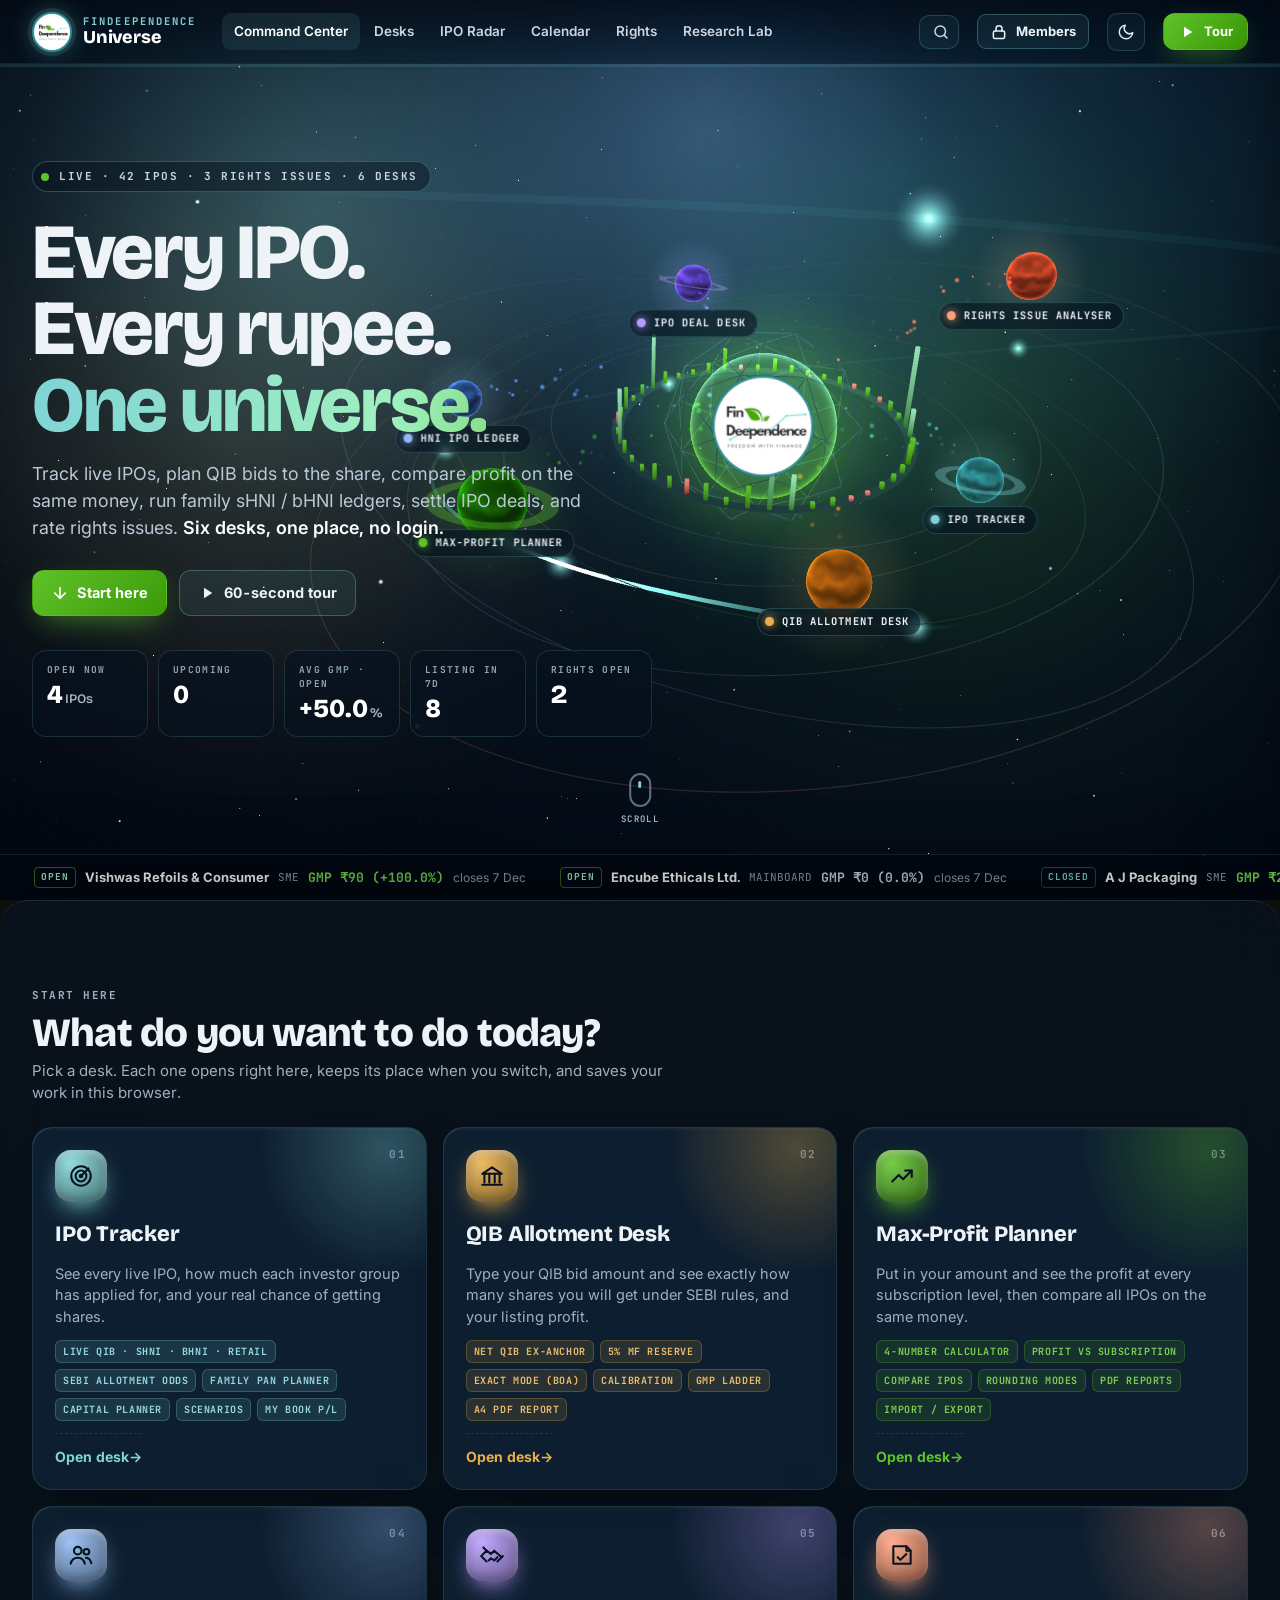
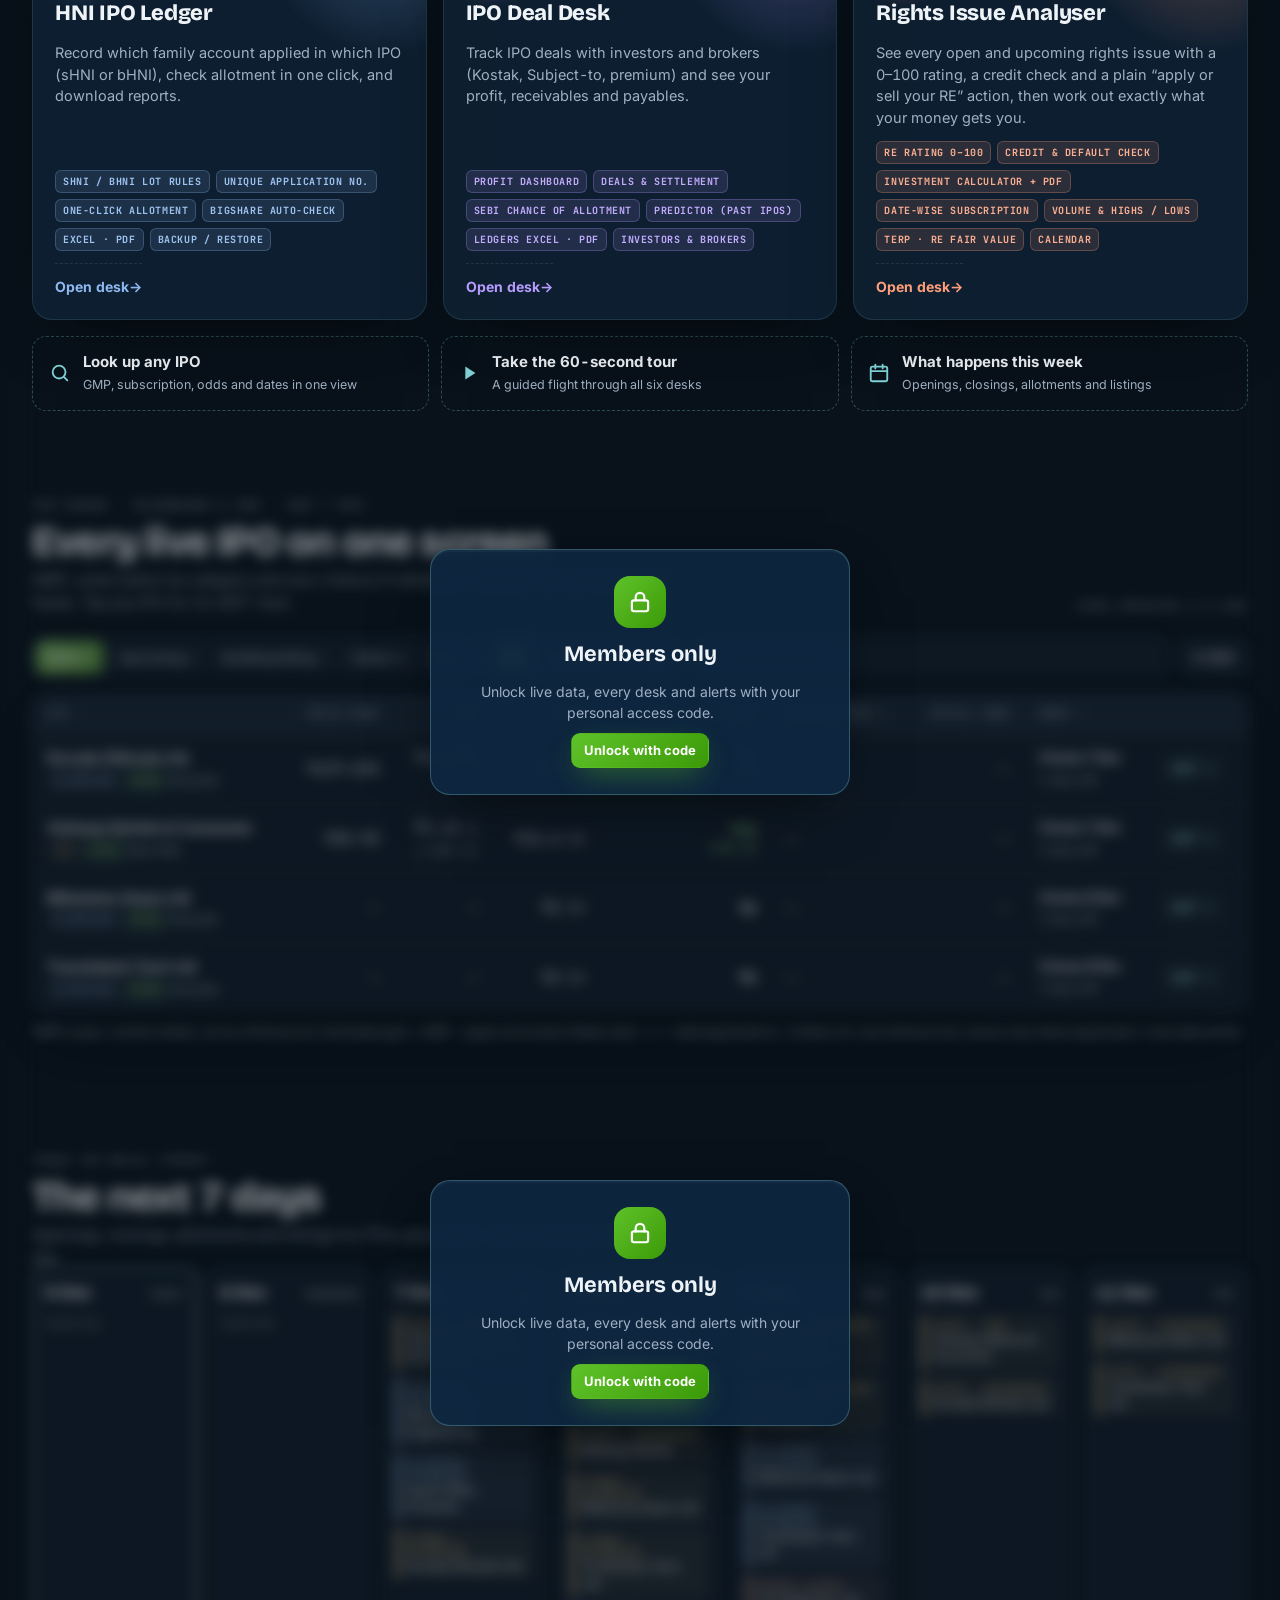
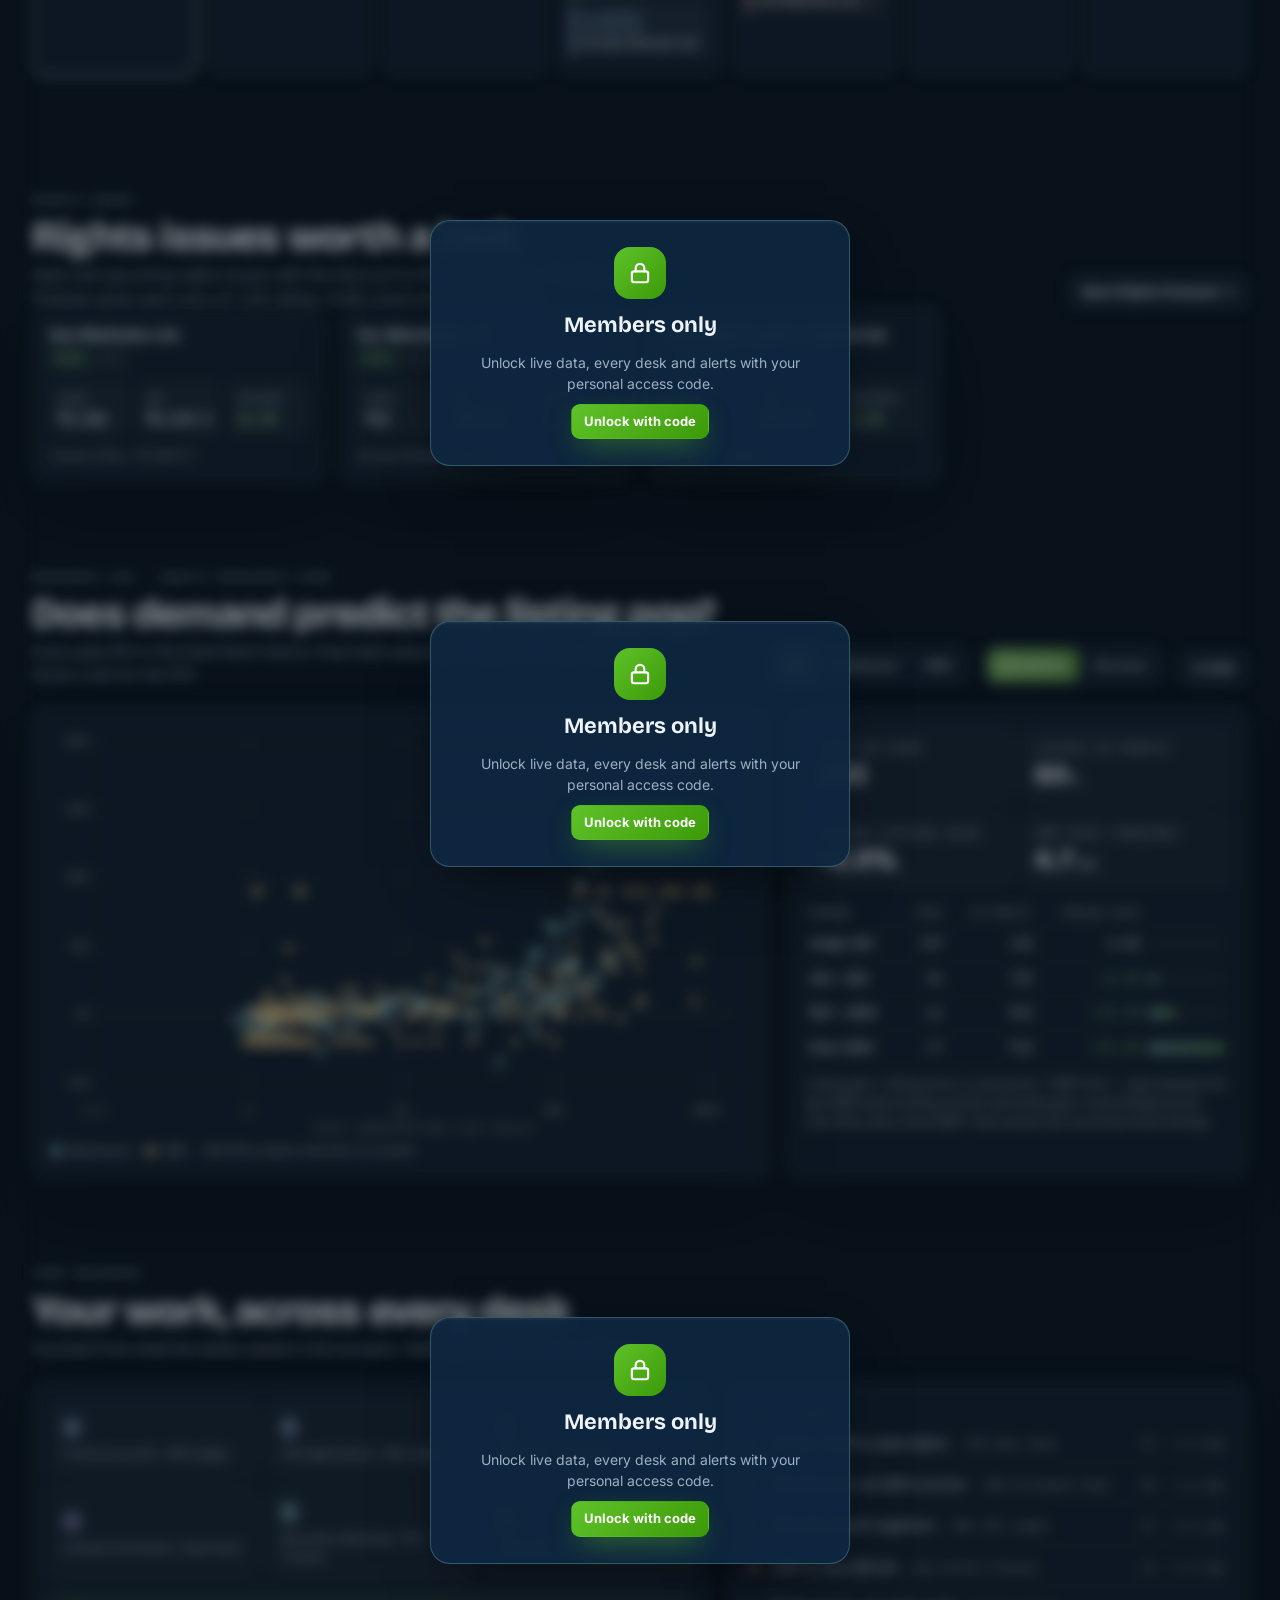
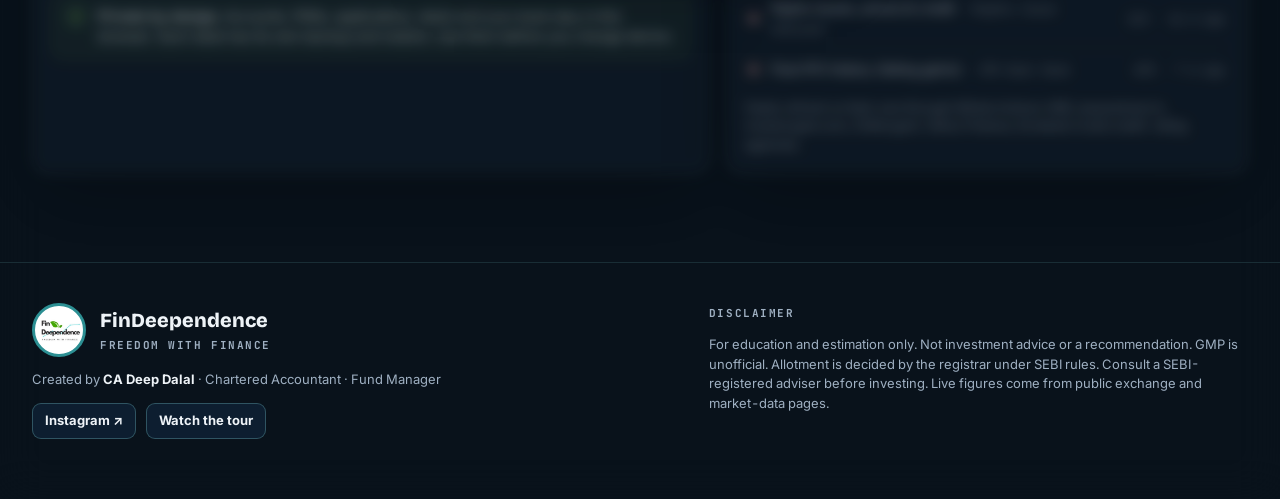
<file: index.html>
<!doctype html>
<html lang="en">
<head>
<meta charset="utf-8">
<meta name="viewport" content="width=device-width, initial-scale=1, viewport-fit=cover">
<title>FinDeependence Universe · CA Deep Dalal</title>
<meta name="description" content="FinDeependence Universe by CA Deep Dalal: one 3D command center for IPO tracking, QIB allotment, max-profit planning, HNI family ledgers, IPO deal P&L and rights-issue analysis.">
<meta name="theme-color" content="#06121F">
<meta property="og:title" content="FinDeependence Universe · CA Deep Dalal">
<meta property="og:description" content="Every IPO. Every rupee. One universe. Six institutional-grade desks in one app.">
<meta property="og:image" content="assets/logo.png">
<link rel="icon" href="assets/logo.png">
<link rel="apple-touch-icon" href="assets/logo.png">
<link rel="manifest" href="manifest.webmanifest">
<link rel="preconnect" href="https://fonts.googleapis.com">
<link rel="preconnect" href="https://fonts.gstatic.com" crossorigin>
<link rel="stylesheet" href="https://fonts.googleapis.com/css2?family=Bricolage+Grotesque:opsz,wght@12..96,600;12..96,800&family=Inter:wght@400;500;600;700&family=JetBrains+Mono:wght@500;700&display=swap">
<link rel="stylesheet" href="assets/universe.css">
<script src="apps/_universe/access.js"></script>
<script>try{var t=localStorage.getItem('fdu-theme');if(t==='light')document.documentElement.dataset.theme='light'}catch(e){}</script>
</head>
<body class="locked">

<div class="boot" id="boot" aria-hidden="true"><div class="in">
  <div class="badge"><img src="assets/logo.png" alt=""></div>
  <div class="t">ENTERING THE FINDEEPENDENCE UNIVERSE</div>
  <div class="bar"><i></i></div>
</div></div>

<canvas id="cosmos" aria-hidden="true"></canvas>
<div class="labels" id="labels"></div>

<header class="top">
  <div class="wrap">
    <a class="brand" href="#/" aria-label="FinDeependence Universe home">
      <span class="badge"><img src="assets/logo.png" alt="FinDeependence logo"></span>
      <span><span class="t1">FinDeependence</span><span class="t2">Universe</span></span>
    </a>
    <nav class="nav" aria-label="Sections">
      <a href="#/" data-nav="home">Command Center</a>
      <a href="#desks" data-nav="desks">Desks</a>
      <a href="#radar" data-nav="radar">IPO Radar</a>
      <a href="#calendar" data-nav="calendar">Calendar</a>
      <a href="#rights" data-nav="rights">Rights</a>
      <a href="#lab" data-nav="lab">Research Lab</a>
    </nav>
    <span class="sp"></span>
    <button class="kbtn" id="openPal" aria-label="Search everything"><svg viewBox="0 0 24 24" fill="none" stroke="currentColor" stroke-width="2" stroke-linecap="round"><circle cx="11" cy="11" r="7"/><path d="m20 20-3.5-3.5"/></svg><span class="t">Search IPOs, desks, actions…</span><kbd>Ctrl K</kbd></button>
    <span id="memberBox" class="member-box"></span>
    <button class="ibtn" id="themeBtn" aria-label="Switch light or dark theme" title="Light / dark"><svg viewBox="0 0 24 24" fill="none" stroke="currentColor" stroke-width="2" stroke-linecap="round"><path d="M21 12.8A9 9 0 1 1 11.2 3a7 7 0 0 0 9.8 9.8z"/></svg></button>
    <button class="btn primary tourbtn" id="tourBtn"><svg viewBox="0 0 24 24" fill="currentColor"><path d="M8 5v14l11-7z"/></svg><span>Tour</span></button>
  </div>
</header>

<section class="hero" id="top">
  <div class="wrap">
    <div class="hero-copy">
      <span class="kicker"><span class="dot"></span><span class="lbl" style="color:#C9D6E2" id="liveLine">Live · 6 desks · 1 universe</span></span>
      <h1>Every IPO. Every rupee.<br><span class="grad">One universe.</span></h1>
      <p class="sub">Track live IPOs, plan QIB bids to the share, compare profit on the same money, run family sHNI / bHNI ledgers, settle IPO deals, and rate rights issues. <b>Six desks, one place, no login.</b></p>
      <div class="cta">
        <a class="btn primary" href="#desks"><svg viewBox="0 0 24 24" fill="none" stroke="currentColor" stroke-width="2.2" stroke-linecap="round"><path d="M12 5v14M5 12l7 7 7-7"/></svg>Start here</a>
        <button class="btn ghost" id="heroTour"><svg viewBox="0 0 24 24" fill="currentColor"><path d="M8 5v14l11-7z"/></svg>60-second tour</button>
      </div>
      <div class="kpis" id="kpis" aria-live="polite"></div>
    </div>
  </div>
  <a class="scrollcue" href="#desks" aria-label="Scroll to the desks"><span></span><small class="lbl" style="font-size:9px">Scroll</small></a>
  <div class="ticker" id="ticker" aria-label="Live IPOs"><div class="track" id="tickerTrack"></div></div>
</section>

<main class="sheet" id="sheet">
  <div class="wrap">

    <section class="sec" id="desks">
      <div class="sec-h rv"><div><span class="lbl">Start here</span><h2>What do you want to do today?</h2><p>Pick a desk. Each one opens right here, keeps its place when you switch, and saves your work in this browser.</p></div></div>
      <div class="desks" id="deskGrid"></div>
      <div class="quick rv" id="quick"></div>
    </section>

    <section class="sec" id="radar">
      <div class="sec-h rv"><div><span class="lbl">IPO Radar · Mainboard &amp; SME · NSE / BSE</span><h2>Every live IPO on one screen</h2><p>GMP, subscription by category and your chance of allotment, merged from all desks' live feeds. Tap any IPO for its 360° view.</p></div><span class="sp"></span><span class="lbl" id="radarStamp"></span></div>
      <div class="toolbar">
        <div class="seg" id="stSeg" role="tablist" aria-label="Status"></div>
        <div class="seg" id="bdSeg" aria-label="Board">
          <button data-b="all" class="on">All</button><button data-b="Mainboard">Mainboard</button><button data-b="SME">SME</button>
        </div>
        <label class="search"><svg viewBox="0 0 24 24" fill="none" stroke="currentColor" stroke-width="2" stroke-linecap="round"><circle cx="11" cy="11" r="7"/><path d="m20 20-3.5-3.5"/></svg><input id="radarQ" type="search" placeholder="Search an IPO" aria-label="Search an IPO"></label>
        <button class="btn sm" data-export="radar" title="Download this view as CSV (members)">⬇ CSV</button>
      </div>
      <div class="panel tbl-wrap"><table class="radar" id="radarTbl"><thead><tr>
        <th data-sort="name">IPO</th><th class="r" data-sort="price">Price band</th><th class="r" data-sort="lotAmt">1 lot</th><th class="r" data-sort="sizeCr">Size</th>
        <th class="r" data-sort="gmpPct">GMP · est. gain</th><th data-sort="subTotal">Subscription ×</th><th class="r" data-sort="odds">Retail odds</th><th data-sort="key">When</th><th></th>
      </tr></thead><tbody></tbody></table></div>
      <div class="cards-m" id="radarCards"></div>
      <p class="note">GMP is grey-market chatter, not an official price. Estimated gain = GMP ÷ upper price band. Retail odds = 1 ÷ retail applications × (lottery for one minimum lot), shown only where application-wise data exists.</p>
    </section>

    <section class="sec" id="calendar">
      <div class="sec-h rv"><div><span class="lbl">Today on Dalal Street</span><h2>The next 7 days</h2><p>Openings, closings, allotments and listings for IPOs, plus rights-issue closings, day by day.</p></div></div>
      <div class="days" id="days"></div>
    </section>

    <section class="sec" id="rights">
      <div class="sec-h rv"><div><span class="lbl">Rights Radar</span><h2>Rights issues worth a look</h2><p>Open and upcoming rights issues with the discount to the market price. The Rights Analyser gives each one a 0–100 rating, credit check and a plain action.</p></div><span class="sp"></span><button class="btn sm" data-open="rights">Open Rights Analyser →</button></div>
      <div class="rgrid" id="rgrid"></div>
    </section>

    <section class="sec" id="lab">
      <div class="sec-h rv"><div><span class="lbl">Research Lab · equity-research view</span><h2 id="labTitle">Does demand predict the listing pop?</h2><p>Every past IPO in the Deal Desk history: final total subscription against listing-day gain. Hover a dot for the IPO.</p></div><span class="sp"></span>
        <div class="seg" id="labSeg"><button data-s="all" class="on">All</button><button data-s="Mainboard">Mainboard</button><button data-s="SME">SME</button></div>
        <div class="seg" id="labPer"><button data-p="12" class="on">12 months</button><button data-p="0">All years</button></div>
        <button class="btn sm" data-export="history" title="Download the full IPO history as CSV (members)">⬇ CSV</button>
      </div>
      <div class="lab">
        <div class="panel pad chart-box" id="scatter"><div class="empty">Loading 600+ past IPOs…</div></div>
        <div class="panel pad">
          <div class="stats" id="labStats"></div>
          <table class="bk" id="labBuckets"></table>
          <p class="note" id="labNote"></p>
        </div>
      </div>
    </section>

    <section class="sec" id="mine">
      <div class="sec-h rv"><div><span class="lbl">Your universe</span><h2>Your work, across every desk</h2><p>Counted from what the desks saved in this browser. Nothing here leaves your device.</p></div></div>
      <div class="mine">
        <div class="panel pad"><div class="mgrid" id="mgrid"></div>
          <div class="privacy"><svg viewBox="0 0 24 24" fill="none" stroke="currentColor" stroke-width="2" stroke-linecap="round" stroke-linejoin="round"><path d="M12 22s8-4 8-10V5l-8-3-8 3v7c0 6 8 10 8 10z"/><path d="m9 12 2 2 4-4"/></svg>
            <div><b>Private by design.</b> Accounts, PANs, applications, deals and your book stay in this browser. Each desk has its own backup and restore. Use them before you change device.</div></div>
        </div>
        <div class="panel pad"><span class="lbl">Data feeds</span><ul class="health" id="health"></ul>
          <p class="note">Feeds refresh on their own through GitHub Actions: NSE, ipopremium.in, investorgain.com, Chittorgarh, Yahoo Finance, Screener.in and credit-rating agencies.</p></div>
      </div>
    </section>
  </div>

  <footer class="foot">
    <div class="wrap">
      <div>
        <div class="fb"><span class="badge"><img src="assets/logo.png" alt=""></span><div><b>FinDeependence</b><span class="lbl">Freedom with Finance</span></div></div>
        <p>Created by <b style="color:var(--ink)">CA Deep Dalal</b> · Chartered Accountant · Fund Manager</p>
        <div class="links">
          <a class="btn sm" href="https://instagram.com/findeependence" target="_blank" rel="noopener">Instagram ↗</a>
          <button class="btn sm" id="footTour">Watch the tour</button>
        </div>
      </div>
      <div>
        <span class="lbl">Disclaimer</span>
        <p>For education and estimation only. Not investment advice or a recommendation. GMP is unofficial. Allotment is decided by the registrar under SEBI rules. Consult a SEBI-registered adviser before investing. Live figures come from public exchange and market-data pages.</p>
      </div>
    </div>
  </footer>
</main>

<!-- module host -->
<div class="deck" id="deck" aria-hidden="true">
  <nav class="dock" id="dock" aria-label="Desks"></nav>
  <div class="stage">
    <div class="stage-bar" id="stageBar"></div>
    <div class="frames" id="frames"></div>
  </div>
</div>

<!-- IPO 360 -->
<div class="scrim" id="scrim"></div>
<aside class="drawer" id="drawer" aria-hidden="true" aria-label="IPO 360° view"></aside>

<!-- command palette -->
<div class="pal" id="pal" hidden role="dialog" aria-modal="true" aria-label="Search">
  <div class="pal-box">
    <div class="pal-in"><svg viewBox="0 0 24 24" fill="none" stroke="currentColor" stroke-width="2" stroke-linecap="round"><circle cx="11" cy="11" r="7"/><path d="m20 20-3.5-3.5"/></svg><input id="palQ" placeholder="Type an IPO, a desk or an action…" autocomplete="off" aria-label="Search"><kbd>Esc</kbd></div>
    <div class="pal-list" id="palList" role="listbox"></div>
    <div class="pal-foot"><span><kbd>↑</kbd> <kbd>↓</kbd> move</span><span><kbd>Enter</kbd> open</span><span><kbd>Esc</kbd> close</span></div>
  </div>
</div>

<!-- pitch tour -->
<div class="tour" id="tour" aria-live="polite">
  <div class="prog"><i id="tourProg"></i></div>
  <div class="card" id="tourCard"></div>
</div>

<div class="toast" id="toast" role="status"></div>
<div class="cosmos-fallback" id="fallback" hidden></div>

<script type="module" src="assets/universe.js"></script>
</body>
</html>
</file>
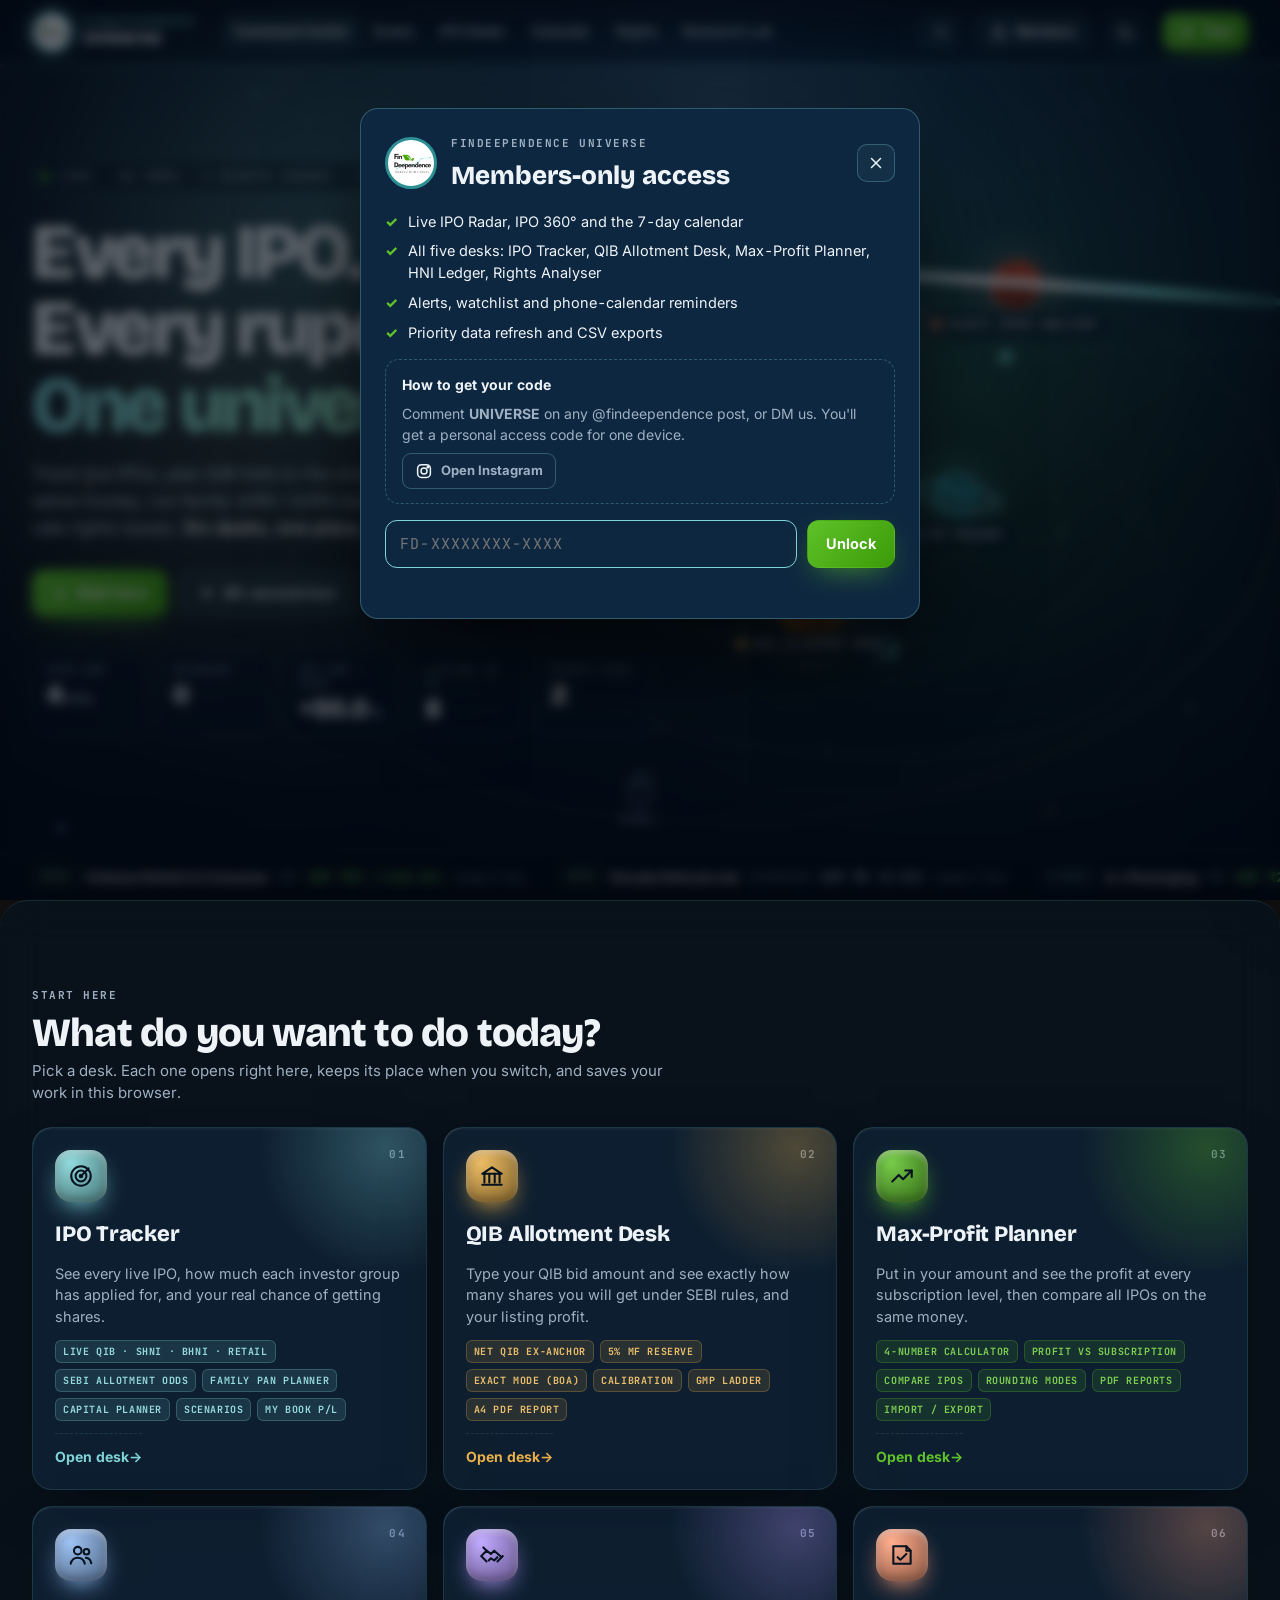
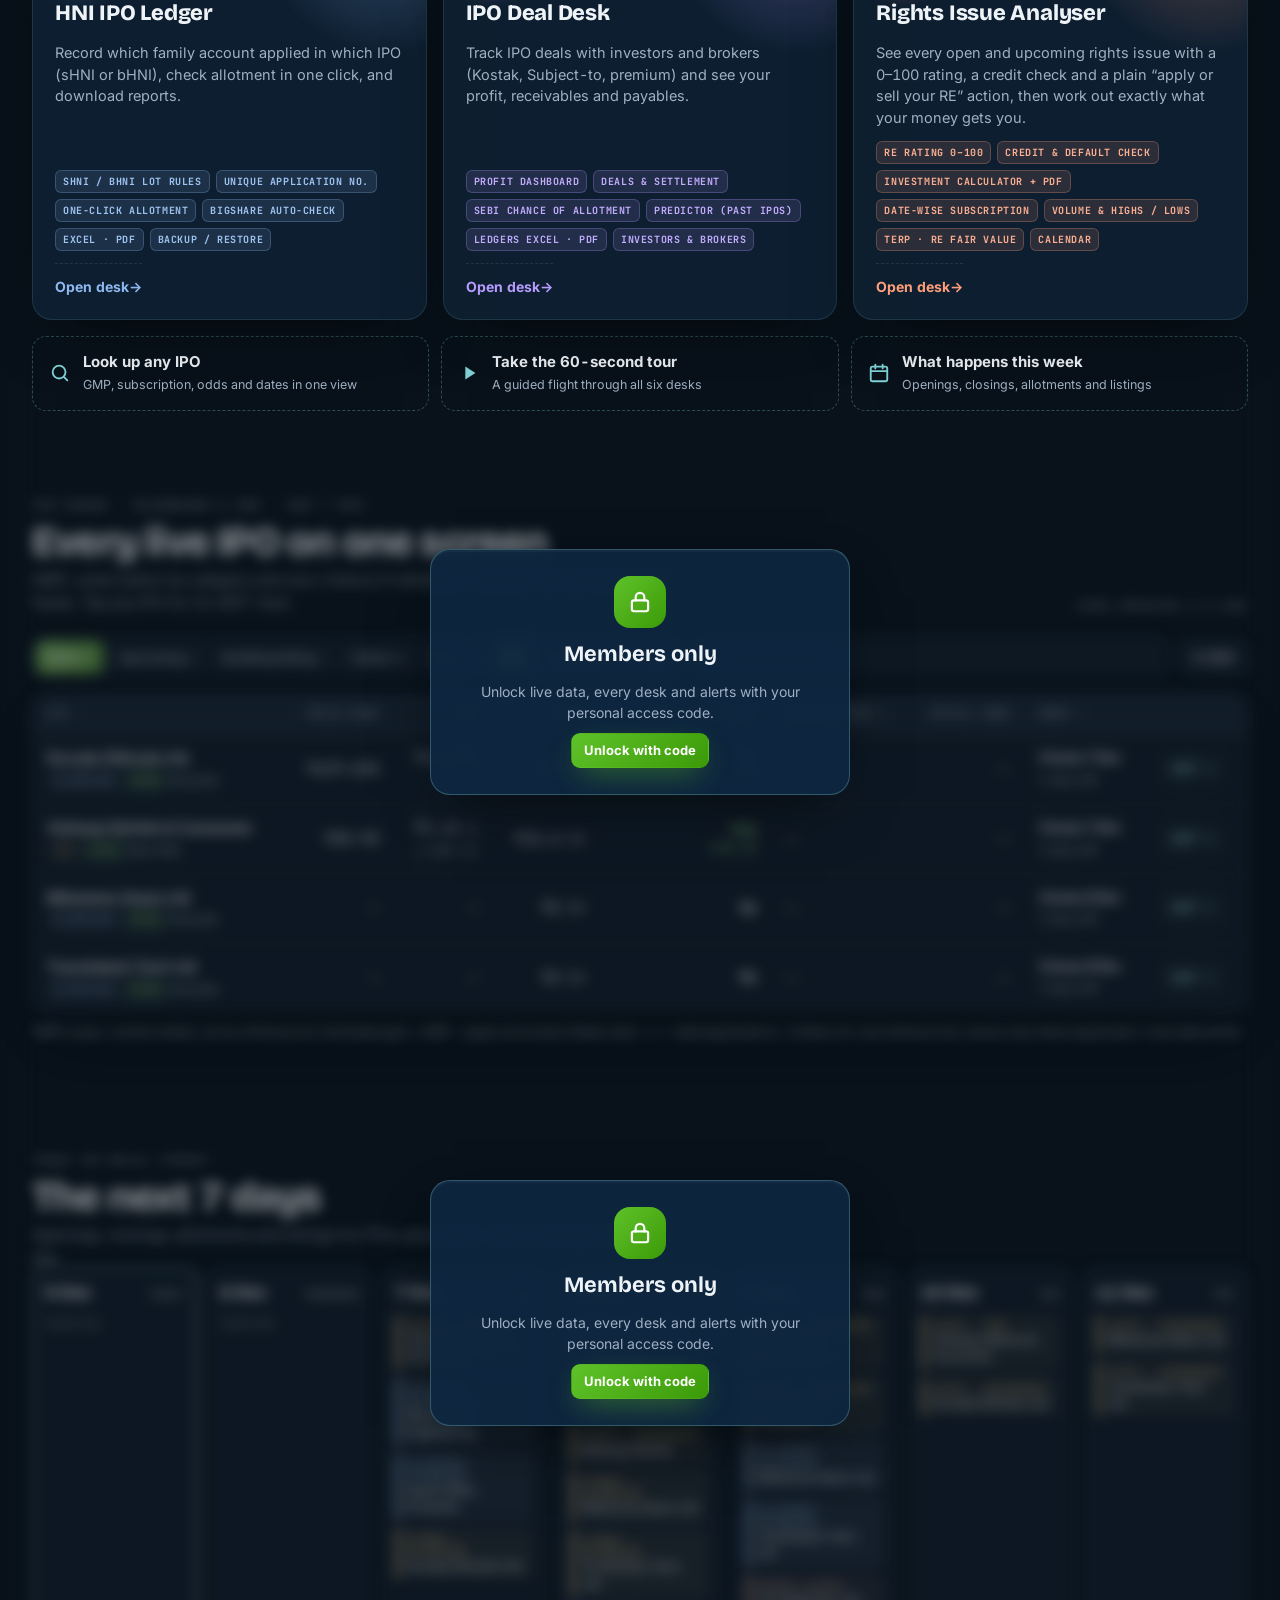
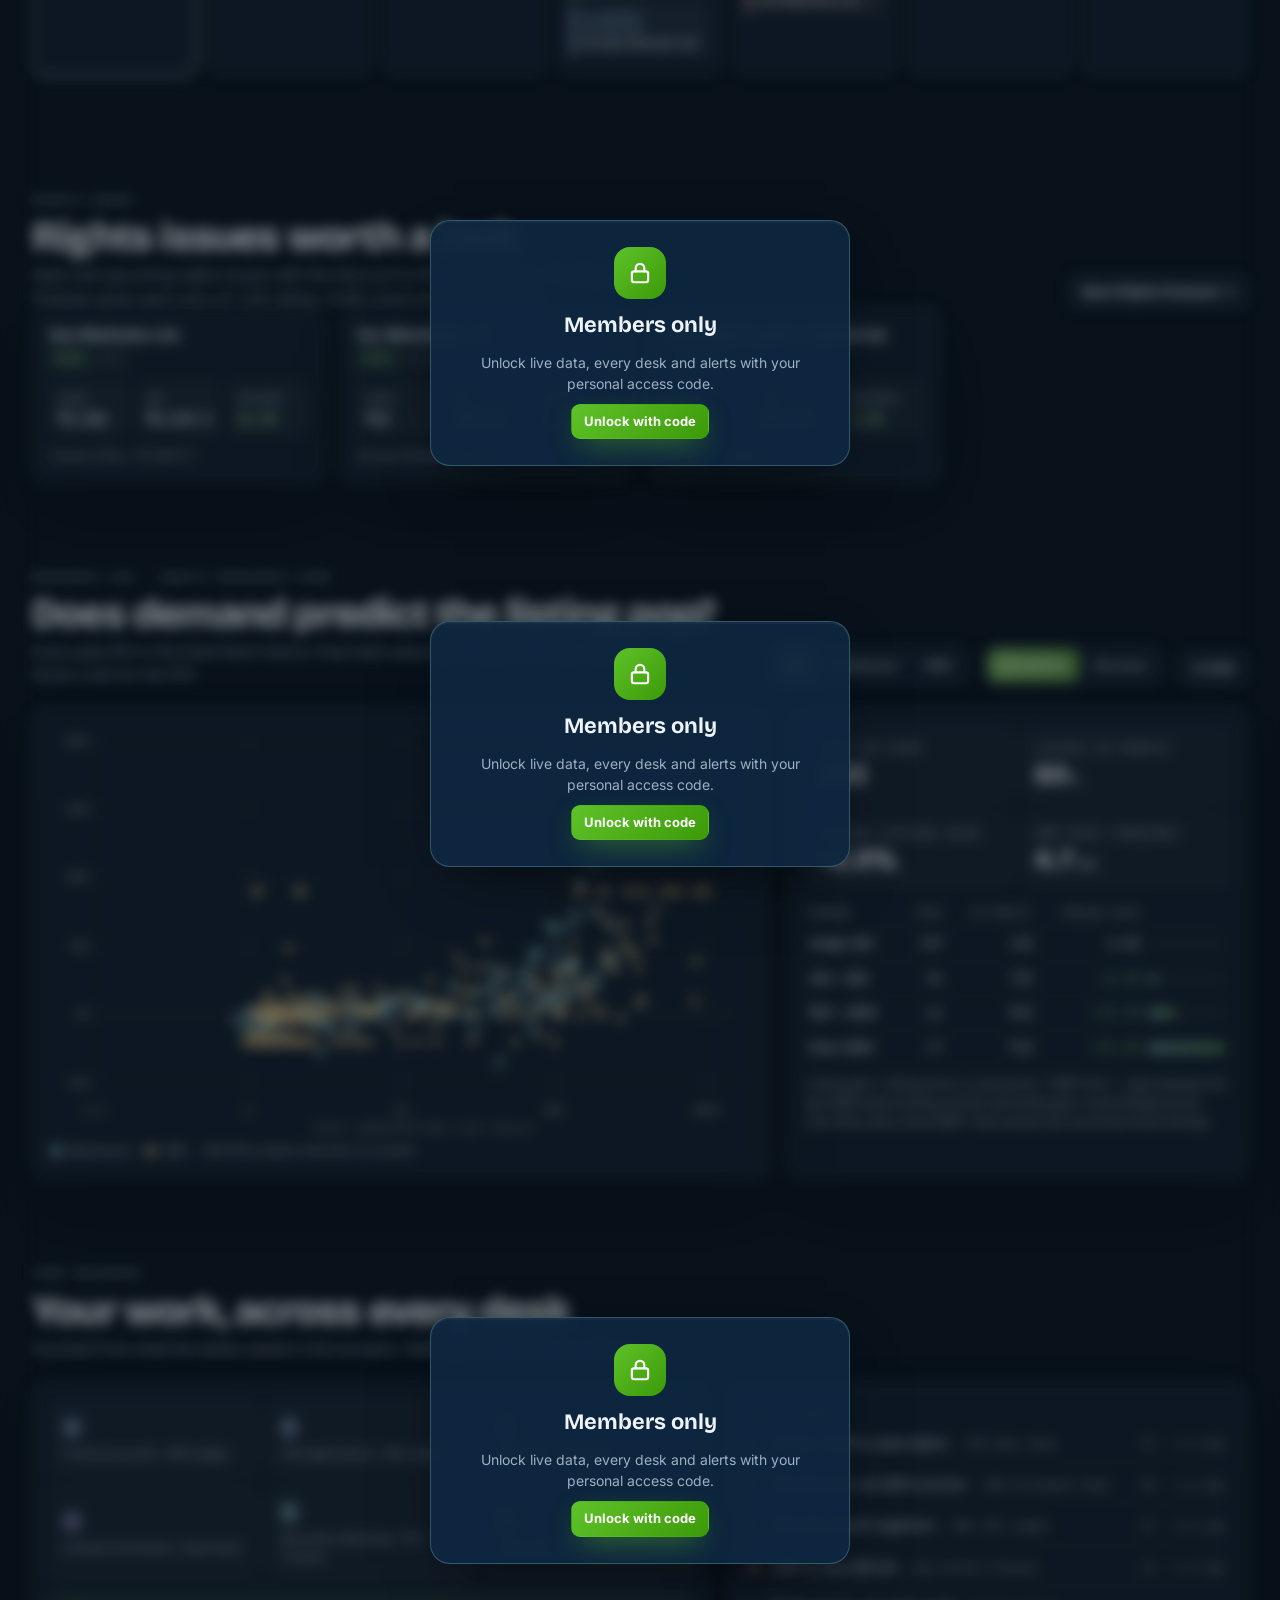
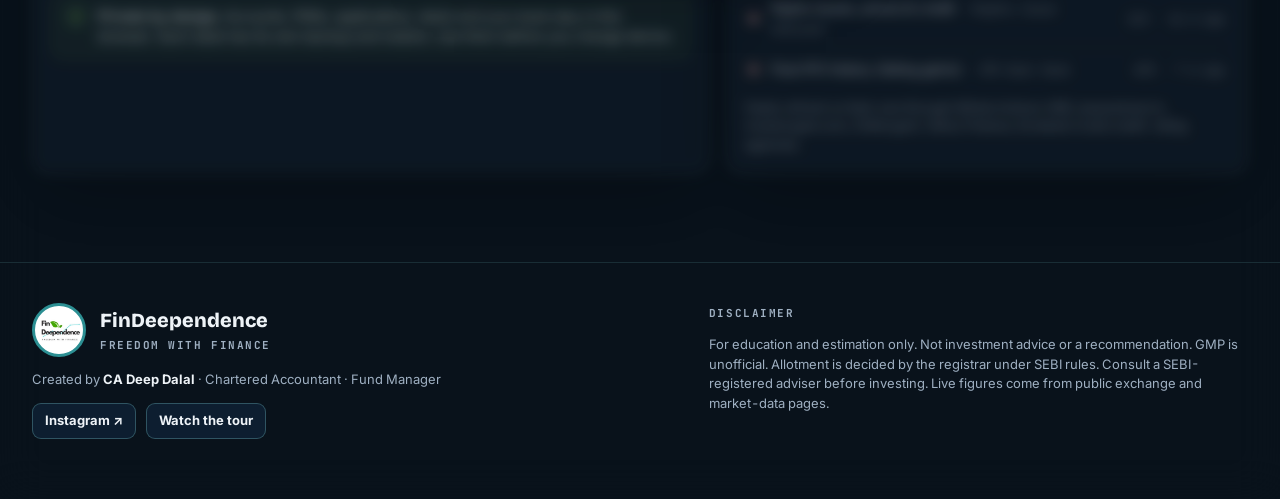
<file: apps/rights/index.html>
<!DOCTYPE html>
<html lang="en">
<head>
<meta charset="UTF-8">
<meta name="viewport" content="width=device-width,initial-scale=1">
<title>FinDeependence — Live Rights Issue Tracker</title>
<meta name="description" content="Live tracker for open & upcoming rights issues in India: dates, entitlement ratio, issue price, date-wise subscription, trading volume averages and highs/lows. Created by CA Deep Dalal.">
<link rel="icon" href="logo.png">
<link rel="preconnect" href="https://fonts.googleapis.com">
<link href="https://fonts.googleapis.com/css2?family=Inter:wght@400;500;600;700;800&display=swap" rel="stylesheet">
<style>
:root{
  --green:#1fa463; --green-dark:#157a49; --teal:#35c4d7; --teal-soft:#e4f7fa;
  --ink:#1f2430; --muted:#6b7280; --bg:#f4f8f6; --card:#ffffff; --line:#e5eae8;
  --amber:#d97706; --red:#dc2626; --blue:#2563eb; --violet:#6d28d9;
}
*{box-sizing:border-box;margin:0;padding:0}
body{font-family:'Inter',system-ui,sans-serif;background:var(--bg);color:var(--ink);min-height:100vh}
a{color:var(--green-dark);text-decoration:none}
header{background:var(--ink);color:#fff;padding:12px 20px;position:sticky;top:0;z-index:50;box-shadow:0 2px 12px rgba(0,0,0,.18)}
.hwrap{max-width:1180px;margin:0 auto;display:flex;align-items:center;gap:14px;flex-wrap:wrap}
.hwrap img{width:50px;height:50px;border-radius:50%;background:#fff}
.brand h1{font-size:1.12rem;font-weight:800}
.brand h1 span{color:var(--teal)}
.brand p{font-size:.68rem;letter-spacing:2.5px;color:#cbd5d1;text-transform:uppercase;margin-top:2px}
.creator{margin-left:auto;text-align:right}
.creator .by{font-size:.66rem;color:#9aa5a0;text-transform:uppercase;letter-spacing:1.5px}
.creator .nm{font-size:.9rem;font-weight:700;color:#fff}
.creator .nm b{color:var(--teal)}
.toolbar{max-width:1180px;margin:16px auto 0;padding:0 20px;display:flex;gap:10px;flex-wrap:wrap;align-items:center}
.tabs{display:flex;gap:6px;background:#fff;border:1px solid var(--line);border-radius:12px;padding:4px;flex-wrap:wrap}
.tab{border:none;background:transparent;padding:8px 14px;border-radius:9px;font-family:inherit;font-size:.83rem;font-weight:600;color:var(--muted);cursor:pointer}
.tab.active{background:var(--green);color:#fff}
.tab .cnt{font-size:.68rem;opacity:.8;margin-left:3px}
#search{flex:1;min-width:150px;padding:10px 14px;border:1px solid var(--line);border-radius:12px;font-family:inherit;font-size:.85rem;background:#fff;outline:none}
#search:focus{border-color:var(--teal)}
#refreshBtn{border:1px solid #c9edf3;background:var(--teal-soft);color:#0e7490;padding:10px 14px;border-radius:12px;font-family:inherit;font-weight:700;font-size:.8rem;cursor:pointer}
#stamp{font-size:.7rem;color:var(--muted)}
.live-dot{display:inline-block;width:7px;height:7px;border-radius:50%;background:var(--green);margin-right:5px;animation:pulse 1.6s infinite}
@keyframes pulse{50%{opacity:.25}}
main{max-width:1180px;margin:14px auto 40px;padding:0 20px}
.grid{display:grid;grid-template-columns:repeat(auto-fill,minmax(340px,1fr));gap:16px}
@media(max-width:400px){.grid{grid-template-columns:1fr}}
.note{background:#fff;border:1px dashed var(--line);border-radius:14px;padding:26px;text-align:center;color:var(--muted);font-size:.9rem;grid-column:1/-1}
.err{grid-column:1/-1;background:#fef2f2;border:1px solid #fecaca;color:#991b1b;border-radius:12px;padding:16px;font-size:.85rem;text-align:center}
.loading{display:flex;justify-content:center;padding:60px;grid-column:1/-1}
.spin{width:38px;height:38px;border:4px solid var(--line);border-top-color:var(--green);border-radius:50%;animation:sp 1s linear infinite}
@keyframes sp{to{transform:rotate(360deg)}}
/* Card */
.card{background:var(--card);border:1px solid var(--line);border-radius:16px;padding:16px;display:flex;flex-direction:column;gap:11px;box-shadow:0 1px 4px rgba(31,36,48,.05);min-width:0}
.card-top{display:flex;align-items:flex-start;gap:10px}
.clogo{width:40px;height:40px;border-radius:8px;object-fit:contain;background:#fff;border:1px solid var(--line);flex-shrink:0}
.card h3{font-size:.98rem;font-weight:700;line-height:1.25}
.card .sym{font-size:.68rem;color:var(--muted);margin-top:2px}
.badges{margin-left:auto;display:flex;gap:5px;flex-shrink:0;flex-direction:column;align-items:flex-end}
.pill{font-size:.6rem;font-weight:700;padding:3px 8px;border-radius:99px;letter-spacing:.4px;text-transform:uppercase;white-space:nowrap}
.p-open{background:#dcfce7;color:#15803d}.p-up{background:#e0f2fe;color:#0369a1}
.p-close{background:#f3f4f6;color:#4b5563}.p-ren{background:#fef3c7;color:#92400e}
.p-x{background:#eef2ff;color:#4338ca}
.facts{display:grid;grid-template-columns:1fr 1fr 1fr;gap:7px}
.fact{background:var(--bg);border-radius:10px;padding:7px 9px;min-width:0}
.fact .k{font-size:.6rem;color:var(--muted);text-transform:uppercase;letter-spacing:.5px}
.fact .v{font-size:.83rem;font-weight:700;margin-top:2px;overflow-wrap:anywhere}
.fact .v small{font-weight:500;color:var(--muted);font-size:.68rem}
.pos{color:var(--green-dark)}.neg{color:var(--red)}
.dates{display:flex;justify-content:space-between;font-size:.7rem;color:var(--muted);background:var(--teal-soft);border-radius:10px;padding:7px 11px;flex-wrap:wrap;gap:6px}
.dates b{display:block;color:var(--ink);font-size:.76rem}
.subs h4{font-size:.7rem;text-transform:uppercase;letter-spacing:1px;color:var(--muted);margin-bottom:5px;display:flex;justify-content:space-between}
.subs h4 .tot{color:var(--ink);font-weight:800;font-size:.78rem;text-transform:none;letter-spacing:0}
.bar{height:7px;background:#edf1ef;border-radius:99px;overflow:hidden}
.bar i{display:block;height:100%;border-radius:99px;background:linear-gradient(90deg,var(--teal),var(--green))}
.bar i.under{background:#fca5a5}
.subs .meta{font-size:.64rem;color:var(--muted);margin-top:4px}
.mini{display:grid;grid-template-columns:repeat(4,1fr);gap:6px}
.mini .fact{padding:6px 7px}
.mini .fact .v{font-size:.74rem}
/* Verdict strip */
.verdict{display:flex;align-items:center;gap:10px;border-radius:12px;padding:9px 12px}
.v-hi{background:linear-gradient(135deg,#ecfdf3,#e4f7fa);border:1px solid #bbf7d0}
.v-mid{background:#fffbeb;border:1px solid #fde68a}
.v-lo{background:#fef2f2;border:1px solid #fecaca}
.v-na{background:var(--bg);border:1px solid var(--line)}
.vscore{font-size:1.05rem;font-weight:800;min-width:62px;text-align:center;border-radius:10px;padding:4px 6px;background:#fff}
.v-hi .vscore{color:var(--green-dark)}.v-mid .vscore{color:var(--amber)}.v-lo .vscore{color:var(--red)}.v-na .vscore{color:var(--muted)}
.vtxt .vt{font-size:.78rem;font-weight:800}
.vtxt .vs{font-size:.66rem;color:var(--muted)}
.card-actions{display:flex;gap:8px;margin-top:auto}
.btn{flex:1;border:none;border-radius:10px;padding:9px 8px;font-family:inherit;font-size:.76rem;font-weight:700;cursor:pointer;text-align:center}
.btn-detail{background:var(--ink);color:#fff}
.btn-alt{background:#ede9fe;color:var(--violet)}
/* Detail overlay */
.dov{position:fixed;inset:0;background:rgba(15,20,25,.6);display:none;z-index:100;overflow-y:auto;padding:18px 12px}
.dov.show{display:block}
.dpanel{background:var(--bg);border-radius:18px;max-width:920px;margin:0 auto;overflow:hidden}
.dhead{background:var(--ink);color:#fff;padding:16px 20px;display:flex;gap:14px;align-items:center;position:sticky;top:0;z-index:5}
.dhead img.cl{width:52px;height:52px;border-radius:10px;background:#fff;object-fit:contain;flex-shrink:0}
.dhead h2{font-size:1.1rem}
.dhead .sub{font-size:.72rem;color:#cbd5d1;margin-top:2px}
.dclose{margin-left:auto;border:none;background:rgba(255,255,255,.12);color:#fff;width:34px;height:34px;border-radius:9px;font-size:1.05rem;cursor:pointer;flex-shrink:0}
.dbody{padding:16px 20px 26px;display:flex;flex-direction:column;gap:14px}
@media(max-width:640px){.dbody{padding:12px 12px 22px}.dhead{padding:12px 14px}}
.sect{background:#fff;border:1px solid var(--line);border-radius:14px;padding:14px 16px;min-width:0}
.sect>h3{font-size:.72rem;text-transform:uppercase;letter-spacing:1.2px;color:var(--muted);margin-bottom:10px;display:flex;justify-content:space-between;align-items:center;gap:8px;flex-wrap:wrap}
.sect>h3 .rt{font-size:.68rem;text-transform:none;letter-spacing:0;font-weight:600}
.kgrid{display:grid;grid-template-columns:repeat(auto-fill,minmax(150px,1fr));gap:8px}
.kgrid .fact .v{font-size:.88rem}
.tw{overflow-x:auto}
table.ft{width:100%;border-collapse:collapse;font-size:.78rem}
table.ft th{background:var(--bg);text-align:left;padding:7px 9px;font-size:.66rem;text-transform:uppercase;letter-spacing:.5px;color:var(--muted);white-space:nowrap}
table.ft td{padding:7px 9px;border-top:1px solid var(--line);white-space:nowrap}
table.ft td:not(:first-child),table.ft th:not(:first-child){text-align:right}
table.ft tr.hl td{background:#eafaf1}
.seg{display:inline-flex;gap:4px;background:var(--bg);border-radius:9px;padding:3px}
.seg button{border:none;background:transparent;padding:5px 10px;border-radius:7px;font-family:inherit;font-size:.7rem;font-weight:700;color:var(--muted);cursor:pointer}
.seg button.active{background:var(--ink);color:#fff}
.chart{width:100%;height:auto;display:block}
.chart text{font-family:Inter,sans-serif;font-size:10px;fill:var(--muted)}
.ctip{font-size:.72rem;color:var(--muted);margin-top:6px;min-height:18px}
.reasons{list-style:none;display:flex;flex-direction:column;gap:5px}
.reasons li{font-size:.78rem;padding-left:20px;position:relative;line-height:1.45}
.reasons li.g::before{content:"▲";color:var(--green-dark);position:absolute;left:0;font-size:.7rem}
.reasons li.b::before{content:"▼";color:var(--red);position:absolute;left:0;font-size:.7rem}
.reasons li.n::before{content:"•";color:var(--muted);position:absolute;left:0}
.calcgrid{display:grid;grid-template-columns:1fr 1fr;gap:10px}
@media(max-width:640px){.calcgrid{grid-template-columns:1fr}.facts{grid-template-columns:1fr 1fr}.mini{grid-template-columns:1fr 1fr}.creator{display:none}.hwrap img{width:38px;height:38px}.brand p{display:none}header{padding:10px 16px}.toolbar,main{padding:0 16px}}
.calc label{font-size:.66rem;font-weight:700;text-transform:uppercase;letter-spacing:.8px;color:var(--muted);display:block;margin:9px 0 4px}
.calc input{width:100%;padding:9px 11px;border:1px solid var(--line);border-radius:10px;font-family:inherit;font-size:.88rem;background:#fff}
.cres{background:var(--teal-soft);border-radius:12px;padding:12px;margin-top:10px}
.cres .pct{font-size:1.3rem;font-weight:800;color:#0e7490}
.cres .expl{font-size:.76rem;margin-top:5px;line-height:1.6}
.links{display:flex;gap:8px;flex-wrap:wrap}
.links a{font-size:.76rem;font-weight:700;background:var(--bg);border:1px solid var(--line);border-radius:9px;padding:8px 12px}
.small{font-size:.68rem;color:var(--muted);margin-top:8px;line-height:1.5}
/* Calendar */
.calwrap{grid-column:1/-1;display:flex;flex-direction:column;gap:10px}
.cday{background:#fff;border:1px solid var(--line);border-radius:12px;padding:10px 14px;display:flex;gap:12px;align-items:flex-start}
.cday.today{border-color:var(--teal);box-shadow:0 0 0 2px var(--teal-soft)}
.cday .dt{min-width:64px;text-align:center;background:var(--bg);border-radius:9px;padding:6px 4px}
.cday .dt .dd{font-size:1.1rem;font-weight:800}
.cday .dt .dm{font-size:.62rem;color:var(--muted);text-transform:uppercase}
.cday .evl{flex:1;display:flex;flex-direction:column;gap:4px;min-width:0}
.cday .ev{font-size:.76rem;display:flex;gap:6px;align-items:baseline;flex-wrap:wrap}
.tagx{font-size:.6rem;font-weight:800;padding:2px 7px;border-radius:99px;text-transform:uppercase;white-space:nowrap}
.tg-rec{background:#e0f2fe;color:#0369a1}.tg-open{background:#dcfce7;color:#15803d}.tg-close{background:#fee2e2;color:#b91c1c}
.tg-ren{background:#fef3c7;color:#92400e}.tg-allot{background:#ede9fe;color:#6d28d9}.tg-buy{background:#f3f4f6;color:#374151}
.cday .ev b{cursor:pointer}
/* Wide table views */
.widewrap{grid-column:1/-1;background:#fff;border:1px solid var(--line);border-radius:14px;overflow-x:auto}
.widewrap table.ft td:first-child{white-space:normal;min-width:170px}
.widewrap table.ft td b{cursor:pointer}
.cr-ig{background:#dcfce7;color:#15803d}.cr-sub{background:#fef3c7;color:#92400e}.cr-bad{background:#fee2e2;color:#b91c1c}.cr-na{background:#f3f4f6;color:#4b5563}
/* ticker chips, hero prices, key row */
.tickers{display:flex;gap:6px;flex-wrap:wrap}
.tk{font-size:.74rem;font-weight:800;color:#111827;background:#eef2f7;border:1px solid #d5dde8;border-radius:8px;padding:3px 8px;letter-spacing:.2px}
.tk span{font-weight:600;color:#4b5563;margin-right:3px}
.tk.re{background:#fff7ed;border-color:#fed7aa}
.hero{display:grid;grid-template-columns:repeat(3,1fr);gap:8px}
.hp{border-radius:12px;padding:9px 10px;border:1px solid var(--line);min-width:0}
.hp .k{font-size:.62rem;font-weight:800;text-transform:uppercase;letter-spacing:.6px;color:#374151}
.hp .v{font-size:1.22rem;font-weight:800;color:#0b0f19;margin-top:2px;line-height:1.15;overflow-wrap:anywhere}
.hp .s{font-size:.68rem;font-weight:700;margin-top:2px;color:#374151}
.hp.cmp{background:#ecfeff;border-color:#a5f3fc}.hp.iss{background:#f5f3ff;border-color:#ddd6fe}.hp.re{background:#fff7ed;border-color:#fed7aa}
.keyrow{display:grid;grid-template-columns:repeat(3,1fr);gap:8px;background:#0f172a;border-radius:12px;padding:9px 10px}
.keyrow .k{font-size:.6rem;font-weight:700;text-transform:uppercase;letter-spacing:.6px;color:#94a3b8}
.keyrow .v{font-size:.98rem;font-weight:800;color:#fff;margin-top:2px}
.keyrow .v small{font-size:.62rem;font-weight:600;color:#cbd5e1}
@media(max-width:400px){.hp .v{font-size:1.05rem}.keyrow .v{font-size:.88rem}}
/* eye-catching scorecard */
table.sc{border-collapse:separate;border-spacing:0;border-radius:12px;overflow:hidden;border:1px solid #1f2937}
table.sc th{background:#0f172a;color:#fff;font-size:.68rem;letter-spacing:.6px}
table.sc td{color:#0b0f19;font-weight:600;font-size:.8rem;background:#fff}
table.sc tr:nth-child(even) td{background:#f8fafc}
table.sc td.wrap{color:#1f2937;font-weight:500}
table.sc .ptsv{display:inline-block;min-width:54px;text-align:center;font-weight:800;border-radius:8px;padding:3px 7px;font-size:.78rem}
.pt-hi{background:#dcfce7;color:#14532d}.pt-mid{background:#fef3c7;color:#78350f}.pt-lo{background:#fee2e2;color:#7f1d1d}
table.sc .pbar2{height:6px;border-radius:99px;background:#e5e7eb;margin-top:5px;overflow:hidden}
table.sc .pbar2 i{display:block;height:100%;border-radius:99px}
table.sc tr.tot td{background:#0f172a;color:#fff;font-size:.92rem;font-weight:800}
table.sc tr.tot td.wrap{color:#e2e8f0}
.sc-head{display:flex;align-items:center;gap:12px;background:linear-gradient(135deg,#0f172a,#1e293b);color:#fff;border-radius:12px;padding:12px 14px;margin:14px 0 8px}
.sc-head .big{font-size:1.9rem;font-weight:800;line-height:1}
.sc-head .big small{font-size:.8rem;color:#94a3b8}
.sc-head .lbl{font-size:.95rem;font-weight:800}
.sc-head .lbl div{font-size:.7rem;color:#cbd5e1;font-weight:600;margin-top:2px}
/* shareholding */
.shpbar{display:flex;height:16px;border-radius:99px;overflow:hidden;margin:6px 0 10px}
.shpbar i{display:block;height:100%}
.shplg{display:flex;gap:10px;flex-wrap:wrap;font-size:.72rem;font-weight:700;color:#1f2937}
.shplg b{display:inline-block;width:10px;height:10px;border-radius:3px;margin-right:4px;vertical-align:-1px}
/* investment calculator */
.calc2 .amtrow{background:linear-gradient(135deg,#0f172a,#1e293b);border-radius:12px;padding:12px 14px;color:#fff}
.calc2 .amtrow label{font-size:.7rem;font-weight:800;text-transform:uppercase;letter-spacing:.8px;color:#cbd5e1;display:block;margin-bottom:6px}
.calc2 #ic-amt{width:100%;font:800 1.35rem Inter,system-ui,sans-serif;padding:10px 12px;border-radius:10px;border:2px solid var(--teal);background:#fff;color:#0b0f19}
.calc2 .chips{display:flex;gap:6px;flex-wrap:wrap;margin-top:8px}
.calc2 .chips button{border:1px solid #334155;background:#1e293b;color:#e2e8f0;border-radius:99px;padding:5px 11px;font:700 .76rem Inter,sans-serif;cursor:pointer}
.calc2 .chips button:hover{background:var(--green);border-color:var(--green)}
.calc2 .amtwords{font-size:.74rem;color:#5eead4;margin-top:6px;min-height:1em;font-weight:700}
.calc2 details.adv{margin-top:10px;border:1px solid var(--line);border-radius:12px;padding:10px 12px}
.calc2 details.adv summary{cursor:pointer;font-weight:800;font-size:.8rem}
.calc2 .cgrid{display:grid;grid-template-columns:repeat(auto-fill,minmax(180px,1fr));gap:8px;margin-top:10px}
.calc2 .cf{display:flex;flex-direction:column;gap:3px;font-size:.66rem;font-weight:700;color:#374151;text-transform:none;letter-spacing:0;margin:0}
.calc2 .cf input[type=number]{padding:7px 9px;border:1px solid #cbd5e1;border-radius:8px;font:700 .9rem Inter,sans-serif;color:#0b0f19;background:#f8fafc;width:100%}
.calc2 .cf small{font-weight:500;color:var(--muted);font-size:.62rem}
.calc2 .cf.chk{flex-direction:row;align-items:center;gap:8px;font-size:.76rem;grid-column:1/-1}
.calc2 .reset{margin-top:8px;border:1px solid var(--line);background:var(--bg);border-radius:8px;padding:6px 10px;font:700 .72rem Inter,sans-serif;cursor:pointer}
.kpis{display:grid;grid-template-columns:repeat(4,1fr);gap:8px;margin-top:12px}
@media(max-width:640px){.kpis{grid-template-columns:1fr 1fr}}
.kp{border-radius:12px;padding:10px 12px;background:#f1f5f9;border:1px solid #e2e8f0;min-width:0}
.kp .k{font-size:.62rem;font-weight:800;text-transform:uppercase;letter-spacing:.6px;color:#475569}
.kp .v{font-size:1.25rem;font-weight:800;color:#0b0f19;margin-top:3px;overflow-wrap:anywhere}
.kp .s{font-size:.68rem;font-weight:600;color:#475569;margin-top:2px}
.kp.good{background:#ecfdf3;border-color:#bbf7d0}.kp.good .v{color:#15803d}
.kp.bad{background:#fef2f2;border-color:#fecaca}.kp.bad .v{color:#b91c1c}
.h4{font-size:.8rem;margin:14px 0 6px;color:#0b0f19}
.steps2{list-style:none;counter-reset:st;display:flex;flex-direction:column;gap:6px}
.steps2 li{counter-increment:st;position:relative;padding:8px 10px 8px 38px;background:#f8fafc;border:1px solid #e2e8f0;border-radius:10px}
.steps2 li::before{content:counter(st);position:absolute;left:9px;top:8px;width:20px;height:20px;border-radius:50%;background:#0f172a;color:#fff;font-size:.68rem;font-weight:800;display:flex;align-items:center;justify-content:center}
.steps2 .st{font-size:.8rem;font-weight:800;color:#0b0f19;display:flex;justify-content:space-between;gap:8px}
.steps2 .st span{white-space:nowrap}
.steps2 .sx{font-size:.76rem;color:#1f2937;line-height:1.55;margin-top:2px}
.pdfrow{display:flex;align-items:center;gap:10px;flex-wrap:wrap;margin-top:12px}
.pdfbtn{border:none;background:var(--green);color:#fff;border-radius:10px;padding:10px 16px;font:800 .85rem Inter,sans-serif;cursor:pointer}
.pdfbtn:hover{background:var(--green-dark)}.pdfbtn:disabled{opacity:.6;cursor:wait}
.btn-calc{background:#ecfdf3;color:var(--green-dark)}
.pwarn{font-size:.68rem;line-height:1.5;color:#92400e;background:#fffbeb;border:1px solid #fde68a;border-radius:9px;padding:6px 9px}
.crrow{display:flex;gap:4px;flex-wrap:wrap;margin-top:4px}
.ev-list{list-style:none;display:flex;flex-direction:column;gap:6px}
.ev-list li{font-size:.74rem;line-height:1.5;background:var(--bg);border-radius:9px;padding:7px 10px}
.ev-list li .tg{font-size:.58rem;font-weight:800;text-transform:uppercase;padding:2px 6px;border-radius:99px;margin-right:6px}
.stars{letter-spacing:1px;font-size:.8rem;white-space:nowrap}.stars i{font-style:normal}.stars .f{color:#f59e0b}.stars .e{color:#d1d5db}
.stars .h{background:linear-gradient(90deg,#f59e0b 50%,#d1d5db 50%);-webkit-background-clip:text;background-clip:text;color:transparent}
.vscore small{font-size:.6rem;color:var(--muted);font-weight:600}
.dec{display:grid;grid-template-columns:1fr 1fr;gap:10px}
@media(max-width:640px){.dec{grid-template-columns:1fr}}
.dbox{border:1px solid var(--line);border-radius:12px;padding:12px;background:var(--bg)}
.dbox .who{font-size:.62rem;text-transform:uppercase;letter-spacing:1px;color:var(--muted);font-weight:700}
.dbox .act{font-size:1rem;font-weight:800;margin:4px 0}
.dbox .why{font-size:.76rem;line-height:1.55}
.dbox.pos{background:#ecfdf3;border-color:#bbf7d0}.dbox.neg{background:#fef2f2;border-color:#fecaca}
.sbar{height:6px;background:#edf1ef;border-radius:99px;overflow:hidden;min-width:60px}
.sbar i{display:block;height:100%;background:linear-gradient(90deg,var(--teal),var(--green))}
table.ft td.wrap{white-space:normal;text-align:left!important;font-size:.72rem;color:#374151;min-width:220px}
details.learn{background:#fff;border:1px solid var(--line);border-radius:14px;padding:12px 16px}
details.learn summary{cursor:pointer;font-weight:800;font-size:.85rem}
details.learn p,details.learn li{font-size:.78rem;line-height:1.65;color:#374151;margin-top:6px}
details.learn ul{padding-left:18px}
.rhead{grid-column:1/-1;background:linear-gradient(135deg,#ecfdf3,#e4f7fa);border:1px solid #bbf7d0;border-radius:14px;padding:12px 16px;font-size:.78rem;line-height:1.6}
footer{background:var(--ink);color:#aeb6b2;padding:24px 20px;font-size:.73rem;line-height:1.7}
.fwrap{max-width:1180px;margin:0 auto;display:flex;gap:20px;flex-wrap:wrap;align-items:center}
.fwrap img{width:42px;height:42px;border-radius:50%}
footer b{color:#fff}
.disc{flex:1;min-width:260px}
</style>
<script src="../_universe/access.js" data-guard></script>
<link rel="stylesheet" href="../_universe/embed.css">
<script src="../_universe/embed.js" data-skin="classic"></script>
</head>
<body>
<header>
  <div class="hwrap">
    <img src="logo.png" alt="FinDeependence logo">
    <div class="brand">
      <h1>Fin<span>Deependence</span> Rights Issue Tracker</h1>
      <p>Freedom with Finance</p>
    </div>
    <div class="creator">
      <div class="by">Created by</div>
      <div class="nm"><b>CA</b> Deep Dalal</div>
    </div>
  </div>
</header>

<div class="toolbar">
  <div class="tabs" id="tabs">
    <button class="tab active" data-tab="open">Open<span class="cnt" id="c-open"></span></button>
    <button class="tab" data-tab="upcoming">Upcoming<span class="cnt" id="c-upcoming"></span></button>
    <button class="tab" data-tab="closed">Closed<span class="cnt" id="c-closed"></span></button>
    <button class="tab" data-tab="rate">⭐ RE Ratings</button>
    <button class="tab" data-tab="subs">📊 Subscription</button>
    <button class="tab" data-tab="vol">📈 Volume &amp; Highs/Lows</button>
    <button class="tab" data-tab="cal">📅 Calendar</button>
  </div>
  <input id="search" type="search" placeholder="Search company, BSE code, NSE symbol…">
  <button id="refreshBtn">↻ Refresh</button>
  <span id="stamp"></span>
</div>

<main><div class="grid" id="grid"><div class="loading"><div class="spin"></div></div></div></main>

<div class="dov" id="dov"><div class="dpanel" id="dpanel"></div></div>

<footer>
  <div class="fwrap">
    <img src="logo.png" alt="">
    <div class="disc">
      <b>FinDeependence</b> · Freedom with Finance · Created by <b>CA Deep Dalal</b><br>
      Rights issue dates, price, ratio, size and subscription are aggregated from Chittorgarh public reports and detail pages; share and Rights Entitlement prices &amp; volumes from Yahoo Finance daily candles (exchange data, may be delayed). Data refreshes automatically every 15 minutes during market hours. TERP, RE fair value, discount and verdict figures are <b>indicative estimates</b> — always verify with the Letter of Offer and exchange notices.<br>
      <b>Disclaimer:</b> Education only. Not investment advice or a recommendation. Consult a SEBI-registered adviser before investing.
    </div>
  </div>
</footer>

<script>
'use strict';
const DATA_URL = 'data/rights.json';
const AUTO_MS = 120000;
let DATA = null, ISSUES = [];
let view = {tab:'open', q:''};

/* ================= helpers ================= */
const $ = s => document.querySelector(s);
const esc = s => String(s ?? '').replace(/[&<>"']/g, c => ({'&':'&amp;','<':'&lt;','>':'&gt;','"':'&quot;',"'":'&#39;'}[c]));
const MON = ['Jan','Feb','Mar','Apr','May','Jun','Jul','Aug','Sep','Oct','Nov','Dec'];
function fd(iso, withYear=true){ if(!iso) return '—'; const [y,m,d]=iso.slice(0,10).split('-'); return `${+d} ${MON[+m-1]}${withYear?" '"+y.slice(2):''}`; }
function fdt(iso){ if(!iso) return '—'; const t = iso.length>10 ? ' '+iso.slice(11,16) : ''; return fd(iso)+t; }
function inr(v, dp=2){ if(v==null||isNaN(v)) return '—'; const a=Math.abs(v); return (v<0?'−':'')+'₹'+a.toLocaleString('en-IN',{maximumFractionDigits:dp,minimumFractionDigits:a<100&&dp?2:0}); }
function nf(v){ if(v==null||isNaN(v)) return '—'; return Math.round(v).toLocaleString('en-IN'); }
function compact(v){ if(v==null||isNaN(v)) return '—'; const a=Math.abs(v);
  if(a>=1e7) return (v/1e7).toFixed(2)+' Cr'; if(a>=1e5) return (v/1e5).toFixed(2)+' L'; if(a>=1e3) return (v/1e3).toFixed(1)+'K'; return String(Math.round(v)); }
function pct(v, dp=1){ if(v==null||isNaN(v)) return '—'; return (v>0?'+':'')+v.toFixed(dp)+'%'; }
const todayISO = (()=>{ const d=new Date(Date.now()+ (330+new Date().getTimezoneOffset())*60000); return d.toISOString().slice(0,10); })();
function daysTo(iso){ if(!iso) return null; return Math.round((Date.parse(iso)-Date.parse(todayISO))/86400000); }

/* Rights math: ratio = rights shares offered for every `held` shares */
function ratioOf(it){
  const d = it.detail||{};
  if(d.entRights && d.entHeld) return {r:d.entRights, h:d.entHeld};
  const m = String(it.ratio||'').match(/(\d+(?:\.\d+)?)\s*:\s*(\d+(?:\.\d+)?)/);
  return m ? {r:+m[1], h:+m[2]} : null;
}
function cmpOf(it){
  if(it.cmp!=null) return it.cmp;                       // reconciled by the scraper (exchange close first)
  const d = it.stock && it.stock.daily; return d && d.length ? d[d.length-1][4] : null;
}
function mcapTxt(v){ if(v==null) return '—'; return v>=1000 ? '₹'+Math.round(v).toLocaleString('en-IN')+' Cr' : '₹'+v.toFixed(v<100?1:0)+' Cr'; }
function sharesTxt(cr){ if(cr==null) return '—'; return cr>=1 ? cr.toFixed(2)+' Cr' : (cr*100).toFixed(2)+' L'; }
function shpOf(it){ const s = it.credit && it.credit.shp; if(!s||!s.rows) return null;
  const q = s.quarters||[]; const last = k => { const v=(s.rows[k]||[]); return v.length? v[v.length-1] : null; };
  const prev = k => { const v=(s.rows[k]||[]); return v.length>1? v[v.length-2] : null; };
  return {q, last, prev, rows:s.rows, asOf:q[q.length-1]}; }
function tickerChips(it){
  const d = it.detail||{}; const a=[];
  if(d.nse) a.push(`<span class="tk"><span>NSE</span>${esc(d.nse)}</span>`);
  if(d.bse) a.push(`<span class="tk"><span>BSE</span>${esc(d.bse)}</span>`);
  if(d.reNse) a.push(`<span class="tk re"><span>RE NSE</span>${esc(d.reNse)}</span>`);
  if(d.reBse) a.push(`<span class="tk re"><span>RE BSE</span>${esc(d.reBse)}</span>`);
  return a.length ? `<div class="tickers">${a.join('')}</div>` : '';
}
function heroHtml(it, m){
  const st = it.stock, chg = it.chgPct ?? (st&&st.chgPct), live = it.priceCheck&&it.priceCheck.used.src==='Live price';
  const sh = shpOf(it), holders = sh&&sh.last('Shareholders'), hp = sh&&sh.prev('Shareholders');
  return `<div class="hero">
      <div class="hp cmp"><div class="k">CMP${live?' · live':''}</div><div class="v">${inr(m.C)}</div><div class="s ${chg==null?'':chg>=0?'pos':'neg'}">${chg!=null?pct(chg,2)+' today':'&nbsp;'}</div></div>
      <div class="hp iss"><div class="k">Issue price</div><div class="v">${inr(it.price)}</div><div class="s ${m.disc==null?'':m.disc>=0?'pos':'neg'}">${m.disc!=null?Math.abs(m.disc).toFixed(1)+'% '+(m.disc>=0?'below':'above')+' CMP':'&nbsp;'}</div></div>
      <div class="hp re"><div class="k">RE price</div><div class="v">${inr(m.reMkt)}</div><div class="s">fair ${inr(m.reFair)}</div></div>
    </div>
    <div class="keyrow">
      <div><div class="k">Market cap</div><div class="v">${mcapTxt(it.mcapCr)}</div></div>
      <div><div class="k">Shares outstanding</div><div class="v">${sharesTxt(it.sharesCr)}</div></div>
      <div><div class="k">Shareholders</div><div class="v">${holders!=null?nf(holders):'—'}${holders!=null&&hp?` <small>${holders>=hp?'+':''}${nf(holders-hp)} QoQ</small>`:''}</div></div>
    </div>`;
}
function priceWarn(it){
  const pcx = it.priceCheck; if(!pcx || !(pcx.mismatch||[]).length) return '';
  return `<div class="pwarn">⚠ Price check: ${pcx.mismatch.map(s=>`${esc(s.src)} shows ${inr(s.price)}`).join(', ')}, but the actual ${esc(pcx.used.src.toLowerCase())} is <b>${inr(pcx.used.price)}</b>${pcx.used.asOf?' ('+fdt(pcx.used.asOf)+')':''}. Using ${inr(pcx.used.price)}.</div>`;
}
function math(it){
  const P = it.price, C = cmpOf(it), R = ratioOf(it);
  const o = {P, C, R};
  // Shares go ex-rights on the record date (T+1 settlement): from then on CMP already
  // reflects the dilution, so one RE is worth CMP − issue price. Before that, use TERP.
  o.exRights = !!(it.record && todayISO >= it.record);
  if(P && C){
    o.disc = (C-P)/C*100;           // discount of issue price to CMP
    o.intrinsic = C-P;
  }
  if(P && C && R){
    o.dilution = R.r/R.h*100;
    if(o.exRights){ o.terp = C; o.reFair = Math.max(0, C - P); }
    else { o.terp = (R.h*C + R.r*P)/(R.h+R.r); o.reFair = Math.max(0, o.terp - P); }
  } else if(P && C){ o.reFair = Math.max(0, C - P); }
  const RE = (it.re && it.re.ltp) || it.reCmp;
  if(RE!=null && P && C){
    o.reMkt = RE;
    o.effCost = RE + P;                    // buy RE + pay issue price
    o.reGap = (C - o.effCost)/C*100;       // +ve => cheaper than buying in market
  }
  return o;
}

/* ================= RE rating engine =================
   Score 0-100 from six measurable factors. The heaviest one asks: how many "normal
   moves" of this stock would it take to wipe out the discount before the new shares list?
   It's all rules-based on public data: an educational screen, not advice. */
function tradingDaysBetween(a, b){ if(!a||!b) return null; const d=(Date.parse(b)-Date.parse(a))/86400000; return Math.max(1, Math.round(d*5/7)); }
function volStats(st){
  const cs = (st&&st.daily)||[]; const n = Math.min(66, cs.length-1);
  if(n < 10) return null;
  const rets = []; for(let i=cs.length-n;i<cs.length;i++){ const a=cs[i-1][4], b=cs[i][4]; if(a>0&&b>0) rets.push(Math.log(b/a)); }
  const mean = rets.reduce((s,x)=>s+x,0)/rets.length;
  const sd = Math.sqrt(rets.reduce((s,x)=>s+(x-mean)**2,0)/(rets.length-1));
  const closes = cs.map(c=>c[4]);
  const sma = k => closes.length>=k ? closes.slice(-k).reduce((s,x)=>s+x,0)/k : null;
  const back = k => closes.length>k ? closes[closes.length-1-k] : null;
  const valTr = cs.slice(-22).map(c=>c[4]*c[5]); // ₹ traded per day
  return { dailyVol: sd, annVol: sd*Math.sqrt(250), sma50: sma(50), sma200: sma(200),
    ret3M: back(63)? (closes[closes.length-1]/back(63)-1)*100 : null,
    ret1M: back(21)? (closes[closes.length-1]/back(21)-1)*100 : null,
    avgValue: valTr.reduce((s,x)=>s+x,0)/Math.max(1,valTr.length) };
}
const clamp = (x,a,b)=>Math.max(a,Math.min(b,x));
/* ================= Credit & default assessment =================
   Rating grade (agency rationale) → base points; unrated companies are judged on
   interest cover / net worth. Default evidence (a "D" grade now or in the agency's
   3-year history, insolvency/CIRP, one-time settlement, delays in debt servicing)
   cuts the points and caps the overall score. */
const GRADE_PTS = {1:20, 2:19, 3:17, 4:14, 5:9, 6:5, 7:2, 8:0};
const GRADE_NAME = {1:'AAA',2:'AA',3:'A',4:'BBB',5:'BB',6:'B',7:'C',8:'D'};
function creditAssess(it){
  const c = it.credit;
  const o = {pts:10, cls:'cr-na', badge:'Credit: not checked', short:'—', why:'Credit data not fetched yet (refreshes daily).', notes:[], cap:null};
  if(!c) return o;
  const rt = c.rating, f = c.fin||{}, notes = o.notes;
  const flagTypes = new Set((c.flags||[]).map(x=>x.type));
  const pastD = (c.pastDefaults||[]).length>0;
  let pts;
  if(rt && rt.rank){
    pts = GRADE_PTS[rt.rank] + (/\+$/.test(rt.grade)?0.5:/-$/.test(rt.grade)?-0.5:0);
    o.badge = `${rt.agency||''} ${rt.grade}${rt.outlook?' · '+rt.outlook:''}`.trim();
    o.cls = rt.rank<=4?'cr-ig':rt.rank<=6?'cr-sub':'cr-bad';
    notes.push(`${rt.agency||'Agency'} rates it <b>${esc(rt.raw||rt.grade)}</b>${rt.outlook?' ('+rt.outlook+' outlook)':''}: ${rt.rank<=4?'investment grade':rt.rank<=6?'below investment grade (speculative)':rt.rank===8?'<b>in default</b>':'very high default risk'}.`);
  } else {
    // unrated / withdrawn: use financial strength
    const icr = f.icr, nw = f.netWorth, debtFree = f.borrowings!=null && f.borrowings < 1;
    if(nw!=null && nw<0) pts = 2;
    else if(debtFree) pts = 14;
    else if(icr==null) pts = 9;
    else pts = icr>=5?15 : icr>=3?13 : icr>=1.5?10 : icr>=1?6 : 3;
    o.badge = c.unrated ? 'Not rated' : 'Rating withdrawn/unread';
    o.cls = 'cr-na';
    notes.push(c.unrated ? 'No credit rating on record (common for small companies with little bank debt). Judged on financials instead.' : 'Latest rating document could not be read or the rating was withdrawn. Judged on financials.');
  }
  if(rt && rt.inc){ pts -= 3; notes.push('Agency says <b>Issuer Not Cooperating</b> (the company stopped sharing information): usually a warning sign.'); }
  else if(c.incHistory){ pts -= 1; notes.push('Was in "Issuer Not Cooperating" status at some point in the rating history.'); }
  if(rt && rt.outlook==='Negative'){ pts -= 2; notes.push('Outlook <b>Negative</b>: downgrade risk.'); }
  if(f.netWorth!=null && f.netWorth<0){ pts -= 4; notes.push(`<b>Negative net worth</b> (₹${nf(f.netWorth)} Cr): losses have wiped out shareholders' equity.`); }
  if(f.debtEquity!=null && f.debtEquity>2){ pts -= 2; notes.push(`High debt: debt/equity ${f.debtEquity}×.`); }
  if(f.icr!=null && f.icr<1.5 && !(rt&&rt.rank)){ notes.push(`Weak interest cover ${f.icr}× (operating profit vs interest).`); }
  if(c.pledgePct){ pts -= c.pledgePct>50?4:c.pledgePct>20?2:0; notes.push(`Promoters have pledged <b>${c.pledgePct}%</b> of their shares.`); }
  if(rt && rt.rank===8){ o.cap = 30; o.capWhy = 'Capped at 30: the company is currently rated D (in default).'; o.cls='cr-bad'; }
  else if(pastD || flagTypes.has('insolvency') || flagTypes.has('ots')){
    pts = Math.min(pts, 5); o.cap = 50; o.capWhy = 'Capped at 50: default / insolvency / settlement in recent history.'; o.cls='cr-bad';
    if(pastD) notes.push(`<b>Past default:</b> rated D ${c.pastDefaults.slice(0,3).map(d=>`(${[d.agency,d.date].filter(Boolean).map(esc).join(', ')})`).join(', ')} within the agency's 3-year history.`);
    if(flagTypes.has('insolvency')) notes.push('Rating documents mention <b>insolvency / NCLT / CIRP</b> proceedings.');
    if(flagTypes.has('ots')) notes.push('Rating documents mention a <b>one-time settlement or debt restructuring</b>.');
  }
  if(flagTypes.has('default') && !(rt&&rt.rank===8)){ pts = Math.min(pts, 6); notes.push('Rating documents mention <b>delays/defaults in debt servicing</b>; see evidence below.'); if(o.cap==null){o.cap=55;o.capWhy='Capped at 55: delays in debt servicing reported.';} }
  if(flagTypes.has('npa')) notes.push('Rating documents mention NPA / SMA classification.');
  o.defaultFlag = (rt&&rt.rank===8) || pastD || flagTypes.has('default') || flagTypes.has('insolvency') || flagTypes.has('ots');
  o.pts = Math.round(clamp(pts,0,20)*10)/10;
  o.short = rt&&rt.rank ? rt.grade : o.badge;
  o.why = notes.map(n=>n.replace(/<[^>]+>/g,'')).join(' ') || 'No credit concerns found.';
  return o;
}
function creditPills(it){
  const ca = creditAssess(it); if(!it.credit) return '';
  return `<span class="pill ${ca.cls}" title="Credit rating">${esc(ca.badge)}</span>${ca.defaultFlag?'<span class="pill cr-bad">⚠ Default history</span>':''}${it.credit.rating&&it.credit.rating.inc?'<span class="pill cr-bad">INC</span>':''}`;
}
function rate(it){
  if(it._rate) return it._rate;
  const m = math(it), st = it.stock, vs = volStats(st), s = latestSub(it);
  const r = {m, vs, factors:[], score:null};
  if(m.disc==null){ r.label='Not rated'; r.cls='v-na'; r.short='Awaiting issue price / market price'; return it._rate=r; }
  // days at risk: from today (or issue open) until the new shares can be sold
  const from = todayISO > (it.open||todayISO) ? todayISO : it.open;
  const until = (it.detail&&it.detail.dates&&it.detail.dates.listing) || (it.close ? new Date(Date.parse(it.close)+14*86400000).toISOString().slice(0,10) : null);
  r.daysAtRisk = tradingDaysBetween(from, until) || 15;
  const F = (key, name, pts, max, value, why) => r.factors.push({key, name, pts:Math.round(pts*10)/10, max, value, why});

  // 1. Safety cushion in volatility units (35)
  if(vs && vs.dailyVol>0){
    const move = vs.dailyVol*Math.sqrt(r.daysAtRisk)*100;     // 1-sigma % move over the risk window
    r.expMove = move;
    r.cushionSigma = m.disc/move;
    // probability the price is below the issue price at listing (normal approx, log space)
    const z = m.disc>-99 ? Math.log(1/(1-m.disc/100))/(vs.dailyVol*Math.sqrt(r.daysAtRisk)) : -9;
    r.probLoss = 100*(1-ncdf(z));
    F('cushion','Safety cushion vs volatility', clamp(r.cushionSigma/2,0,1)*30, 30,
      `${r.cushionSigma.toFixed(2)}σ`, `Discount ${m.disc.toFixed(1)}% vs a typical ${move.toFixed(1)}% move over ~${r.daysAtRisk} trading days until the new shares list. ≈${probTxt(r.probLoss)} chance the share trades below the issue price by then.`);
  } else {
    F('cushion','Safety cushion vs volatility', clamp(m.disc/30,0,1)*17, 30, '—', 'Not enough price history for volatility; scored on discount only (max 17).');
  }
  // 2. Discount size (20)
  F('disc','Discount to market price', clamp(m.disc/30,0,1)*15, 15, m.disc.toFixed(1)+'%',
    m.disc<0 ? 'Issue price is ABOVE the market price: buying in the market is cheaper.' : m.disc>=30 ? 'Deep discount (30%+).' : `Bigger is better; 30%+ earns full marks.`);
  // 3. Demand / subscription (15)
  if(s && s.times!=null){
    const daysLeft = daysTo(it.close), early = it.status==='open' && daysLeft>2;
    const pts = s.times>=1.5?12 : s.times>=1?10 : early ? 6+s.times*3 : s.times*8;
    F('subs','Subscription demand', pts, 12, s.times.toFixed(2)+'×', s.times>=1?'Fully subscribed: strong demand.' : early?'Rights issues usually fill up in the last 2-3 days; partly scored as neutral.':'Under-subscribed: weak demand (promoters may take up the shortfall).');
  } else F('subs','Subscription demand', 6, 12, '—', 'Not open yet: scored neutral.');
  // 4. Trend (12)
  if(vs){
    let pts = 5; const why=[];
    if(vs.sma50){ if(m.C>vs.sma50){pts+=2.5;why.push('above 50-day average');} else {pts-=2.5;why.push('below 50-day average');} }
    if(vs.ret3M!=null){ pts += clamp(vs.ret3M/12,-2.5,2.5); why.push(`3M return ${pct(vs.ret3M)}`); }
    F('trend','Price trend', clamp(pts,0,10), 10, vs.ret3M!=null?pct(vs.ret3M):'—', 'Stock is '+why.join(', ')+'.');
  } else F('trend','Price trend', 5, 10, '—', 'No history: neutral.');
  // 5. Liquidity (10): can you exit the new shares?
  if(vs){
    const cr = vs.avgValue/1e7;
    F('liq','Liquidity (exit ease)', clamp((Math.log10(Math.max(cr,0.001))+2)/3,0,1)*8, 8, '₹'+(cr>=1?cr.toFixed(1)+' Cr':(cr*100).toFixed(1)+' L')+'/day',
      cr>=10?'Very liquid.':cr>=1?'Reasonably liquid.':'Thinly traded: selling new shares may move the price.');
  } else F('liq','Liquidity (exit ease)', 2.5, 8, '—', 'Unknown.');
  // 6. Dilution (8)
  if(m.dilution!=null) F('dil','Dilution', clamp(1-(m.dilution-20)/100,0,1)*5, 5, '+'+m.dilution.toFixed(0)+'% shares',
    m.dilution>100?'Equity more than doubles: heavy dilution, the business must deploy a lot of new capital well.':m.dilution>40?'Significant dilution.':'Modest dilution.');
  else F('dil','Dilution', 2.5, 5, '—', 'Ratio not announced.');

  // 7. Credit rating & default history (20)
  const ca = creditAssess(it); r.credit = ca;
  F('credit','Credit rating & default history', ca.pts, 20, ca.short, ca.why);

  r.score = Math.round(r.factors.reduce((a,f)=>a+f.pts,0));
  if(m.disc<=0) r.score = Math.min(r.score, 25);
  if(ca.cap!=null && r.score>ca.cap){ r.score = ca.cap; r.capNote = ca.capWhy; }
  r.stars = clamp(Math.round(r.score/20*2)/2, 0.5, 5);
  if(r.score>=70){ r.cls='v-hi'; r.label='Attractive'; }
  else if(r.score>=55){ r.cls='v-mid'; r.label='Moderate'; }
  else if(r.score>=40){ r.cls='v-mid'; r.label='Weak'; }
  else { r.cls='v-lo'; r.label='Avoid'; }

  // ---- decisions with numbers
  const reFair = m.reFair, reMkt = m.reMkt;
  const applyEdge = m.C - m.P;                       // ₹ per RE if you apply and price holds
  const riskAdj = vs ? applyEdge - m.C*(r.expMove/100)*0.5 : applyEdge*0.7;  // haircut half a typical move
  r.applyEdge = applyEdge; r.riskAdjEdge = riskAdj;
  const reTrading = it.status!=='closed' && it.renunciation && todayISO<=it.renunciation && (it.open? todayISO>=it.open : true);
  // Holder (you already received REs)
  if(m.disc<=0) r.holder = {act:'Sell RE / let others apply', cls:'neg', why:`Issue price ${inr(m.P)} ≥ market ${inr(m.C)}: applying makes no sense. ${reMkt>0?`Sell REs at ~${inr(reMkt)} each`:'Sell REs if a buyer bids anything'}; never pay above market.`};
  else if(reMkt!=null && reMkt > applyEdge*1.02) r.holder = {act:'Sell your REs', cls:'pos', why:`RE sells at ${inr(reMkt)}, MORE than you'd gain by applying (${inr(applyEdge)} = CMP − issue price). Selling locks in the value today with no further risk.`};
  else if(r.score>=55) r.holder = {act:'Apply (subscribe)', cls:'pos', why:`Each RE turns into a share worth ${inr(m.C)} for ${inr(m.P)}: ${inr(applyEdge)} gain per RE (≈${inr(Math.max(0,riskAdj))} after a risk haircut)${reMkt!=null?`, vs only ${inr(reMkt)} if you sell the RE`:''}.`};
  else if(reMkt!=null && applyEdge>0 && reMkt < applyEdge*0.6 && m.disc>=5 && (r.probLoss==null || r.probLoss<25)) r.holder = {act:'Apply cautiously (RE underpriced)', cls:'', why:`The market pays only ${inr(reMkt)} for an RE worth ~${inr(applyEdge)}, so selling gives away ${((1-reMkt/applyEdge)*100).toFixed(0)}% of its value. But the score is weak (${r.score}/100)${r.probLoss!=null?`, with ≈${probTxt(r.probLoss)} chance the share is below ${inr(m.P)} at listing`:''}. Apply only with money you can keep invested, or sell part.`};
  else r.holder = {act: reMkt!=null ? 'Prefer selling REs' : 'Apply only if you like the stock', cls:'neg', why:`Weak score ${r.score}/100. ${reMkt!=null?`Selling at ${inr(reMkt)} per RE avoids the risk of the price falling toward ${inr(m.P)}.`:'If you skip, try to SELL the REs during the renunciation window: an unused RE lapses and is worth ₹0.'}`};
  // Non-holder (should you BUY REs from the market?)
  if(reMkt==null) r.buyer = {act:reTrading?'Watch RE price':'No RE quote yet', cls:'', why:`Buying an RE is worth it only if RE price + ${inr(m.P)} is well below the share price ${inr(m.C)}. Max sensible RE price ≈ ${inr(Math.max(0,applyEdge*0.85))} (keeps a 15% margin on the gap).`};
  else if(m.reGap>=5 && r.score>=55) r.buyer = {act:'Buy RE & apply', cls:'pos', why:`Effective cost ${inr(m.effCost)} (RE ${inr(reMkt)} + issue ${inr(m.P)}) vs share price ${inr(m.C)}: ${m.reGap.toFixed(1)}% cheaper than buying in the market.`};
  else if(m.reGap>=5) r.buyer = {act:'RE cheap, but stock risky', cls:'', why:`Via RE you pay ${inr(m.effCost)} vs share price ${inr(m.C)} (${m.reGap.toFixed(1)}% cheaper). The overall score is only ${r.score}/100${r.cushionSigma!=null?` (cushion ${r.cushionSigma.toFixed(1)}σ)`:''}, so the share could fall before the new shares list. Only for investors who'd buy this stock anyway.`};
  else if(m.reGap>0) r.buyer = {act:'Marginal: skip', cls:'', why:`Effective cost ${inr(m.effCost)} is only ${m.reGap.toFixed(1)}% below the share price ${inr(m.C)}: too thin for the 2-3 week wait and the price risk.`};
  else r.buyer = {act:"Don't buy RE", cls:'neg', why:`RE ${inr(reMkt)} + issue ${inr(m.P)} = ${inr(m.effCost)}, which is ${Math.abs(m.reGap).toFixed(1)}% MORE than just buying the share at ${inr(m.C)}.`};
  if(r.credit && r.credit.cap===30 && m.disc>0){
    r.holder = {act:'Sell REs: company in default', cls:'neg', why:`The company is currently rated D (it has defaulted on debt). New money may go to lenders rather than growth, and the share can fall sharply.${reMkt!=null?` Selling REs at ${inr(reMkt)} each turns them into cash now.`:' Sell your REs in the renunciation window; letting them lapse makes them worth ₹0.'}`};
    if(r.buyer && /Buy RE/.test(r.buyer.act)) r.buyer = {act:"Don't buy RE (in default)", cls:'neg', why:'The discount looks large, but the company is in default: this is speculation, not investing.'};
  }
  if(r.credit && r.credit.defaultFlag){
    const w = ' ⚠ This company has a default / insolvency record: treat it as high-risk money only.';
    r.holder.why += w; if(r.buyer) r.buyer.why += w;
  }
  r.maxReBuy = Math.max(0, applyEdge*0.85);
  r.short = `${r.holder.act}${reMkt!=null?' · RE '+inr(reMkt)+' vs fair '+inr(reFair):''}`;
  return it._rate = r;
}
function probTxt(p){ return p==null?'—':p<1?'<1%':p>99?'>99%':p.toFixed(0)+'%'; }
function ncdf(x){ const t=1/(1+0.2316419*Math.abs(x)); const d=0.3989423*Math.exp(-x*x/2);
  const p=d*t*(0.3193815+t*(-0.3565638+t*(1.781478+t*(-1.821256+t*1.330274)))); return x>0?1-p:p; }
function starsHtml(n){ let h=''; for(let i=1;i<=5;i++) h += `<i class="${n>=i?'f':n>=i-0.5?'h':'e'}">★</i>`; return `<span class="stars" title="${n} out of 5 stars" aria-label="${n} out of 5 stars">${h}</span>`; }
function verdict(it){
  const r = rate(it);
  if(r.score==null) return {cls:'v-na', score:'—', t:'Not rated yet', s:r.short};
  const m=r.m; const bits=[`Discount ${m.disc.toFixed(1)}%`];
  if(r.cushionSigma!=null) bits.push(`cushion ${r.cushionSigma.toFixed(1)}σ`);
  bits.push(`RE fair ${inr(m.reFair)}`); if(m.reMkt!=null) bits.push(`RE mkt ${inr(m.reMkt)}`);
  return {cls:r.cls, score:`${r.score}<small>/100</small>`, t:`${starsHtml(r.stars)} ${r.label} · ${r.holder.act}`, s:bits.join(' · ')};
}
function statusPill(it){
  if(it.status==='open'){
    const ren = it.renunciation && todayISO<=it.renunciation;
    return `<span class="pill p-open">Open</span>${ren?'<span class="pill p-ren">RE trading</span>':''}`;
  }
  if(it.status==='upcoming') return `<span class="pill p-up">Upcoming</span>`;
  return `<span class="pill p-close">Closed</span>`;
}
function symLine(it){
  const d = it.detail||{}; const a=[];
  if(d.nse) a.push('NSE: '+d.nse); if(d.bse) a.push('BSE: '+d.bse);
  if(d.reNse) a.push('RE NSE: '+d.reNse); if(d.reBse) a.push('RE BSE: '+d.reBse);
  return a.join(' · ');
}
function latestSub(it){
  const h = it.subsHistory||[];
  const last = h.length ? h[h.length-1] : null;
  const s = it.subscription;
  if(s && (!last || (s.at||'')>=(last.at||''))) return s;
  return last;
}

/* ================= load ================= */
async function load(manual){
  if(manual) $('#refreshBtn').textContent='↻ Loading…';
  try{
    const r = await fetch(DATA_URL+'?t='+Date.now(), {cache:'no-store'});
    if(!r.ok) throw new Error('HTTP '+r.status);
    const j = await r.json();
    DATA = j; ISSUES = j.issues||[];
    ['open','upcoming','closed'].forEach(k=>{ $('#c-'+k).textContent = ' '+ISSUES.filter(i=>i.status===k).length; });
    stamp();
    render();
  }catch(e){
    if(!DATA) $('#grid').innerHTML = `<div class="err">Could not load rights data (${esc(e.message)}). The data file is generated every 15 minutes by the GitHub Action — please retry shortly.</div>`;
  }finally{ $('#refreshBtn').textContent='↻ Refresh'; }
}
function stamp(){
  if(!DATA) return;
  const g = new Date(DATA.generatedAt); const mins = Math.max(0,Math.round((Date.now()-g)/60000));
  $('#stamp').innerHTML = `<span class="live-dot"></span>Updated ${g.toLocaleString('en-IN',{day:'numeric',month:'short',hour:'2-digit',minute:'2-digit'})} · ${mins<1?'just now':mins+' min ago'}`;
}

/* ================= render ================= */
function matches(it){
  if(!view.q) return true;
  const q = view.q.toLowerCase(); const d=it.detail||{};
  return [it.name,it.title,d.nse,d.bse,d.isin,d.reNse,d.reBse].some(x=>String(x||'').toLowerCase().includes(q));
}
function render(){
  const g = $('#grid');
  if(!DATA){ return; }
  if(view.tab==='cal') return renderCal(g);
  if(view.tab==='rate') return renderRate(g);
  if(view.tab==='subs') return renderSubs(g);
  if(view.tab==='vol') return renderVol(g);
  let list = ISSUES.filter(i=>i.status===view.tab && matches(i));
  if(view.tab==='closed') list = list.slice(0, view.q?200:60);
  if(!list.length){ g.innerHTML = `<div class="note">No ${view.tab} rights issues${view.q?' matching "'+esc(view.q)+'"':''} right now.</div>`; return; }
  g.innerHTML = list.map(card).join('');
}
function card(it){
  const m = math(it), v = verdict(it), s = latestSub(it), st = it.stock;
  const R = m.R;
  const subsHtml = s && s.times!=null ? `
    <div class="subs"><h4>Subscription <span class="tot">${s.times.toFixed(2)}×</span></h4>
      <div class="bar"><i class="${s.times<1?'under':''}" style="width:${Math.min(100,s.times*100)}%"></i></div>
      <div class="meta">as on ${fdt(s.at)}${s.bidQty?' · '+compact(s.bidQty)+' shares bid':''}</div></div>` :
    (it.status!=='upcoming' ? '' : `<div class="subs"><h4>Subscription <span class="tot">opens ${fd(it.open)}</span></h4></div>`);
  const volHtml = st ? `<div class="mini">
      <div class="fact"><div class="k">Vol today</div><div class="v">${compact(st.volume.lastDay)}</div></div>
      <div class="fact"><div class="k">Avg 1M/day</div><div class="v">${compact(st.volume.avg1M)}</div></div>
      <div class="fact"><div class="k">Avg 1Y/day</div><div class="v">${compact(st.volume.avg1Y)}</div></div>
      <div class="fact"><div class="k">Vol vs 1M</div><div class="v">${st.volume.avg1M?(st.volume.lastDay/st.volume.avg1M).toFixed(1)+'×':'—'}</div></div></div>` : '';
  const dl = daysTo(it.close);
  return `<div class="card">
    <div class="card-top">
      ${it.logo?`<img class="clogo" src="${esc(it.logo)}" alt="" loading="lazy" onerror="this.style.display='none'">`:''}
      <div style="min-width:0"><h3>${esc(it.name)}</h3><div class="crrow">${creditPills(it)}</div></div>
      <div class="badges">${statusPill(it)}${it.status==='open'&&dl!=null&&dl>=0?`<span class="pill p-x">${dl===0?'Closes today':dl+'d left'}</span>`:''}</div>
    </div>
    ${tickerChips(it)}
    ${heroHtml(it, m)}
    <div class="facts">
      <div class="fact"><div class="k">Ratio</div><div class="v">${R?`${R.r}:${R.h}`:esc(it.ratio||'—')} <small>${R?'R:H':''}</small></div></div>
      <div class="fact"><div class="k">Size</div><div class="v">${it.sizeCr!=null?'₹'+it.sizeCr+' Cr':'—'}${it.sizeCr&&it.mcapCr?`<small> ${(it.sizeCr/it.mcapCr*100).toFixed(0)}% of mcap</small>`:''}</div></div>
      <div class="fact"><div class="k">Promoters</div><div class="v">${(()=>{const sh=shpOf(it);const p=sh&&sh.last('Promoters');return p!=null?p.toFixed(1)+'%':'—';})()}</div></div>
      <div class="fact"><div class="k">Rights shares</div><div class="v">${(()=>{const n=(it.detail&&it.detail.issueShares)||(it.subscription&&it.subscription.shares);return n?sharesTxt(n/1e7):'—';})()}</div></div>
      <div class="fact"><div class="k">Dilution</div><div class="v">${m.dilution!=null?'+'+m.dilution.toFixed(0)+'%':'—'}</div></div>
      <div class="fact"><div class="k">52W H / L</div><div class="v" style="font-size:.74rem">${st&&st.hl.w52?`${inr(st.hl.w52.high)} / ${inr(st.hl.w52.low)}`:'—'}</div></div>
    </div>
    ${priceWarn(it)}
    <div class="dates">
      <div>Record<b>${fd(it.record)}</b></div>
      <div>Opens<b>${fd(it.open)}</b></div>
      <div>RE last<b>${fd(it.renunciation)}</b></div>
      <div>Closes<b>${fd(it.close)}</b></div>
    </div>
    ${subsHtml}
    ${volHtml}
    <div class="verdict ${v.cls}"><div class="vscore">${v.score}</div><div class="vtxt"><div class="vt">${v.t}</div><div class="vs">${v.s}</div></div></div>
    <div class="card-actions">
      <button class="btn btn-detail" data-open="${it.id}">Full analysis →</button>
      <button class="btn btn-calc" data-open="${it.id}" data-goto="calcSect">💰 Calculate</button>
      <a class="btn btn-alt" href="${esc(it.cgUrl)}" target="_blank" rel="noopener">Chittorgarh ↗</a>
    </div>
  </div>`;
}

/* ---------- RE Ratings tab ---------- */
const LEARN = `<details class="learn"><summary>📘 New to rights issues? Read this first (2 min)</summary>
  <p><b>What is a rights issue?</b> A listed company sells new shares to its <i>existing</i> shareholders, usually at a discount, in a fixed ratio. "3:5" here means 3 new shares for every 5 you held on the <b>record date</b>.</p>
  <p><b>What is an RE (Rights Entitlement)?</b> Shortly after the record date, your demat account gets REs, one per new share you may buy. An RE is a temporary security. You can:</p>
  <ul><li><b>Apply (subscribe):</b> pay the issue price and each RE becomes a share.</li>
  <li><b>Sell (renounce) the RE</b> on the exchange during the RE trading window and pocket its price.</li>
  <li><b>Do nothing:</b> the RE <b>lapses and becomes worth ₹0</b>, and your stake is diluted. This is the one choice that is never sensible.</li></ul>
  <p><b>What is an RE worth?</b> Roughly <b>share price − issue price</b> (once the share trades ex-rights). If the share is ₹120 and the issue price ₹100, one RE is worth about ₹20. If the RE trades at ₹12, buying it and applying costs ₹112 for a ₹120 share. That's the "Buy RE &amp; apply" opportunity.</p>
  <p><b>The risk:</b> new shares reach your demat 1–3 weeks after the issue closes. If the share price falls below the issue price by then, you lose. So the key question is: <i>is the discount big enough compared with how much this stock normally moves?</i> That's the "safety cushion (σ)" below. 1σ is one typical move; 2σ or more is comfortable.</p>
  <p><b>How the score works (0–100):</b> cushion vs volatility 30 · credit rating &amp; default history 20 · discount 15 · subscription demand 12 · price trend 10 · liquidity 8 · dilution 5. A company currently rated D (in default) is capped at 30; one with a default, insolvency or settlement in recent history is capped at 50.</p>
  <p><b>Credit ratings in one line:</b> AAA → AA → A → BBB are "investment grade" (low default risk). BB → B → C are speculative. <b>D means the company is already in default</b> on a loan or bond. "Issuer Not Cooperating (INC)" means the company stopped giving the rating agency information, which is often a bad sign. 70+ Attractive ★★★★, 55–69 Moderate, 40–54 Weak, below 40 Avoid. It's a rules-based screen on public data, not a recommendation. Read the Letter of Offer: why the company needs the money matters as much as the numbers.</p>
</details>`;
function renderRate(g){
  const list = ISSUES.filter(i=>(i.status!=='closed') && matches(i)).map(i=>({it:i, r:rate(i)}));
  list.sort((a,b)=>(b.r.score??-1)-(a.r.score??-1));
  if(!list.length){ g.innerHTML='<div class="note">No open or upcoming rights issues to rate.</div>'; return; }
  g.innerHTML = `<div class="rhead">⭐ <b>RE Ratings</b> score every open and upcoming rights issue 0–100 and give a plain action: what to do <b>if you hold the shares</b> (you get REs) and <b>if you don't</b> (should you buy REs in the market?). Tap a company for the full scorecard and a ₹ worked example.</div>
  <div style="grid-column:1/-1">${LEARN}</div>
  <div class="widewrap"><table class="ft"><thead><tr><th>Company</th><th>CMP</th><th>Issue price</th><th>RE price</th><th>Mkt cap</th><th>Shareholders</th><th>Score</th><th>Rating</th><th>Credit</th><th>Discount</th><th>Cushion</th><th>P(below issue)</th><th>RE fair</th><th>Max RE buy</th><th>If you hold shares</th><th>If you don't hold</th></tr></thead><tbody>
  ${list.map(({it,r})=>{ const m=r.m; return `<tr><td><b data-open="${it.id}">${esc(it.name)}</b><div style="font-size:.64rem;color:var(--muted)">${it.status} · closes ${fd(it.close)}</div></td>
    <td>${inr(m.C)}${it.priceCheck&&it.priceCheck.mismatch&&it.priceCheck.mismatch.length?' <span title="Sources disagree; see details">⚠</span>':''}</td><td><b>${inr(it.price)}</b></td><td><b>${inr(m.reMkt)}</b></td><td>${mcapTxt(it.mcapCr)}</td><td>${(()=>{const sh=shpOf(it),h=sh&&sh.last('Shareholders');return h!=null?nf(h):'—';})()}</td>
    <td>${r.score==null?'—':`<b>${r.score}</b><div class="sbar"><i style="width:${r.score}%"></i></div>`}</td>
    <td>${r.score==null?'—':starsHtml(r.stars)+'<div style="font-size:.66rem">'+r.label+'</div>'}</td>
    <td style="text-align:left">${creditPills(it)||'<span class="pill cr-na">—</span>'}</td>
    <td class="${m.disc>=0?'pos':'neg'}">${m.disc!=null?m.disc.toFixed(1)+'%':'—'}</td>
    <td>${r.cushionSigma!=null?r.cushionSigma.toFixed(2)+'σ':'—'}</td>
    <td>${probTxt(r.probLoss)}</td>
    <td>${inr(m.reFair)}</td><td>${r.score!=null?inr(r.maxReBuy):'—'}</td>
    <td class="wrap"><b class="${r.holder?r.holder.cls:''}">${r.holder?r.holder.act:'—'}</b></td>
    <td class="wrap"><b class="${r.buyer?r.buyer.cls:''}">${r.buyer?r.buyer.act:'—'}</b></td></tr>`;}).join('')}
  </tbody></table></div>`;
}

/* ---------- Subscription tab ---------- */
function renderSubs(g){
  const list = ISSUES.filter(i=>(i.status==='open' || (i.status==='closed' && daysTo(i.close)>=-30)) && matches(i) && (latestSub(i)));
  if(!list.length){ g.innerHTML='<div class="note">No live subscription data right now.</div>'; return; }
  list.sort((a,b)=>(a.status===b.status?0:a.status==='open'?-1:1) || ((latestSub(b).times||0)-(latestSub(a).times||0)));
  g.innerHTML = `<div class="widewrap"><table class="ft"><thead><tr><th>Company</th><th>Status</th><th>Close</th><th>Issue shares</th><th>Bid qty</th><th>Subscribed</th><th>Day-wise progression</th><th>As on</th></tr></thead><tbody>
  ${list.map(it=>{ const s=latestSub(it); const h=(it.subsHistory||[]).filter(x=>x.times!=null);
    const prog = dailySubs(h).map(x=>`${fd(x.at,false)}: ${x.times.toFixed(2)}×`).slice(-5).join(' → ');
    return `<tr><td><b data-open="${it.id}">${esc(it.name)}</b></td><td>${it.status}</td><td>${fd(it.close)}</td><td>${nf((it.subscription&&it.subscription.shares)||(it.detail&&it.detail.issueShares))}</td><td>${nf(s.bidQty)}</td><td><b class="${s.times>=1?'pos':'neg'}">${s.times!=null?s.times.toFixed(2)+'×':'—'}</b></td><td style="font-size:.7rem">${prog||'—'}</td><td>${fdt(s.at)}</td></tr>`;}).join('')}
  </tbody></table></div>`;
}
/* last snapshot per calendar day */
function dailySubs(h){
  const by={}; (h||[]).forEach(x=>{ if(x.at && x.times!=null) by[x.at.slice(0,10)]=x; });
  return Object.keys(by).sort().map(k=>by[k]);
}

/* ---------- Volume & H/L tab ---------- */
function renderVol(g){
  const list = ISSUES.filter(i=>i.stock && i.status!=='closed' && matches(i)).concat(ISSUES.filter(i=>i.stock && i.status==='closed' && matches(i)).slice(0,25));
  if(!list.length){ g.innerHTML='<div class="note">No price/volume data available yet.</div>'; return; }
  g.innerHTML = `<div class="widewrap"><table class="ft"><thead><tr><th>Company</th><th>CMP</th><th>Mkt cap</th><th>Vol (day)</th><th>Avg/day 1M</th><th>Avg/day 1Y</th><th>Avg / month</th><th>Avg / year</th><th>Day H / L</th><th>Month H / L</th><th>52W H / L</th><th>All-time H / L</th></tr></thead><tbody>
  ${list.map(it=>{ const s=it.stock, v=s.volume, h=s.hl; const hl=x=>x?`${inr(x.high)} / ${inr(x.low)}`:'—';
    return `<tr><td><b data-open="${it.id}">${esc(it.name)}</b><div style="font-size:.64rem;color:var(--muted)">${esc(s.symbol)} · ${it.status}</div></td><td>${inr(cmpOf(it))}</td><td>${mcapTxt(it.mcapCr)}</td><td>${compact(v.lastDay)}</td><td>${compact(v.avg1M)}</td><td>${compact(v.avg1Y)}</td><td>${compact(v.avgMonthly12M)}</td><td>${compact(v.avgYearly)}</td><td>${hl(h.day)}</td><td>${hl(h.month)}</td><td>${hl(h.w52)}</td><td>${hl(h.all)}</td></tr>`;}).join('')}
  </tbody></table></div>`;
}

/* ---------- Calendar ---------- */
function renderCal(g){
  const ev = {};
  const add = (d, tag, cls, it) => { if(!d) return; (ev[d] = ev[d]||[]).push({tag,cls,it}); };
  const from = new Date(Date.parse(todayISO)-7*86400000).toISOString().slice(0,10);
  ISSUES.filter(matches).forEach(it=>{
    const dd=(it.detail&&it.detail.dates)||{};
    add(dd.lastBuy,'Last day to buy','tg-buy',it);
    add(it.record,'Record date','tg-rec',it);
    add(it.open,'Opens','tg-open',it);
    add(it.renunciation,'RE renunciation ends','tg-ren',it);
    add(it.close,'Closes','tg-close',it);
    add(dd.allotment,'Allotment','tg-allot',it);
    add(dd.listing,'Listing','tg-allot',it);
  });
  const days = Object.keys(ev).filter(d=>d>=from).sort();
  if(!days.length){ g.innerHTML='<div class="note">No upcoming rights issue events.</div>'; return; }
  g.innerHTML = `<div class="calwrap">${days.map(d=>{ const [y,m,dd]=d.split('-');
    const wd = new Date(d+'T00:00:00').toLocaleDateString('en-IN',{weekday:'short'});
    return `<div class="cday ${d===todayISO?'today':''}"><div class="dt"><div class="dd">${+dd}</div><div class="dm">${MON[+m-1]} · ${wd}</div></div>
      <div class="evl">${ev[d].map(e=>`<div class="ev"><span class="tagx ${e.cls}">${e.tag}</span><b data-open="${e.it.id}">${esc(e.it.name)}</b><small style="color:var(--muted)">${inr(e.it.price)} · ${esc(e.it.ratio||'')}</small></div>`).join('')}</div></div>`;}).join('')}</div>`;
}

/* ================= detail overlay ================= */
let chartRange = 260;
function openDetail(id){
  const it = ISSUES.find(i=>String(i.id)===String(id)); if(!it) return;
  const d = it.detail||{}, m = math(it), v = verdict(it), st = it.stock, dd = d.dates||{};
  const R = m.R;
  const kv = (k,val)=>`<div class="fact"><div class="k">${k}</div><div class="v">${val}</div></div>`;
  const reasons = [];
  if(m.disc!=null) reasons.push([m.disc>=15?'g':m.disc>=0?'n':'b', `Issue price ${inr(m.P)} is ${Math.abs(m.disc).toFixed(1)}% ${m.disc>=0?'below':'above'} CMP ${inr(m.C)}.`]);
  if(m.terp) reasons.push(['n', `Theoretical ex-rights price (TERP) ≈ ${inr(m.terp)}; fair value of one Rights Entitlement ≈ ${inr(m.reFair)}.`]);
  if(m.dilution) reasons.push([m.dilution>50?'b':'n', `Equity expands by ${m.dilution.toFixed(1)}% if fully subscribed (${R.r} new for every ${R.h} held).`]);
  if(m.reMkt!=null) reasons.push([m.reGap>0?'g':'b', `RE trades at ${inr(m.reMkt)} → buying RE + paying issue price costs ${inr(m.effCost)}, ${Math.abs(m.reGap).toFixed(1)}% ${m.reGap>0?'cheaper':'costlier'} than buying shares at CMP.`]);
  const s = latestSub(it); if(s&&s.times!=null) reasons.push([s.times>=1?'g':'b', `Subscribed ${s.times.toFixed(2)}× as on ${fdt(s.at)}.`]);
  if(st&&st.hl.w52&&m.P) reasons.push(['n', `52-week range ${inr(st.hl.w52.low)} – ${inr(st.hl.w52.high)}; issue price is ${Math.abs((m.P-st.hl.w52.low)/st.hl.w52.low*100).toFixed(0)}% ${m.P>=st.hl.w52.low?'above':'below'} the 52W low.`]);

  const subsRows = dailySubs(it.subsHistory);
  const allSubs = (it.subsHistory||[]).filter(x=>x.times!=null);
  const tt = [
    ['Last date to buy shares (cum-rights)', dd.lastBuy],
    ['Record date', it.record||dd.record],
    ['Credit of Rights Entitlements', dd.reCredit],
    ['Issue opens', it.open],
    ['Last date for renunciation (RE trading)', it.renunciation],
    ['Issue closes', it.close],
    ['Allotment (on or about)', dd.allotment],
    ['Credit of shares', dd.credit],
    ['Listing', dd.listing],
  ];
  const hlRow = (lbl,x)=> x?`<tr><td>${lbl}</td><td>${inr(x.high)}</td><td>${fd(x.highOn||x.on)}</td><td>${inr(x.low)}</td><td>${fd(x.lowOn||x.on)}</td></tr>`:'';
  $('#dpanel').innerHTML = `
    <div class="dhead">${it.logo?`<img class="cl" src="${esc(it.logo)}" alt="" onerror="this.style.display='none'">`:''}
      <div style="min-width:0"><h2>${esc(it.name)}</h2><div class="sub">${esc(it.title)} · ${esc(symLine(it))}${d.isin?' · ISIN '+esc(d.isin):''}</div></div>
      <button class="dclose" id="dclose" aria-label="Close">✕</button></div>
    <div class="dbody">
      <div class="verdict ${v.cls}"><div class="vscore">${v.score}</div><div class="vtxt"><div class="vt">${v.t}</div><div class="vs">${v.s}</div></div></div>

      ${decisionHtml(it)}
      ${calcSection(it)}
      ${creditHtml(it)}
      ${shpHtml(it)}

      <div class="sect"><h3>Rights issue details <span class="rt">${statusPill(it)}</span></h3>
        <div class="kgrid">
          ${kv('Issue price', inr(it.price))}
          ${kv('Face value', esc(d.faceValue||'—'))}
          ${kv('Rights ratio (rights : held)', R?`${R.r} : ${R.h}`:esc(it.ratio||'—'))}
          ${kv('Issue size', it.sizeCr!=null?'₹'+it.sizeCr+' Cr':esc(d.issueAmtTxt||'—'))}
          ${kv('Issue size (shares)', nf(d.issueShares))}
          ${kv('Listing at', esc(d.listingAt||'—'))}
          ${kv('Terms of payment', esc(d.terms||'—'))}
          ${kv('CMP (share)', inr(m.C)+(it.priceCheck?`<small> ${esc(it.priceCheck.used.src)}${it.priceCheck.used.asOf?', '+fd(it.priceCheck.used.asOf):''}</small>`:''))}
          ${kv('Market cap', mcapTxt(it.mcapCr))}
          ${kv('Shares outstanding', sharesTxt(it.sharesCr))}
          ${kv('RE price (market)', inr(m.reMkt))}
          ${kv('Discount to CMP', m.disc!=null?`<span class="${m.disc>=0?'pos':'neg'}">${m.disc.toFixed(1)}%</span>`:'—')}
          ${kv('TERP', inr(m.terp))}
          ${kv('RE fair value', inr(m.reFair))}
          ${kv('Registrar', esc(d.registrar||'—'))}
          ${kv('Lead manager', esc(d.leadManagers||'—'))}
        </div>
        ${d.entitlement?`<div class="small">Entitlement: ${esc(d.entitlement)}</div>`:''}
      </div>

      ${it.priceCheck?`<div class="sect"><h3>Price check <span class="rt">${(it.priceCheck.mismatch||[]).length?'<span class="neg">⚠ sources disagree</span>':'<span class="pos">✓ sources agree (±10%)</span>'}</span></h3>
        <div class="tw"><table class="ft"><thead><tr><th>Source</th><th>Price</th><th>As of</th><th>vs used</th></tr></thead><tbody>
        ${it.priceCheck.sources.map(s=>{const u=s===it.priceCheck.used||(s.src===it.priceCheck.used.src&&s.price===it.priceCheck.used.price);const bad=(it.priceCheck.mismatch||[]).some(x=>x.src===s.src);return `<tr class="${u?'hl':''}"><td>${esc(s.src)}${u?' (used)':''}${s.via?' · '+esc(s.via):''}${s.range?`<small> day range ${inr(s.range[0])}–${inr(s.range[1])}</small>`:''}${s.note?`<small> (${esc(s.note)})</small>`:''}</td><td>${inr(s.price)}</td><td>${s.asOf?fdt(s.asOf):'—'}</td><td class="${bad?'neg':''}">${u?'—':pct((s.price/it.priceCheck.used.price-1)*100)}${bad?' ⚠':''}</td></tr>`;}).join('')}
        </tbody></table></div>
        <div class="small">CMP = live exchange price when it lies inside today's traded range, otherwise the latest daily close. Other sources are cross-checks and are flagged when they differ by more than 10%. Market cap = ${esc(it.mcapBasis||'—')}.${it.priceCheck.reRejected!=null?` An RE quote of ${inr(it.priceCheck.reRejected)} was ignored because an RE can't be worth more than the share itself.`:''}</div></div>`:''}
      <div class="sect"><h3>Analysis</h3><ul class="reasons">${reasons.map(r=>`<li class="${r[0]}">${r[1]}</li>`).join('')||'<li class="n">Waiting for price data.</li>'}</ul></div>

      <div class="sect"><h3>Timetable</h3><div class="tw"><table class="ft"><thead><tr><th>Event</th><th>Date</th><th>Days</th></tr></thead><tbody>
        ${tt.map(([k,x])=>{ const n=daysTo(x); return `<tr class="${x===todayISO?'hl':''}"><td>${k}</td><td>${x?fd(x):'—'}</td><td>${n==null?'':n===0?'Today':n>0?'in '+n+'d':Math.abs(n)+'d ago'}</td></tr>`;}).join('')}
      </tbody></table></div></div>

      <div class="sect"><h3>Subscription status — date wise <span class="rt">${s&&s.times!=null?s.times.toFixed(2)+'× latest':''}</span></h3>
        ${subsRows.length?`${subsChart(subsRows)}<div class="tw"><table class="ft"><thead><tr><th>Date</th><th>Bid quantity</th><th>Subscribed</th><th>Change</th></tr></thead><tbody>
        ${subsRows.map((x,i)=>{ const p=i?subsRows[i-1].times:0; return `<tr><td>${fdt(x.at)}</td><td>${nf(x.bidQty)}</td><td><b>${x.times.toFixed(2)}×</b></td><td class="${x.times-p>=0?'pos':'neg'}">${i?'+'+(x.times-p).toFixed(2)+'×':''}</td></tr>`;}).join('')}
        </tbody></table></div>${allSubs.length>subsRows.length?`<div class="small">${allSubs.length} intraday snapshots captured; table shows the last snapshot of each day.</div>`:''}`
        :`<div class="small">${it.status==='upcoming'?'Subscription data appears once the issue opens on '+fd(it.open)+'.':'No subscription data published.'}</div>`}
      </div>

      ${st?`
      <div class="sect"><h3>Price &amp; volume <span class="rt">${esc(st.symbol)} · ${esc(st.exchange||'')} · as of ${fd(st.asOf)}</span></h3>
        <div class="seg" id="rngSeg">${[[22,'1M'],[66,'3M'],[130,'6M'],[260,'1Y']].map(([n,l])=>`<button data-n="${n}" class="${n===chartRange?'active':''}">${l}</button>`).join('')}</div>
        <div id="pchart"></div><div class="ctip" id="ctip">Hover/tap the chart for daily values. Dashed line = issue price.</div>
      </div>

      <div class="sect"><h3>Volume — day / month / year averages</h3>
        <div class="kgrid">
          ${kv('Last day volume', nf(st.volume.lastDay))}
          ${kv('Avg daily · 5D', nf(st.volume.avg5D))}
          ${kv('Avg daily · 1M', nf(st.volume.avg1M))}
          ${kv('Avg daily · 3M', nf(st.volume.avg3M))}
          ${kv('Avg daily · 1Y', nf(st.volume.avg1Y))}
          ${kv('Avg daily · all-time', nf(st.volume.avgAll))}
          ${kv('Avg monthly volume (12M)', nf(st.volume.avgMonthly12M))}
          ${kv('Avg yearly volume', nf(st.volume.avgYearly))}
          ${kv('This month so far', nf(st.volume.thisMonth))}
          ${kv('This year so far', nf(st.volume.thisYear))}
          ${kv('Highest day volume', nf(st.volume.maxDay)+`<small> ${fd(st.volume.maxDayOn)}</small>`)}
          ${kv('Last day vs 1M avg', st.volume.avg1M?(st.volume.lastDay/st.volume.avg1M).toFixed(2)+'×':'—')}
        </div>
      </div>

      <div class="sect"><h3>Highs &amp; lows</h3><div class="tw"><table class="ft"><thead><tr><th>Period</th><th>High</th><th>On</th><th>Low</th><th>On</th></tr></thead><tbody>
        ${hlRow('Day ('+fd(st.hl.day.on)+')', st.hl.day)}${hlRow('1 Week', st.hl.week)}${hlRow('1 Month (30 days)', st.hl.month)}
        ${hlRow('This calendar month', st.hl.calMonth)}${hlRow('3 Months', st.hl.m3)}${hlRow('52 Weeks', st.hl.w52)}
        ${hlRow('This calendar year', st.hl.calYear)}${hlRow('All time (since '+fd(st.firstTrade)+')', st.hl.all)}
      </tbody></table></div></div>

      <div class="sect"><h3>Monthly — high / low / volume <span class="rt">last ${Math.min(24,st.monthly.length)} months</span></h3><div class="tw"><table class="ft"><thead><tr><th>Month</th><th>Open</th><th>High</th><th>Low</th><th>Close</th><th>Total vol</th><th>Avg/day</th><th>Days</th></tr></thead><tbody>
        ${st.monthly.slice().reverse().map(x=>{const [y,mm]=x.m.split('-'); return `<tr><td>${MON[+mm-1]} ${y}</td><td>${inr(x.o)}</td><td>${inr(x.h)}</td><td>${inr(x.l)}</td><td>${inr(x.c)}</td><td>${compact(x.v)}</td><td>${compact(x.avgV)}</td><td>${x.n}</td></tr>`;}).join('')}
      </tbody></table></div></div>

      <div class="sect"><h3>Yearly — high / low / volume</h3><div class="tw"><table class="ft"><thead><tr><th>Year</th><th>High</th><th>Low</th><th>Close</th><th>Total vol</th><th>Avg/day</th><th>Avg/month</th></tr></thead><tbody>
        ${st.yearly.slice().reverse().map(x=>`<tr><td>${x.y}</td><td>${inr(x.h)}</td><td>${inr(x.l)}</td><td>${inr(x.c)}</td><td>${compact(x.v)}</td><td>${compact(x.avgV)}</td><td>${compact(x.v/Math.max(1,Math.round(x.n/21)))}</td></tr>`).join('')}
      </tbody></table></div></div>`
      :`<div class="sect"><h3>Price &amp; volume</h3><div class="small">Price history not available for this company yet (needs an NSE symbol or BSE scrip code).</div></div>`}

      ${it.re&&it.re.daily&&it.re.daily.length?`
      <div class="sect"><h3>Rights Entitlement (RE) trading <span class="rt">${esc(it.re.symbol)}</span></h3>
        <div class="kgrid">${kv('RE LTP', inr(it.re.ltp))}${kv('RE high', inr(it.re.hl&&it.re.hl.high))}${kv('RE low', inr(it.re.hl&&it.re.hl.low))}${kv('Total RE volume', nf(it.re.totalVol))}${kv('Avg RE vol/day', nf(it.re.avgVol))}</div>
        <div class="tw" style="margin-top:10px"><table class="ft"><thead><tr><th>Date</th><th>Open</th><th>High</th><th>Low</th><th>Close</th><th>Volume</th></tr></thead><tbody>
        ${it.re.daily.slice().reverse().map(c=>`<tr><td>${fd(c[0])}</td><td>${inr(c[1])}</td><td>${inr(c[2])}</td><td>${inr(c[3])}</td><td>${inr(c[4])}</td><td>${nf(c[5])}</td></tr>`).join('')}
        </tbody></table></div></div>`:''}

      ${d.objects&&d.objects.length?`<div class="sect"><h3>Objects of the issue</h3><div class="tw"><table class="ft"><thead><tr><th>Object</th><th>₹ Cr</th></tr></thead><tbody>${d.objects.map(o=>`<tr><td style="white-space:normal">${esc(o.obj)}</td><td>${o.amt??'—'}</td></tr>`).join('')}</tbody></table></div></div>`:''}

      <div class="sect"><h3>Links</h3><div class="links">
        <a href="${esc(it.cgUrl)}" target="_blank" rel="noopener">Chittorgarh detail ↗</a>
        ${d.letterOfOffer?`<a href="${esc(d.letterOfOffer)}" target="_blank" rel="noopener">Letter of Offer ↗</a>`:''}
        ${d.registrarSite?`<a href="${esc(d.registrarSite)}" target="_blank" rel="noopener">Registrar ↗</a>`:''}
        ${d.allotmentUrl?`<a href="${esc(d.allotmentUrl)}" target="_blank" rel="noopener">Allotment status ↗</a>`:''}
        ${d.bse?`<a href="https://www.bseindia.com/stock-share-price/x/x/${esc(d.bse)}/" target="_blank" rel="noopener">BSE quote ↗</a>`:''}
        ${d.nse?`<a href="https://www.nseindia.com/get-quotes/equity?symbol=${encodeURIComponent(d.nse)}" target="_blank" rel="noopener">NSE quote ↗</a>`:''}
        ${d.website?`<a href="${esc(d.website)}" target="_blank" rel="noopener">Company site ↗</a>`:''}
      </div></div>
    </div>`;
  $('#dov').classList.add('show'); document.body.style.overflow='hidden';
  $('#dclose').onclick = closeDetail;
  calcBind(it);
  if(st){ drawChart(it); $('#rngSeg').onclick = e=>{ const b=e.target.closest('button'); if(!b) return; chartRange=+b.dataset.n; $('#rngSeg').querySelectorAll('button').forEach(x=>x.classList.toggle('active',x===b)); drawChart(it); }; }
}
function decisionHtml(it){
  const r = rate(it), m = r.m;
  if(r.score==null) return `<div class="sect"><h3>Should I opt for this RE?</h3><div class="small">Rating appears once the issue price and market price are both known.</div></div>${LEARN}`;
  const R = m.R, held = R ? R.h*Math.max(1,Math.round(100/R.h)) : 100, ent = R ? Math.floor(held*R.r/R.h) : 0;
  const ex = ent ? `
    <h4 style="font-size:.78rem;margin:14px 0 6px">Worked example: you hold ${nf(held)} shares → ${nf(ent)} REs</h4>
    <div class="tw"><table class="ft"><thead><tr><th>Choice</th><th>You pay</th><th>You get (at today's price)</th><th>Net ₹ vs doing nothing</th></tr></thead><tbody>
      <tr class="${r.holder.act.startsWith('Apply')?'hl':''}"><td>Apply for all ${nf(ent)}</td><td>${inr(ent*m.P,0)}</td><td>${nf(ent)} shares ≈ ${inr(ent*m.C,0)}</td><td class="${m.C>=m.P?'pos':'neg'}">${inr(ent*(m.C-m.P),0)}</td></tr>
      <tr class="${/Sell/.test(r.holder.act)?'hl':''}"><td>Sell all ${nf(ent)} REs</td><td>₹0</td><td>${m.reMkt!=null?inr(ent*m.reMkt,0)+' cash':'RE price × '+nf(ent)}</td><td class="pos">${m.reMkt!=null?inr(ent*m.reMkt,0):'≈ '+inr(ent*Math.max(0,m.reFair),0)+' at fair value'}</td></tr>
      <tr><td>Do nothing (RE lapses)</td><td>₹0</td><td>Nothing; your stake is diluted</td><td class="neg">${inr(0,0)} (you give up ${inr(ent*Math.max(0,m.reFair),0)})</td></tr>
    </tbody></table></div>
    <div class="small">If the share falls ${r.expMove!=null?r.expMove.toFixed(1)+'% (one typical move over the waiting period)':'10%'} before listing, applying would be worth ${inr(ent*(m.C*(1-(r.expMove??10)/100)-m.P),0)} instead. Break-even share price at listing = issue price ${inr(m.P)}.</div>` : '';
  return `<div class="sect"><h3>Should I opt for this RE? <span class="rt">${starsHtml(r.stars)} <b>${r.score}/100 · ${r.label}</b></span></h3>
    <div class="dec">
      <div class="dbox ${r.holder.cls}"><div class="who">If you hold the shares (you received REs)</div><div class="act">${r.holder.act}</div><div class="why">${r.holder.why}</div></div>
      <div class="dbox ${r.buyer.cls}"><div class="who">If you don't hold: buy REs in the market?</div><div class="act">${r.buyer.act}</div><div class="why">${r.buyer.why}</div></div>
    </div>
    <div class="kgrid" style="margin-top:10px">
      <div class="fact"><div class="k">RE fair value</div><div class="v">${inr(m.reFair)}<small> ${m.exRights?'CMP − issue':'TERP − issue'}</small></div></div>
      <div class="fact"><div class="k">RE market price</div><div class="v">${inr(m.reMkt)}${m.reMkt!=null&&m.reFair>0?`<small class="${m.reMkt<=m.reFair?'pos':'neg'}"> ${((m.reMkt/m.reFair-1)*100).toFixed(0)}% vs fair</small>`:''}</div></div>
      <div class="fact"><div class="k">Max sensible RE buy price</div><div class="v">${inr(r.maxReBuy)}</div></div>
      <div class="fact"><div class="k">Effective cost via RE</div><div class="v">${inr(m.effCost)}</div></div>
      <div class="fact"><div class="k">Safety cushion</div><div class="v">${r.cushionSigma!=null?r.cushionSigma.toFixed(2)+'σ':'—'}</div></div>
      <div class="fact"><div class="k">Chance below issue price at listing</div><div class="v">${probTxt(r.probLoss)}</div></div>
      <div class="fact"><div class="k">Typical move till listing</div><div class="v">${r.expMove!=null?'±'+r.expMove.toFixed(1)+'%':'—'}<small> ~${r.daysAtRisk} trading days</small></div></div>
      <div class="fact"><div class="k">Annual volatility</div><div class="v">${r.vs?(r.vs.annVol*100).toFixed(0)+'%':'—'}</div></div>
    </div>
    ${it.detail&&it.detail.terms&&!/full/i.test(it.detail.terms)?`<div class="small" style="color:var(--amber)">⚠ <b>Partly-paid issue (${esc(it.detail.terms)}):</b> you pay part of ${inr(m.P)} now and the rest on later "calls". Until then you hold partly-paid shares, which trade under a separate code, often at a discount and with lower liquidity. The ₹ maths here uses the full issue price.</div>`:''}
    <div class="sc-head"><div class="big">${r.score}<small>/100</small></div><div class="lbl">${starsHtml(r.stars)} ${r.label}<div>Scorecard: 7 factors, points shown against their maximum</div></div></div>
    <div class="tw"><table class="ft sc"><thead><tr><th>Factor</th><th>Value</th><th>Points</th><th style="text-align:left">Why</th></tr></thead><tbody>
      ${r.factors.map(f=>{const q=f.max?f.pts/f.max:0;const c=q>=0.7?'hi':q>=0.4?'mid':'lo';const col=q>=0.7?'#16a34a':q>=0.4?'#d97706':'#dc2626';
        return `<tr><td>${f.name}</td><td>${f.value}</td><td><span class="ptsv pt-${c}">${f.pts} / ${f.max}</span><div class="pbar2"><i style="width:${Math.round(q*100)}%;background:${col}"></i></div></td><td class="wrap">${f.why}</td></tr>`;}).join('')}
      <tr class="tot"><td>Total score</td><td></td><td>${r.score} / 100</td><td class="wrap">${starsHtml(r.stars)} ${r.label}${m.disc<=0?' (capped at 25 because the issue price is not below the market)':''}${r.capNote?' · '+r.capNote:''}</td></tr>
    </tbody></table></div>
    ${ex}
    <div class="small">Rules-based screen on public data for education. Not investment advice. Prices move during the day; re-check the RE and share price before acting.</div>
  </div>${LEARN}`;
}
function shpHtml(it){
  const sh = shpOf(it);
  if(!sh) return `<div class="sect"><h3>Shareholders &amp; shareholding pattern</h3><div class="small">Not available yet (refreshes daily with the company's quarterly filing data).</div></div>`;
  const COL = {Promoters:'#6d28d9', FIIs:'#2563eb', DIIs:'#0891b2', Government:'#64748b', Public:'#f59e0b', Others:'#9ca3af'};
  const cats = Object.keys(COL).filter(k=>sh.rows[k]);
  const latest = cats.map(k=>[k, sh.last(k)||0]);
  const holders = sh.rows.Shareholders||[];
  const n = sh.q.length, show = Math.min(n, 6), qs = sh.q.slice(-show);
  const row = (k, fmt) => { const v=(sh.rows[k]||[]).slice(-show); return `<tr><td>${k==='Shareholders'?'<b>No. of shareholders</b>':`<b style="color:${COL[k]}">●</b> ${k}`}</td>${v.map(x=>`<td>${x==null?'—':fmt(x)}</td>`).join('')}<td class="${(v[v.length-1]??0)-(v[v.length-2]??0)>=0?'pos':'neg'}">${v.length>1&&v[v.length-1]!=null&&v[v.length-2]!=null?((v[v.length-1]-v[v.length-2]>=0?'+':'')+fmt(v[v.length-1]-v[v.length-2])):'—'}</td></tr>`; };
  const ah = holders.length ? holders[holders.length-1] : null, a4 = holders.length>4 ? holders[holders.length-5] : null;
  return `<div class="sect"><h3>Shareholders &amp; shareholding pattern <span class="rt">as of ${esc(sh.asOf||'')}</span></h3>
    <div class="keyrow" style="margin-bottom:10px">
      <div><div class="k">Shareholders</div><div class="v">${ah!=null?nf(ah):'—'}</div></div>
      <div><div class="k">Change in 1 year</div><div class="v">${ah!=null&&a4?`${ah>=a4?'+':''}${nf(ah-a4)} <small>(${pct((ah/a4-1)*100,0)})</small>`:'—'}</div></div>
      <div><div class="k">Promoter holding</div><div class="v">${sh.last('Promoters')!=null?sh.last('Promoters').toFixed(2)+'%':'—'}</div></div>
    </div>
    <div class="shpbar">${latest.map(([k,v])=>`<i title="${k} ${v}%" style="width:${v}%;background:${COL[k]}"></i>`).join('')}</div>
    <div class="shplg">${latest.map(([k,v])=>`<span><b style="background:${COL[k]}"></b>${k} ${v.toFixed(2)}%</span>`).join('')}</div>
    <div class="tw" style="margin-top:10px"><table class="ft"><thead><tr><th>Category</th>${qs.map(q=>`<th>${esc(q)}</th>`).join('')}<th>QoQ</th></tr></thead><tbody>
      ${cats.map(k=>row(k, x=>x.toFixed(2)+'%')).join('')}
      ${holders.length?row('Shareholders', x=>nf(x)):''}
    </tbody></table></div>
    <div class="small">From the quarterly shareholding pattern each listed company files with NSE/BSE (via Screener.in). The shareholder count is the number of holders the company reports (the exchange format consolidates holdings by PAN). A fast-rising count often means more retail interest; a falling promoter stake before a rights issue is worth questioning.</div>
  </div>`;
}
function creditHtml(it){
  const c = it.credit, ca = creditAssess(it);
  if(!c) return `<div class="sect"><h3>Credit rating &amp; default check</h3><div class="small">Not fetched yet for this company: credit data refreshes once a day for open, upcoming and recent issues.</div></div>`;
  const rt = c.rating, f = c.fin||{};
  const kv = (k,v)=>`<div class="fact"><div class="k">${k}</div><div class="v">${v}</div></div>`;
  const TL = {default:['Debt servicing','cr-bad'], insolvency:['Insolvency','cr-bad'], ots:['Settlement','cr-bad'], npa:['NPA/SMA','cr-sub']};
  const issueVsMcap = it.sizeCr && it.mcapCr ? it.sizeCr/it.mcapCr*100 : null;
  return `<div class="sect"><h3>Credit rating &amp; default check <span class="rt">${creditPills(it)}</span></h3>
    <div class="kgrid">
      ${kv('Current rating', rt&&rt.grade?`${esc(rt.agency||'')} ${esc(rt.grade)}`:esc(ca.badge))}
      ${kv('Outlook', rt&&rt.outlook?esc(rt.outlook):'—')}
      ${kv('Rated on', rt&&rt.when?esc(rt.when):'—')}
      ${kv('Default record', ca.defaultFlag?'<span class="neg">Yes ⚠</span>':'<span class="pos">None found</span>')}
      ${kv('Issuer not cooperating', rt&&rt.inc?'<span class="neg">Yes</span>':c.incHistory?'In history':'No')}
      ${kv('Credit points', `${ca.pts}/20`)}
      ${kv('Net worth', f.netWorth!=null?`<span class="${f.netWorth<0?'neg':''}">₹${nf(f.netWorth)} Cr</span>`:'—')}
      ${kv('Borrowings', f.borrowings!=null?'₹'+nf(f.borrowings)+' Cr':'—')}
      ${kv('Debt / equity', f.debtEquity!=null?f.debtEquity+'×':'—')}
      ${kv('Interest cover', f.icr!=null?`<span class="${f.icr<1.5?'neg':f.icr>=3?'pos':''}">${f.icr}×</span>`:f.financialCo?'n/a (lender)':'—')}
      ${kv('Promoter pledge', c.pledgePct!=null?c.pledgePct+'%':'None reported')}
      ${kv('Market cap', mcapTxt(it.mcapCr))}
      ${kv('Issue size vs market cap', issueVsMcap!=null?issueVsMcap.toFixed(0)+'%':'—')}
    </div>
    <ul class="reasons" style="margin-top:10px">${ca.notes.map(n=>`<li class="${/default|Negative|negative|pledged|INC|Not Cooperating|insolvency|settlement|debt\/equity|Weak/i.test(n)?'b':'n'}">${n}</li>`).join('')}</ul>
    ${(c.pastDefaults&&c.pastDefaults.length)||(c.flags&&c.flags.length)?`<h4 style="font-size:.78rem;margin:14px 0 6px">Evidence from rating documents</h4><ul class="ev-list">
      ${(c.pastDefaults||[]).slice(0,5).map(d=>`<li><span class="tg cr-bad">Rated D</span>${esc(d.raw||'D')} ${d.date?'on '+esc(d.date):''} (${esc(d.agency||'')}) <a href="${esc(d.url)}" target="_blank" rel="noopener">source ↗</a></li>`).join('')}
      ${(c.flags||[]).slice(0,8).map(x=>`<li><span class="tg ${(TL[x.type]||['',''])[1]}">${(TL[x.type]||[x.type])[0]}</span>“${esc(x.text)}” <span style="color:var(--muted)">(${esc(x.agency||'')}, ${esc(x.when||'')})</span> <a href="${esc(x.url)}" target="_blank" rel="noopener">source ↗</a></li>`).join('')}
    </ul>`:''}
    ${c.docs&&c.docs.length?`<h4 style="font-size:.78rem;margin:14px 0 6px">Rating history (latest first)</h4><div class="tw"><table class="ft"><thead><tr><th>Date</th><th>Agency</th><th>Rating</th><th>Document</th></tr></thead><tbody>
      ${c.docs.map(d=>`<tr><td>${esc(d.when||'')}</td><td>${esc(d.agency||'')}</td><td>${d.grade?`<b class="${d.grade==='D'?'neg':''}">${esc(d.raw||d.grade)}</b>${d.outlook?' · '+esc(d.outlook):''}${d.inc?' · INC':''}`:d.withdrawn?'Withdrawn':d.unreadable?'Could not read':d.notRead?'Not read':'—'}</td><td><a href="${esc(d.url)}" target="_blank" rel="noopener">Open ↗</a></td></tr>`).join('')}
    </tbody></table></div>`:''}
    ${c.cons&&c.cons.length?`<h4 style="font-size:.78rem;margin:14px 0 6px">Red flags (Screener checklist)</h4><ul class="reasons">${c.cons.map(x=>`<li class="b">${esc(x)}</li>`).join('')}</ul>`:''}
    <div class="small">Sources: <a href="${esc(c.screenerUrl)}" target="_blank" rel="noopener">Screener.in</a> (financials, rating documents list) and the rating agencies' published rationales. Default history covers what agencies report (usually the last 3 years); a company with no rating may still have defaulted on loans that weren't rated, so read the Letter of Offer's "Risk factors" and "Outstanding litigation and defaults" sections too. Checked ${new Date(c.fetchedAt*1000).toLocaleDateString('en-IN',{day:'numeric',month:'short'})}.</div>
  </div>`;
}
/* ================= Investment calculator (per issue) =================
   Everything except the amount is pre-filled from live data and editable. Routes modelled:
   (1) apply for your entitlement (if you hold shares on the record date),
   (2) buy REs in the market and apply for them (cost per share = RE price + issue price),
   (3) apply for additional shares with leftover cash: allotted only from the unsubscribed
       portion, so the expected allotment % falls as the subscription rises; the rest is refunded. */
const CALC = {};   // id -> {defaults, inputs, out}
function calcDefaults(it){
  const r = rate(it), m = r.m, R = m.R || {r:1, h:1}, s = latestSub(it);
  const subs = s && s.times!=null ? +s.times.toFixed(2) : 1;
  const reAssumed = m.reMkt==null;
  const re = m.reMkt!=null ? m.reMkt : (m.reFair!=null ? +(m.reFair*0.85).toFixed(2) : 0);
  const exit = m.exRights ? m.C : (m.terp || m.C);
  const listing = (it.detail&&it.detail.dates&&it.detail.dates.listing) || (it.close ? new Date(Date.parse(it.close)+14*86400000).toISOString().slice(0,10) : null);
  const days = Math.max(7, daysTo(listing) || 21);
  const terms = it.detail && it.detail.terms;
  // REs can be bought on the exchange only between the issue opening and the renunciation date
  const reOpen = !!(it.renunciation && todayISO <= it.renunciation && (!it.open || todayISO >= it.open));
  return { ownRE: 0, ownRECost: 0, buyRE: reOpen, reOpen, renunciation: it.renunciation, closeDate: it.close, amt: 0, held: 0, cmp: m.C, price: it.price, rr: R.r, rh: R.h, re: re, exit: +(+exit||0).toFixed(2),
    subs, addPct: subs>=1 ? 0 : Math.round((1-subs)*50), fee: 0.15, payNow: terms && !/full/i.test(terms) ? 50 : 100,
    days, useAdd: true, reAssumed, listing, ratioKnown: !!m.R };
}
function calcRun(i){
  const f = (+i.fee||0)/100, P = +i.price||0, RE = Math.max(0,+i.re||0), X = +i.exit||0, A = Math.max(0,+i.amt||0);
  const rr = +i.rr||0, rh = +i.rh||1;
  const o = {ok: P>0 && A>0};
  o.fromHeld = Math.floor((+i.held||0) * rr / rh);
  o.ownRE = Math.max(0, Math.floor(+i.ownRE||0));
  o.ownRECost = o.ownRE * (+i.ownRECost||0);               // already paid for REs you own
  o.entitled = o.fromHeld + o.ownRE;
  o.entApply = Math.min(o.entitled, Math.floor(A / P || 0));
  o.entCost = o.entApply * P;
  let cash = A - o.entCost;
  o.unitRE = RE*(1+f) + P;
  o.nRE = i.buyRE && o.entApply===o.entitled && o.unitRE>0 ? Math.floor(cash / o.unitRE) : 0;
  o.reCost = o.nRE * RE * (1+f); o.rePay = o.nRE * P;
  cash -= o.reCost + o.rePay;
  // additional shares can be applied for only after applying for the full entitlement
  o.addApplied = (i.useAdd && o.entApply===o.entitled && (o.entApply + o.nRE) > 0 && P>0) ? Math.floor(cash / P) : 0;
  o.renouncee = (+i.held||0)===0 && (o.ownRE + o.nRE) > 0;
  o.addAllot = Math.floor(o.addApplied * (Math.max(0, Math.min(100, +i.addPct||0)) / 100));
  o.addCost = o.addAllot * P;
  o.refund = o.addApplied*P - o.addCost;
  o.unused = cash - o.addApplied*P;
  o.shares = o.entApply + o.nRE + o.addAllot;
  o.newMoney = o.entCost + o.reCost + o.rePay + o.addCost;      // from the amount entered
  o.invested = o.newMoney + o.ownRECost;                           // total cost incl. REs already bought
  o.payNow = o.entCost*(+i.payNow/100) + o.reCost + o.rePay*(+i.payNow/100) + o.addCost*(+i.payNow/100);
  o.payLater = o.invested - o.payNow;
  o.valueGross = o.shares * X; o.sellCost = o.valueGross * f; o.valueNet = o.valueGross - o.sellCost;
  o.profit = o.valueNet - o.invested;
  o.ret = o.invested ? o.profit / o.invested * 100 : 0;
  o.annual = o.invested && i.days>0 && o.ret>-100 ? (Math.pow(1+o.ret/100, 365/i.days)-1)*100 : null;
  o.avgCost = o.shares ? o.invested / o.shares : 0;
  o.breakeven = o.shares ? o.invested / (o.shares*(1-f)) : 0;
  o.mktCost = o.shares * (+i.cmp||0) * (1+f);
  o.blocked = o.entCost + o.rePay + o.addApplied*P;               // ASBA amount blocked on application
  o.released = o.refund + o.unused;           // buying the same shares in the market today
  o.saving = o.mktCost - o.invested;
  o.sellReAlt = i.reOpen ? o.entitled * RE * (1-f) : 0;                  // holder: sell REs instead of applying
  o.scen = [-20,-10,0,10,20].map(p=>{ const px = X*(1+p/100), v = o.shares*px*(1-f); return {p, px, value:v, profit:v-o.invested, ret:o.invested?(v-o.invested)/o.invested*100:0}; });
  o.scenIssue = (()=>{ const v=o.shares*P*(1-f); return {px:P, value:v, profit:v-o.invested}; })();
  return o;
}
function calcSteps(it, i, o){
  const S = [];
  const inr0 = v=>inr(v,0);
  if(i.closeDate===todayISO) S.push(['⏰ Today is the last day to apply', `The issue closes today. Banks stop accepting ASBA / net-banking rights applications at their own cut-off time (often earlier than the exchange's 5 pm), so apply as early as possible.`, null]);
  if(!i.reOpen && i.renunciation && todayISO > i.renunciation) S.push(['RE trading has ended', `REs could be bought or sold on the exchange only until <b>${fd(i.renunciation)}</b>. You can no longer buy more REs, so new money can only go into <b>additional shares</b>.`, null]);
  if(o.ownRE>0) S.push(['REs you already own', `You own <b>${nf(o.ownRE)} REs</b>${+i.ownRECost?` bought at <b>${inr(i.ownRECost)}</b> each (${inr(o.ownRECost,0)} already spent)`:''}. Each lets you buy 1 share at ${inr(i.price)}, so your all-in cost for these is <b>${inr((+i.ownRECost||0)+(+i.price))}</b> per share.`, o.ownRECost||null]);
  if(+i.held>0) S.push(['You already hold shares', `You held <b>${nf(i.held)}</b> shares on the record date. The ratio is <b>${i.rr}:${i.rh}</b> (${i.rr} new share${i.rr>1?'s':''} for every ${i.rh} held), so you received <b>${nf(o.entitled)} REs</b> = ${nf(i.held)} × ${i.rr} ÷ ${i.rh}, rounded down.`, null]);
  if(o.entApply>0) S.push(['Apply for your entitlement', `Pay the issue price <b>${inr(i.price)}</b> for each of your ${nf(o.entApply)} REs.`, o.entCost]);
  if(o.nRE>0) S.push(['Buy REs in the market', `${o.entApply>0?'With the money left':'You don\'t hold the shares, so'} buy <b>${nf(o.nRE)} REs</b> on the exchange at <b>${inr(i.re)}</b> each (+${i.fee}% charges)${i.reAssumed?' (no live RE quote yet: price assumed at 85% of fair value, edit it)':''}.`, o.reCost]);
  if(o.nRE>0) S.push(['Apply using those REs', `Each RE lets you buy one new share at <b>${inr(i.price)}</b>. Your all-in cost per share = RE ${inr(i.re)} + issue ${inr(i.price)}${+i.fee?` + charges`:''} = <b>${inr(o.unitRE)}</b>.`, o.rePay]);
  if(o.addApplied>0) S.push(['Apply for additional shares', `Leftover money lets you apply for <b>${nf(o.addApplied)}</b> extra shares (${nf(o.addApplied)} × ${inr(i.price)} = ${inr0(o.addApplied*i.price)} blocked in your bank). These come only from the part of the issue others don't take up. At <b>${i.subs}×</b> subscription you assumed <b>${i.addPct}%</b> gets allotted → <b>${nf(o.addAllot)}</b> shares. The rest, <b>${inr0(o.refund)}</b>, is unblocked after allotment.${i.subs>=1?' Because the issue is already more than fully subscribed, expect little or nothing here.':''}${o.renouncee?' <b>Note:</b> you hold REs but not the shares (a "renouncee"). In the usual basis of allotment, additional shares go first to original shareholders, and renouncees get them only if anything is left.':''}`, o.addCost]);
  if(o.unused>=1) S.push(['Money not used', `${inr0(o.unused)} stays with you (less than the price of one share).`, null]);
  if(o.blocked>0 && o.released>=1) S.push(['Money blocked vs actually used', `On applying, <b>${inr0(o.blocked)}</b> is blocked in your bank account (ASBA). After allotment only <b>${inr0(o.newMoney)}</b> is debited and <b>${inr0(o.released)}</b> is released back to you.`, null]);
  S.push(['Shares you receive', `<b>${nf(o.shares)} shares</b> credited to your demat around <b>${fd(i.listing)}</b> (about ${i.days} days from now). Average cost <b>${inr(o.avgCost)}</b> per share.`, o.invested]);
  S.push(['Sell at the expected price', `If the share trades at <b>${inr(i.exit)}</b> when you sell: ${nf(o.shares)} × ${inr(i.exit)} = ${inr0(o.valueGross)}, minus ${i.fee}% charges = <b>${inr0(o.valueNet)}</b>.`, o.valueNet]);
  S.push([o.profit>=0?'Your expected profit':'Your expected loss', `${inr0(o.valueNet)} − ${inr0(o.invested)} invested = <b class="${o.profit>=0?'pos':'neg'}">${inr0(o.profit)}</b> (${pct(o.ret,1)} in ~${i.days} days${o.annual!=null&&i.days>=60&&Math.abs(o.annual)<1e4?`, ≈${pct(o.annual,0)} a year`:''}).`, o.profit]);
  S.push(['Break-even price', `You lose money only if the share falls below <b>${inr(o.breakeven)}</b> by the time you sell. That is ${i.exit?pct((o.breakeven/i.exit-1)*100,1):'—'} from the expected price.`, null]);
  if(o.shares && +i.cmp) S.push(['Versus buying in the market', `Buying the same ${nf(o.shares)} shares today at ${inr(i.cmp)} would cost ${inr0(o.mktCost)}. The rights route ${o.saving>=0?'saves':'costs'} <b class="${o.saving>=0?'pos':'neg'}">${inr0(Math.abs(o.saving))}</b> ${o.saving>=0?'':'more'}.`, o.saving]);
  if(o.entitled>0 && i.reOpen) S.push(['Alternative: sell your REs', `Instead of applying, selling your ${nf(o.entitled)} REs at ${inr(i.re)} would bring about <b>${inr0(o.sellReAlt)}</b> now, with no further price risk.`, o.sellReAlt]);
  return S;
}
const CALC_FIELDS = [
  ['ownRE','REs you already own','bought in the market (or received)'],
  ['ownRECost','Price you paid per RE (₹)','0 if received as a shareholder'],
  ['held','Shares you held on record date','only if REs not entered above'],
  ['cmp','Current market price (₹)','live / last close'],
  ['price','Issue price (₹)','from the offer'],
  ['rr','Ratio: new shares','rights side of ratio'],
  ['rh','Ratio: for every … held','held side of ratio'],
  ['re','RE market price (₹)','price to buy 1 RE'],
  ['exit','Expected selling price (₹)','default = CMP (ex-rights)'],
  ['subs','Expected subscription (×)','latest; issues often finish higher'],
  ['addPct','Additional shares allotted (%)','0% if issue is fully subscribed'],
  ['fee','Trading charges per side (%)','brokerage + STT + fees'],
  ['payNow','Payable on application (%)','100 = fully paid'],
  ['days','Days until you can sell','till credit/listing'],
];
function calcSection(it){
  const d = calcDefaults(it); CALC[it.id] = {d, i:{...d}};
  if(!it.price || !d.cmp) return `<div class="sect" id="calcSect"><h3>💰 Investment calculator</h3><div class="small">Available once the issue price and market price are known.</div></div>`;
  return `<div class="sect calc2" id="calcSect"><h3>💰 Investment calculator <span class="rt">enter your amount; everything else is pre-filled and editable</span></h3>
    <div class="amtrow">
      <label for="ic-amt">Amount you can invest (₹)</label>
      <input id="ic-amt" inputmode="numeric" placeholder="e.g. 1,00,00,000" autocomplete="off">
      <div class="chips">${[[1e5,'₹1 L'],[5e5,'₹5 L'],[25e5,'₹25 L'],[1e7,'₹1 Cr'],[5e7,'₹5 Cr']].map(([v,l])=>`<button type="button" data-amt="${v}">${l}</button>`).join('')}</div>
      <div class="amtwords" id="ic-words"></div>
    </div>
    <details class="adv" open><summary>Assumptions (pre-filled from live data, tap to edit)</summary>
      <div class="cgrid">${CALC_FIELDS.map(([k,l,h])=>`<label class="cf"><span>${l}</span><input data-k="${k}" type="number" step="any" value="${d[k]??''}"><small>${h}${k==='re'&&d.reAssumed?' · no live quote: assumed':''}</small></label>`).join('')}
        <label class="cf chk"><input data-k="buyRE" type="checkbox" ${d.buyRE?'checked':''} ${d.reOpen?'':'disabled'}><span>Buy more REs in the market with the money${d.reOpen?'':` (RE trading ended ${fd(d.renunciation)})`}</span></label>
        <label class="cf chk"><input data-k="useAdd" type="checkbox" checked><span>Apply for additional shares with leftover cash</span></label>
      </div>
      <button type="button" class="reset" id="ic-reset">↺ Reset to live values</button>
    </details>
    <div id="ic-out"><div class="small" style="margin-top:10px">Enter an amount (or tap ₹1 Cr) to see your allotment, shares and profit.</div></div>
  </div>`;
}
function amtWords(v){ if(!v) return ''; if(v>=1e7) return (v/1e7).toLocaleString('en-IN',{maximumFractionDigits:2})+' crore'; if(v>=1e5) return (v/1e5).toLocaleString('en-IN',{maximumFractionDigits:2})+' lakh'; return nf(v); }
function calcRender(it){
  const st = CALC[it.id]; if(!st) return; const i = st.i;
  $('#ic-words').textContent = i.amt ? '= ₹'+amtWords(i.amt) : '';
  if(!i.amt){ $('#ic-out').innerHTML = '<div class="small" style="margin-top:10px">Enter an amount (or tap ₹1 Cr) to see your allotment, shares and profit.</div>'; return; }
  const o = calcRun(i); st.o = o;
  if(!o.shares){ $('#ic-out').innerHTML = `<div class="pwarn" style="margin-top:10px">₹${nf(i.amt)} is not enough for one share at ${inr(o.unitRE)} per share via RE. Increase the amount.</div>`; return; }
  const S = calcSteps(it, i, o);
  $('#ic-out').innerHTML = `
    <div class="kpis">
      <div class="kp"><div class="k">Shares you get</div><div class="v">${nf(o.shares)}</div><div class="s">avg cost ${inr(o.avgCost)}</div></div>
      <div class="kp"><div class="k">Money actually used</div><div class="v">${inr(o.newMoney,0)}</div><div class="s">${o.released>=1?'released back '+inr(o.released,0):'fully used'}${o.ownRECost?' · + '+inr(o.ownRECost,0)+' REs':''}</div></div>
      <div class="kp ${o.profit>=0?'good':'bad'}"><div class="k">Expected ${o.profit>=0?'profit':'loss'}</div><div class="v">${inr(o.profit,0)}</div><div class="s">${pct(o.ret,1)} in ~${i.days} days</div></div>
      <div class="kp"><div class="k">Break-even price</div><div class="v">${inr(o.breakeven)}</div><div class="s">${pct((o.breakeven/i.exit-1)*100,1)} from exit price</div></div>
    </div>
    <h4 class="h4">Allotment breakdown</h4>
    <div class="tw"><table class="ft"><thead><tr><th>Route</th><th>Shares</th><th>Cost / share</th><th>Amount</th></tr></thead><tbody>
      ${o.entApply?`<tr><td>Your REs (${o.ownRE?nf(o.ownRE)+' owned':''}${o.ownRE&&o.fromHeld?' + ':''}${o.fromHeld?nf(o.fromHeld)+' from holding':''})</td><td>${nf(o.entApply)}</td><td>${inr(i.price)}</td><td>${inr(o.entCost,0)}</td></tr>`:''}
      ${o.nRE?`<tr><td>REs bought in market + applied</td><td>${nf(o.nRE)}</td><td>${inr(o.unitRE)}</td><td>${inr(o.reCost+o.rePay,0)}</td></tr>`:''}
      ${o.addApplied?`<tr><td>Additional shares (${nf(o.addApplied)} applied × ${i.addPct}%)</td><td>${nf(o.addAllot)}</td><td>${inr(i.price)}</td><td>${inr(o.addCost,0)}</td></tr>`:''}
      <tr class="hl"><td><b>Total</b></td><td><b>${nf(o.shares)}</b></td><td><b>${inr(o.avgCost)}</b></td><td><b>${inr(o.invested,0)}</b></td></tr>
      ${o.payLater>=1?`<tr><td colspan="3">Payable now / later via calls (partly-paid)</td><td>${inr(o.payNow,0)} / ${inr(o.payLater,0)}</td></tr>`:''}
    </tbody></table></div>
    <h4 class="h4">Step by step: how the money works</h4>
    <ol class="steps2">${S.map(([t,txt,amt])=>`<li><div class="st">${t}${amt!=null?`<span class="${amt<0?'neg':''}">${inr(amt,0)}</span>`:''}</div><div class="sx">${txt}</div></li>`).join('')}</ol>
    <h4 class="h4">What if the price moves before you sell?</h4>
    <div class="tw"><table class="ft"><thead><tr><th>Selling price</th><th>Price</th><th>Value after charges</th><th>Profit / loss</th><th>Return</th></tr></thead><tbody>
      ${o.scen.map(x=>`<tr class="${x.p===0?'hl':''}"><td>${x.p===0?'Expected':(x.p>0?'+':'')+x.p+'%'}</td><td>${inr(x.px)}</td><td>${inr(x.value,0)}</td><td class="${x.profit>=0?'pos':'neg'}">${inr(x.profit,0)}</td><td class="${x.ret>=0?'pos':'neg'}">${pct(x.ret,1)}</td></tr>`).join('')}
      <tr><td>Falls to issue price</td><td>${inr(o.scenIssue.px)}</td><td>${inr(o.scenIssue.value,0)}</td><td class="${o.scenIssue.profit>=0?'pos':'neg'}">${inr(o.scenIssue.profit,0)}</td><td></td></tr>
    </tbody></table></div>
    <div class="pdfrow"><button type="button" class="pdfbtn" id="ic-pdf">⬇ Download PDF report</button><span class="small" style="margin:0">Your inputs and results with a step-by-step explanation, risks and key dates.</span></div>
    <div class="small">Estimates for education, based on the assumptions above. The additional-share allotment depends on how many shares others leave unsubscribed, and the selling price can differ. Not investment advice.</div>`;
  $('#ic-pdf').onclick = ()=>calcPdf(it);
}
function calcBind(it){
  const box = $('#calcSect'); if(!box || !CALC[it.id]) return;
  const st = CALC[it.id];
  const amt = $('#ic-amt');
  const setAmt = v => { st.i.amt = v; amt.value = v ? Math.round(v).toLocaleString('en-IN') : ''; calcRender(it); };
  amt.addEventListener('input', ()=>{ const raw = amt.value.replace(/[^\d.]/g,''); st.i.amt = +raw||0; calcRender(it); });
  amt.addEventListener('blur', ()=>{ if(st.i.amt) amt.value = Math.round(st.i.amt).toLocaleString('en-IN'); });
  box.querySelectorAll('[data-amt]').forEach(b=>b.onclick = ()=>setAmt(+b.dataset.amt));
  box.querySelectorAll('[data-k]').forEach(inp=>inp.addEventListener('input', ()=>{ const k=inp.dataset.k; st.i[k] = inp.type==='checkbox' ? inp.checked : (+inp.value||0); if(k==='re') st.i.reAssumed=false; if(k==='subs'&&!inp.dataset.touchedAdd){ const s=+inp.value||0; st.i.addPct = s>=1?0:Math.round((1-s)*50); const a=box.querySelector('[data-k="addPct"]'); if(a) a.value=st.i.addPct; } if(k==='addPct') box.querySelector('[data-k="subs"]').dataset.touchedAdd=1; calcRender(it); }));
  $('#ic-reset').onclick = ()=>{ const a = st.i.amt; st.i = {...st.d, amt:a}; box.querySelectorAll('[data-k]').forEach(inp=>{ const k=inp.dataset.k; if(inp.type==='checkbox') inp.checked=!!st.i[k]; else inp.value = st.i[k]??''; }); calcRender(it); };
}

/* ---------- PDF report (jsPDF + autoTable, generated in the browser) ---------- */
let pdfLibs = null;
function loadScript(src){ return new Promise((res,rej)=>{ const s=document.createElement('script'); s.src=src; s.onload=res; s.onerror=()=>rej(new Error('Could not load '+src)); document.head.appendChild(s); }); }
function ensurePdfLibs(){
  if(!pdfLibs) pdfLibs = loadScript('https://cdnjs.cloudflare.com/ajax/libs/jspdf/2.5.1/jspdf.umd.min.js')
    .then(()=>loadScript('https://cdnjs.cloudflare.com/ajax/libs/jspdf-autotable/3.8.2/jspdf.plugin.autotable.min.js'));
  return pdfLibs;
}
function imgData(url){ return fetch(url).then(r=>r.blob()).then(b=>new Promise(res=>{ const f=new FileReader(); f.onload=()=>res(f.result); f.readAsDataURL(b); })).catch(()=>null); }
const rs = (v,dp=2)=> v==null||isNaN(v) ? '-' : (v<0?'-':'')+'Rs. '+Math.abs(v).toLocaleString('en-IN',{maximumFractionDigits:dp,minimumFractionDigits:dp&&Math.abs(v)<1000?2:0});
const plain = s => String(s??'').replace(/<[^>]+>/g,'').replace(/₹\s?/g,'Rs. ').replace(/[×]/g,'x').replace(/[≈]/g,'~').replace(/[−–]/g,'-').replace(/[σ]/g,' sigma').replace(/[→]/g,'->').replace(/&nbsp;/g,' ').replace(/[^\x20-\x7E]/g,'');
async function calcPdf(it){
  const btn = $('#ic-pdf'); const old = btn.textContent; btn.textContent = 'Preparing PDF…'; btn.disabled = true;
  try{
    await ensurePdfLibs();
    const st = CALC[it.id], i = st.i, o = st.o || calcRun(i), r = rate(it), m = r.m, d = it.detail||{}, c = it.credit||{}, ca = creditAssess(it);
    const { jsPDF } = window.jspdf; const doc = new jsPDF({unit:'mm', format:'a4'});
    const W = 210, M = 14, INK=[31,36,48], GREEN=[21,122,73], TEAL=[53,196,215], MUTED=[107,114,128];
    const logo = await imgData('logo.png');
    // header band
    doc.setFillColor(...INK); doc.rect(0,0,W,30,'F');
    if(logo) doc.addImage(logo,'PNG',M,5,20,20);
    doc.setTextColor(255,255,255); doc.setFont('helvetica','bold'); doc.setFontSize(15); doc.text('Rights Issue Investment Report', M+25, 13);
    doc.setFont('helvetica','normal'); doc.setFontSize(9); doc.setTextColor(203,213,209); doc.text('FinDeependence  |  Freedom with Finance  |  Created by CA Deep Dalal', M+25, 19);
    doc.text('Prepared '+new Date().toLocaleString('en-IN',{day:'2-digit',month:'short',year:'numeric',hour:'2-digit',minute:'2-digit'})+'  |  Data as of '+new Date(DATA.generatedAt).toLocaleString('en-IN',{day:'2-digit',month:'short',hour:'2-digit',minute:'2-digit'}), M+25, 24);
    let y = 38;
    doc.setTextColor(...INK); doc.setFont('helvetica','bold'); doc.setFontSize(14); doc.text(plain(it.name), M, y);
    doc.setFont('helvetica','normal'); doc.setFontSize(8.5); doc.setTextColor(...MUTED);
    doc.text(plain([d.nse&&'NSE: '+d.nse, d.bse&&'BSE: '+d.bse, d.isin&&'ISIN: '+d.isin, 'Status: '+it.status, 'Rating: '+r.score+'/100 '+(r.label||'')].filter(Boolean).join('   |   ')), M, y+5);
    y += 10;
    // KPI boxes
    const k = [['Amount entered', rs(i.amt,0)], ['Shares you get', nf(o.shares)], [o.profit>=0?'Expected profit':'Expected loss', rs(o.profit,0)], ['Return', plain(pct(o.ret,1))+' in ~'+i.days+'d']];
    const bw = (W-2*M-9)/4;
    k.forEach(([a,b],j)=>{ const x = M + j*(bw+3); doc.setFillColor(j===2?(o.profit>=0?236:254):244, j===2?(o.profit>=0?253:242):248, j===2?(o.profit>=0?243:242):246); doc.roundedRect(x,y,bw,18,2,2,'F');
      doc.setFontSize(7.5); doc.setTextColor(...MUTED); doc.text(a.toUpperCase(), x+3, y+6); doc.setFontSize(12.5); doc.setFont('helvetica','bold'); doc.setTextColor(...(j===2?(o.profit>=0?GREEN:[185,28,28]):INK)); doc.text(b, x+3, y+14); doc.setFont('helvetica','normal'); });
    y += 24;
    const H = (t)=>{ if(y>265){ doc.addPage(); y=18; } doc.setFont('helvetica','bold'); doc.setFontSize(11); doc.setTextColor(...INK); doc.text(t, M, y); doc.setDrawColor(...TEAL); doc.setLineWidth(0.6); doc.line(M, y+1.5, M+22, y+1.5); y += 4; };
    const T = (head, body, opts={})=>{ doc.autoTable({startY:y, head:[head], body, margin:{left:M,right:M}, theme:'grid',
      styles:{font:'helvetica', fontSize:8.6, cellPadding:2.2, textColor:INK, lineColor:[229,234,232], lineWidth:0.2, overflow:'linebreak'},
      headStyles:{fillColor:INK, textColor:255, fontStyle:'bold', fontSize:8.4}, alternateRowStyles:{fillColor:[247,250,249]}, rowPageBreak:'avoid', ...opts}); y = doc.lastAutoTable.finalY + 7; };
    H('1. Summary in plain words');
    const verdictTxt = plain(`${r.label}: ${r.holder?r.holder.act:''}. Investing ${rs(i.amt,0)} gets you about ${nf(o.shares)} shares at an average cost of ${rs(o.avgCost)} each. If the share trades at ${rs(i.exit)} when you sell, you would make about ${rs(o.profit,0)} (${pct(o.ret,1)}). You start losing money only if the price falls below ${rs(o.breakeven)}.`);
    doc.setFont('helvetica','normal'); doc.setFontSize(9.2); doc.setTextColor(...INK); const lines = doc.splitTextToSize(verdictTxt, W-2*M); doc.text(lines, M, y+2); y += lines.length*4.4 + 6;
    H('2. Your inputs and assumptions');
    T(['Input','Value','Basis'], [
      ['Amount you can invest', rs(i.amt,0), 'entered by you'],
      ['REs you already own', nf(i.ownRE), +i.ownRECost?'bought at '+rs(+i.ownRECost)+' each':'entered by you'],
      ['Shares held on record date', nf(i.held), +i.held?'entered by you':'none'],
      ['Buy more REs in the market', i.buyRE?'Yes':'No', i.reOpen?'RE trading open till '+(i.renunciation||'-'):'RE trading ended '+(i.renunciation||'')],
      ['Current market price (CMP)', rs(i.cmp), plain(it.priceCheck?it.priceCheck.used.src+(it.priceCheck.used.asOf?' '+it.priceCheck.used.asOf.slice(0,10):''):'market data')],
      ['Issue price', rs(i.price), 'Letter of Offer'],
      ['Rights ratio (new : held)', `${i.rr} : ${i.rh}`, 'Letter of Offer'],
      ['RE market price', rs(i.re), i.reAssumed?'no live quote: assumed 85% of fair value':'market price'],
      ['Expected selling price', rs(i.exit), 'default = CMP (shares trade ex-rights)'],
      ['Expected subscription', i.subs+'x', 'latest exchange data'],
      ['Additional shares allotted', i.addPct+'%', 'depends on unsubscribed portion'],
      ['Trading charges (per side)', i.fee+'%', 'brokerage + STT + exchange fees'],
      ['Payable on application', i.payNow+'%', d.terms?plain('terms: '+d.terms):''],
      ['Days until you can sell', String(i.days), plain('credit/listing ~ '+(i.listing||'-'))],
    ], {columnStyles:{1:{halign:'right', fontStyle:'bold'}}});
    H('3. Allotment breakdown');
    const ab = [];
    if(o.entApply) ab.push([o.ownRE?`Your REs (${nf(o.ownRE)} owned${o.fromHeld?' + '+nf(o.fromHeld)+' from holding':''})`:'Your entitlement (REs you received)', nf(o.entApply), rs(i.price), rs(o.entCost,0)]);
    if(o.ownRECost) ab.push(['Already paid for your REs','', rs(+i.ownRECost), rs(o.ownRECost,0)]);
    if(o.nRE) ab.push(['REs bought in market + applied', nf(o.nRE), rs(o.unitRE), rs(o.reCost+o.rePay,0)]);
    if(o.addApplied) ab.push([`Additional (${nf(o.addApplied)} applied x ${i.addPct}%)`, nf(o.addAllot), rs(i.price), rs(o.addCost,0)]);
    ab.push(['TOTAL', nf(o.shares), rs(o.avgCost), rs(o.invested,0)]);
    if(o.blocked>0) ab.push(['Blocked in bank on application (ASBA)','','', rs(o.blocked,0)]);
    if(o.refund>=1) ab.push(['Released after allotment (additional not allotted)','','', rs(o.refund,0)]);
    if(o.unused>=1) ab.push(['Not used','','', rs(o.unused,0)]);
    if(o.payLater>=1) ab.push(['Payable now / later (calls)','','', rs(o.payNow,0)+' / '+rs(o.payLater,0)]);
    T(['Route','Shares','Cost / share','Amount'], ab, {columnStyles:{1:{halign:'right'},2:{halign:'right'},3:{halign:'right',fontStyle:'bold'}},
      didParseCell:(dd)=>{ if(dd.section==='body' && dd.row.raw[0]==='TOTAL'){ dd.cell.styles.fillColor=[228,247,250]; dd.cell.styles.fontStyle='bold'; } }});
    H('4. Step by step: how your money works');
    T(['#','Step','What happens','Amount'], calcSteps(it,i,o).map((s,n)=>[String(n+1), plain(s[0]), plain(s[1]), s[2]!=null?rs(s[2],0):'']),
      {columnStyles:{0:{cellWidth:7,halign:'center'},1:{cellWidth:36,fontStyle:'bold'},3:{cellWidth:28,halign:'right',fontStyle:'bold'}}});
    H('5. Profit at different selling prices');
    T(['Scenario','Selling price','Value after charges','Profit / loss','Return'],
      o.scen.map(x=>[x.p===0?'Expected':(x.p>0?'+':'')+x.p+'%', rs(x.px), rs(x.value,0), rs(x.profit,0), plain(pct(x.ret,1))]).concat([['Falls to issue price', rs(o.scenIssue.px), rs(o.scenIssue.value,0), rs(o.scenIssue.profit,0), '']]),
      {columnStyles:{1:{halign:'right'},2:{halign:'right'},3:{halign:'right',fontStyle:'bold'},4:{halign:'right'}},
       didParseCell:(dd)=>{ if(dd.section==='body' && (dd.column.index===3||dd.column.index===4)){ const v=String(dd.cell.raw||''); if(v.startsWith('-')) dd.cell.styles.textColor=[185,28,28]; else if(v) dd.cell.styles.textColor=GREEN; } }});
    H('6. Valuation and rating');
    T(['Measure','Value','What it means'], [
      ['Discount to CMP', m.disc!=null?m.disc.toFixed(1)+'%':'-', 'how much cheaper the issue price is than the market'],
      ['RE fair value', rs(m.reFair), m.exRights?'CMP - issue price':'TERP - issue price'],
      ['RE market price', rs(m.reMkt), m.reMkt!=null&&m.reFair?((m.reMkt/m.reFair-1)*100).toFixed(0)+'% vs fair value':'no quote'],
      ['Theoretical ex-rights price', rs(m.terp), 'share price after the new shares are added'],
      ['Safety cushion', r.cushionSigma!=null?r.cushionSigma.toFixed(2)+' sigma':'-', 'discount vs normal price swings until listing'],
      ['Chance of trading below issue price', plain(probTxt(r.probLoss)), 'statistical estimate at listing'],
      ['Score / rating', r.score+'/100  '+r.label, plain('Holder: '+(r.holder?r.holder.act:'')+'  |  Buyer: '+(r.buyer?r.buyer.act:''))],
    ], {columnStyles:{1:{halign:'right',fontStyle:'bold'}}});
    const sh = shpOf(it);
    H('7. Company risk check');
    T(['Check','Result'], [
      ['Credit rating', plain(ca.badge)],
      ['Default / insolvency record', ca.defaultFlag?'YES - see app for evidence':'None found in rating documents'],
      ['Net worth', c.fin&&c.fin.netWorth!=null?rs(c.fin.netWorth,0)+' Cr':'-'],
      ['Debt / equity | Interest cover', `${c.fin&&c.fin.debtEquity!=null?c.fin.debtEquity+'x':'-'} | ${c.fin&&c.fin.icr!=null?c.fin.icr+'x':'-'}`],
      ['Market cap | Shares outstanding', `${it.mcapCr!=null?rs(it.mcapCr,0)+' Cr':'-'} | ${plain(sharesTxt(it.sharesCr))}`],
      ['Promoter holding | Shareholders', `${sh&&sh.last('Promoters')!=null?sh.last('Promoters').toFixed(2)+'%':'-'} | ${sh&&sh.last('Shareholders')!=null?nf(sh.last('Shareholders')):'-'}${sh?' ('+sh.asOf+')':''}`],
    ], {columnStyles:{0:{cellWidth:62,fontStyle:'bold'}}});
    H('8. Key dates');
    const dd2 = d.dates||{};
    T(['Event','Date'], [['Record date',it.record],['Issue opens',it.open],['Last day to sell/renounce REs',it.renunciation],['Issue closes',it.close],['Allotment (approx.)',dd2.allotment],['Credit / listing (approx.)',dd2.listing||i.listing]].map(([a,b])=>[a,b?fd(b):'-']));
    H('9. Words used in this report');
    T(['Term','Meaning'], [
      ['Rights issue','A listed company selling new shares to existing shareholders at a discount, in a fixed ratio.'],
      ['RE (Rights Entitlement)','A temporary security credited to holders: 1 RE = the right to buy 1 new share at the issue price. It can be traded until the renunciation date; unused REs lapse worthless.'],
      ['Record date','Holders on this date receive REs.'],
      ['Additional shares','Shares you ask for beyond your REs; allotted only from the unsubscribed part, the rest of the money is refunded.'],
      ['Break-even price','Selling below this price means a loss after all costs.'],
      ['TERP','Theoretical ex-rights price: expected share price once the cheaper new shares are added.'],
    ], {columnStyles:{0:{cellWidth:40,fontStyle:'bold'}}});
    if(y>250){ doc.addPage(); y=18; }
    doc.setFontSize(7.6); doc.setTextColor(...MUTED);
    doc.text(doc.splitTextToSize('Disclaimer: This report is for education only and is not investment advice or a recommendation. Figures are estimates based on the inputs shown and public data (Chittorgarh, exchange prices via Yahoo Finance, Screener.in, rating agency rationales), which may be delayed or incomplete. Allotment of additional shares depends on the final subscription; market prices can fall below the issue price. Read the Letter of Offer and consult a SEBI-registered adviser before investing.', W-2*M), M, y);
    const pages = doc.getNumberOfPages();
    for(let p=1;p<=pages;p++){ doc.setPage(p); doc.setDrawColor(229,234,232); doc.line(M,287,W-M,287); doc.setFontSize(7.5); doc.setTextColor(...MUTED);
      doc.text('FinDeependence Rights Issue Tracker  |  '+plain(it.name), M, 291.5); doc.text('Page '+p+' of '+pages, W-M, 291.5, {align:'right'}); }
    doc.save(`${(d.nse||d.bse||it.slug||'rights').toString().replace(/[^A-Za-z0-9-]/g,'')}_rights_issue_report_${todayISO}.pdf`);
  }catch(e){ alert('Could not create the PDF: '+e.message); }
  finally{ btn.textContent = old; btn.disabled = false; }
}

function closeDetail(){ $('#dov').classList.remove('show'); document.body.style.overflow=''; }

function subsChart(rows){
  const W=600,H=120,pad=26, n=rows.length, max=Math.max(1,...rows.map(r=>r.times));
  const bw=Math.min(46,(W-pad*2)/n-6);
  const bars = rows.map((r,i)=>{ const x=pad+(i+.5)*(W-pad*2)/n, h=(r.times/max)*(H-40);
    return `<rect x="${x-bw/2}" y="${H-20-h}" width="${bw}" height="${h}" rx="4" fill="${r.times>=1?'#1fa463':'#fca5a5'}"/><text x="${x}" y="${H-24-h}" text-anchor="middle" style="fill:#1f2430;font-weight:700">${r.times.toFixed(2)}×</text><text x="${x}" y="${H-6}" text-anchor="middle">${fd(r.at,false)}</text>`; }).join('');
  const y1 = H-20-(1/max)*(H-40);
  return `<svg class="chart" viewBox="0 0 ${W} ${H}" role="img" aria-label="Subscription by date">${max>=1?`<line x1="${pad}" x2="${W-pad}" y1="${y1}" y2="${y1}" stroke="#d97706" stroke-dasharray="4 4"/><text x="${W-pad}" y="${y1-3}" text-anchor="end">1×</text>`:''}${bars}</svg>`;
}

function drawChart(it){
  const all = it.stock.daily||[]; const cs = all.slice(-chartRange); if(cs.length<2){ $('#pchart').innerHTML=''; return; }
  const W=720,H=260,L=48,Rr=10,T=10,PH=170,VB=50;
  const prices = cs.flatMap(c=>[c[2],c[3]]).concat(it.price?[it.price]:[]);
  const lo=Math.min(...prices), hi=Math.max(...prices), rng=(hi-lo)||1;
  const vmax=Math.max(...cs.map(c=>c[5]))||1;
  const X=i=>L+i*(W-L-Rr)/(cs.length-1), Y=p=>T+(hi-p)/rng*PH;
  const line = cs.map((c,i)=>`${i?'L':'M'}${X(i).toFixed(1)},${Y(c[4]).toFixed(1)}`).join('');
  const area = line+`L${X(cs.length-1)},${T+PH}L${X(0)},${T+PH}Z`;
  const bw=Math.max(1,(W-L-Rr)/cs.length-1);
  const vols = cs.map((c,i)=>{ const h=c[5]/vmax*VB; const up=i?c[4]>=cs[i-1][4]:true; return `<rect x="${X(i)-bw/2}" y="${H-h-14}" width="${bw}" height="${h}" fill="${up?'#86efac':'#fca5a5'}"/>`; }).join('');
  const ticks=[hi,lo+rng/2,lo].map(p=>`<text x="${L-6}" y="${Y(p)+3}" text-anchor="end">${p>=1000?Math.round(p):p.toFixed(p<10?2:1)}</text><line x1="${L}" x2="${W-Rr}" y1="${Y(p)}" y2="${Y(p)}" stroke="#e5eae8"/>`).join('');
  const ip = it.price && it.price>=lo && it.price<=hi ? `<line x1="${L}" x2="${W-Rr}" y1="${Y(it.price)}" y2="${Y(it.price)}" stroke="#6d28d9" stroke-dasharray="5 4"/><text x="${W-Rr}" y="${Y(it.price)-4}" text-anchor="end" style="fill:#6d28d9;font-weight:700">Issue ${inr(it.price)}</text>`:'';
  const xl=[0,Math.floor(cs.length/2),cs.length-1].map(i=>`<text x="${X(i)}" y="${H-2}" text-anchor="${i===0?'start':i===cs.length-1?'end':'middle'}">${fd(cs[i][0])}</text>`).join('');
  $('#pchart').innerHTML = `<svg class="chart" id="psvg" viewBox="0 0 ${W} ${H}" role="img" aria-label="Price and volume chart">
    <defs><linearGradient id="ga" x1="0" y1="0" x2="0" y2="1"><stop offset="0" stop-color="#35c4d7" stop-opacity=".28"/><stop offset="1" stop-color="#35c4d7" stop-opacity="0"/></linearGradient></defs>
    ${ticks}<path d="${area}" fill="url(#ga)"/><path d="${line}" fill="none" stroke="#1fa463" stroke-width="2"/>${ip}${vols}${xl}
    <line id="cx" y1="${T}" y2="${H-14}" stroke="#1f2430" stroke-opacity=".35" style="display:none"/></svg>`;
  const svg=$('#psvg');
  const move = e=>{ const r=svg.getBoundingClientRect(); const px=((e.touches?e.touches[0].clientX:e.clientX)-r.left)/r.width*W;
    const i=Math.max(0,Math.min(cs.length-1,Math.round((px-L)/((W-L-Rr)/(cs.length-1))))); const c=cs[i];
    const cx=$('#cx'); cx.style.display=''; cx.setAttribute('x1',X(i)); cx.setAttribute('x2',X(i));
    $('#ctip').innerHTML=`<b>${fd(c[0])}</b> · O ${inr(c[1])} · H ${inr(c[2])} · L ${inr(c[3])} · C <b>${inr(c[4])}</b> · Vol ${nf(c[5])}`; };
  svg.addEventListener('mousemove',move); svg.addEventListener('touchmove',move,{passive:true});
}

/* ================= events ================= */
$('#tabs').addEventListener('click', e=>{ const b=e.target.closest('.tab'); if(!b) return;
  document.querySelectorAll('.tab').forEach(t=>t.classList.toggle('active',t===b)); view.tab=b.dataset.tab; render(); });
$('#search').addEventListener('input', e=>{ view.q=e.target.value.trim(); render(); });
$('#refreshBtn').addEventListener('click', ()=>load(true));
document.addEventListener('click', e=>{ const o=e.target.closest('[data-open]'); if(o){ openDetail(o.dataset.open); if(o.dataset.goto){ const el=document.getElementById(o.dataset.goto); if(el){ const dv=$('#dov'); dv.scrollTo(0, dv.scrollTop + el.getBoundingClientRect().top - 70); const a=$('#ic-amt'); if(a) setTimeout(()=>a.focus({preventScroll:true}),150);} } } });
$('#dov').addEventListener('click', e=>{ if(e.target.id==='dov') closeDetail(); });
document.addEventListener('keydown', e=>{ if(e.key==='Escape') closeDetail(); });
setInterval(()=>{ if(!document.hidden) load(); }, AUTO_MS);
setInterval(stamp, 30000);
load();
</script>
</body>
</html>
</file>
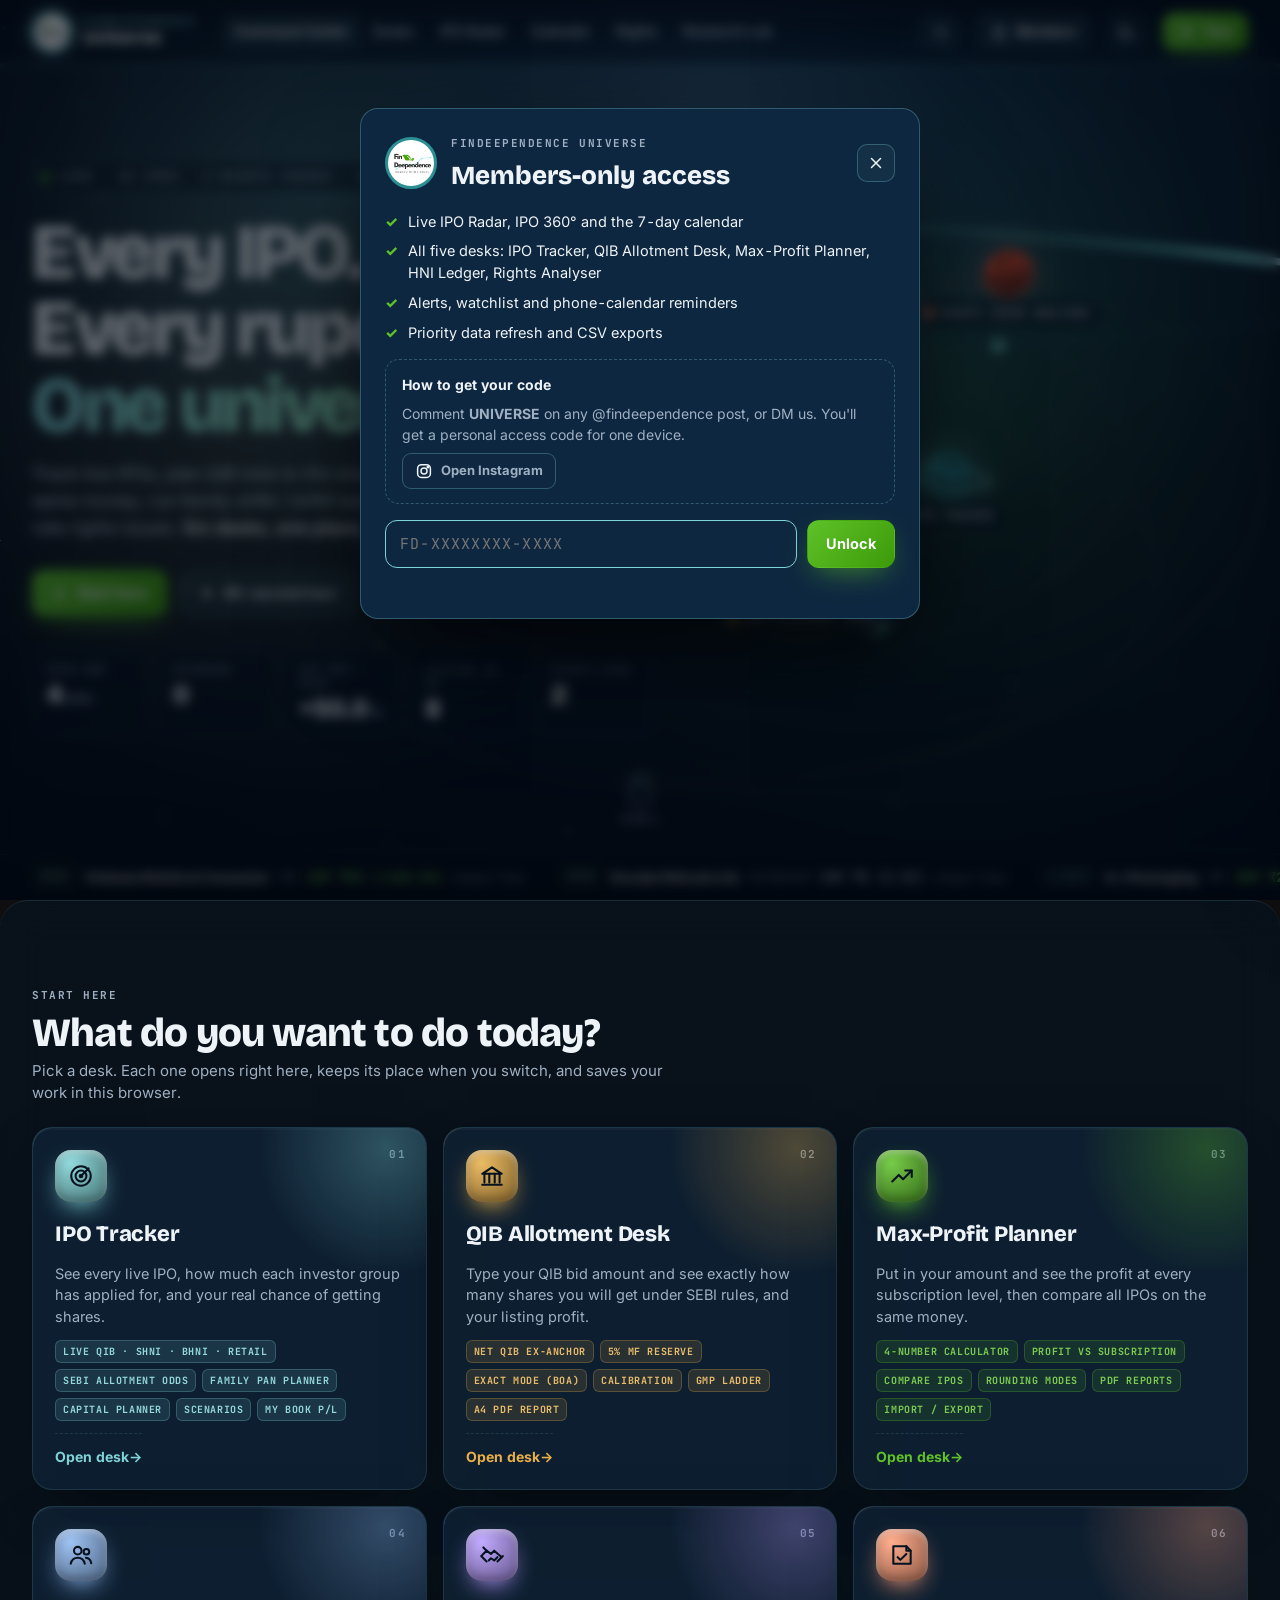
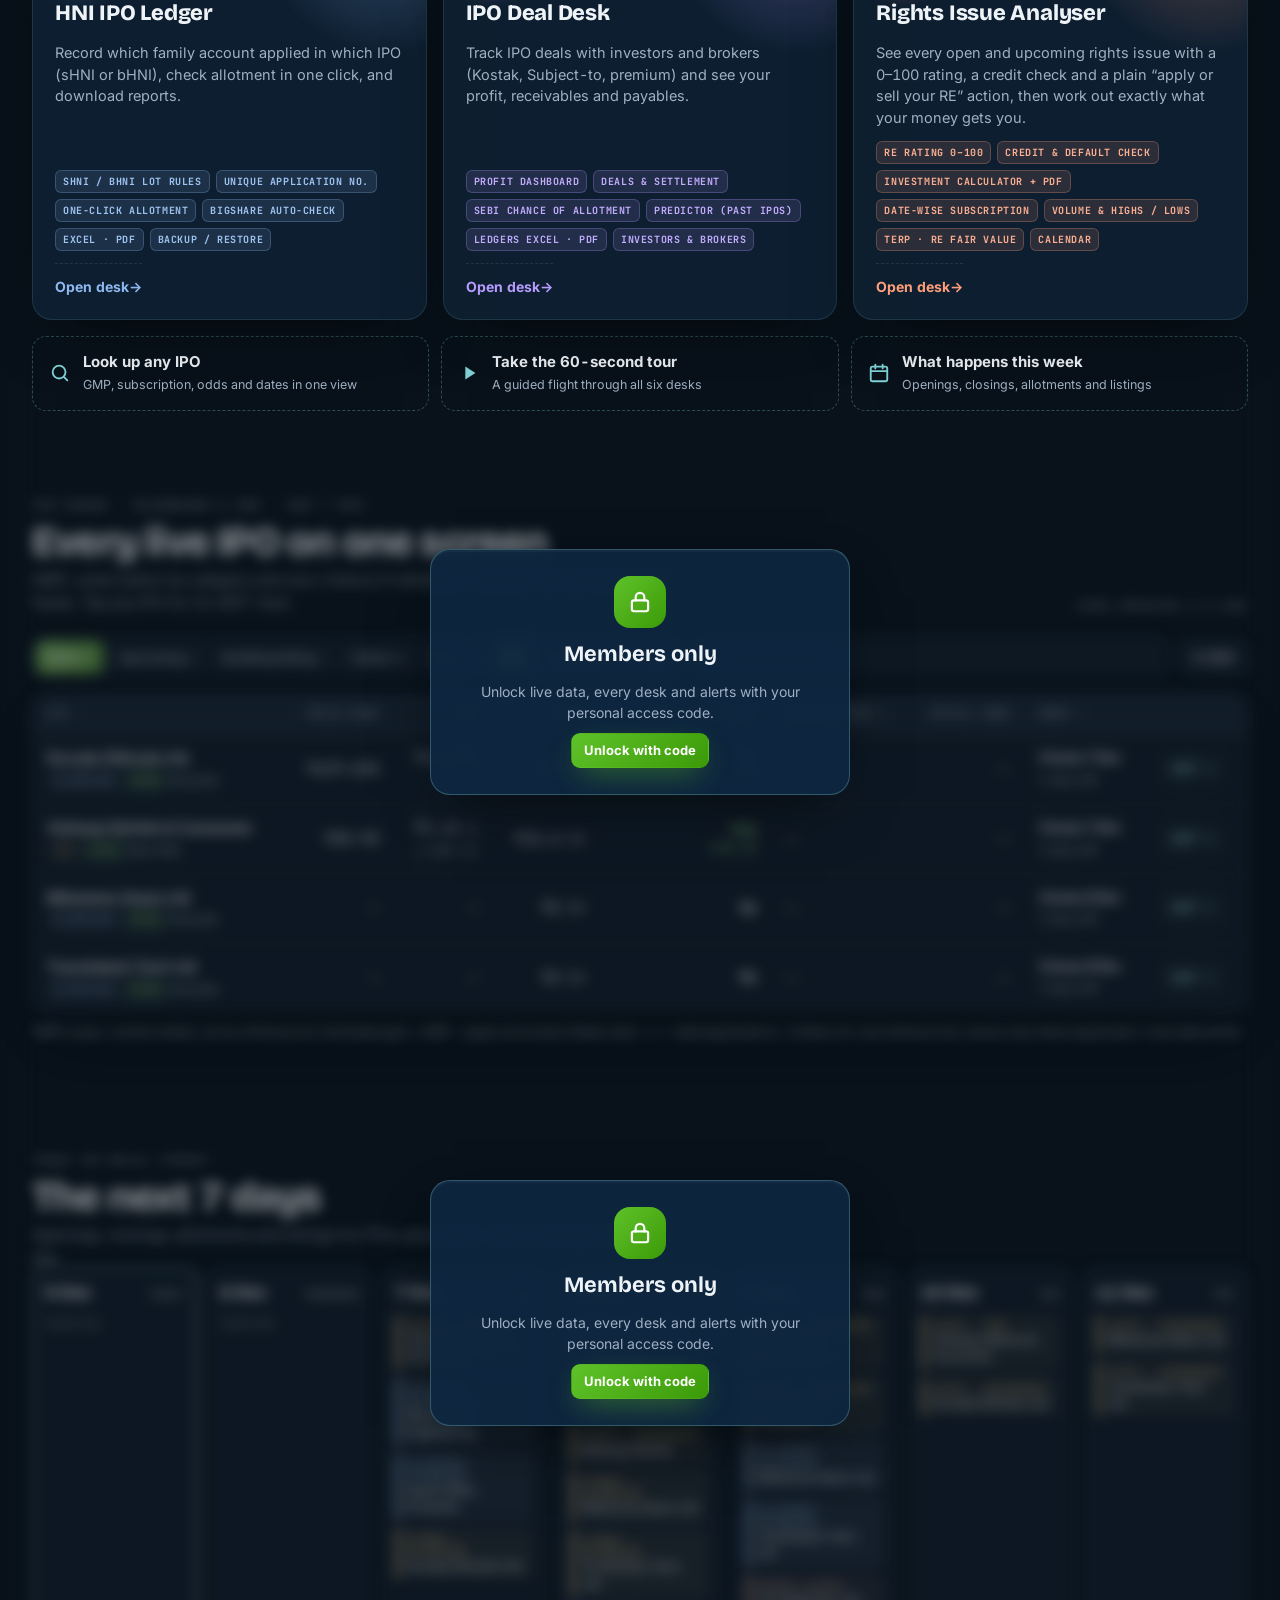
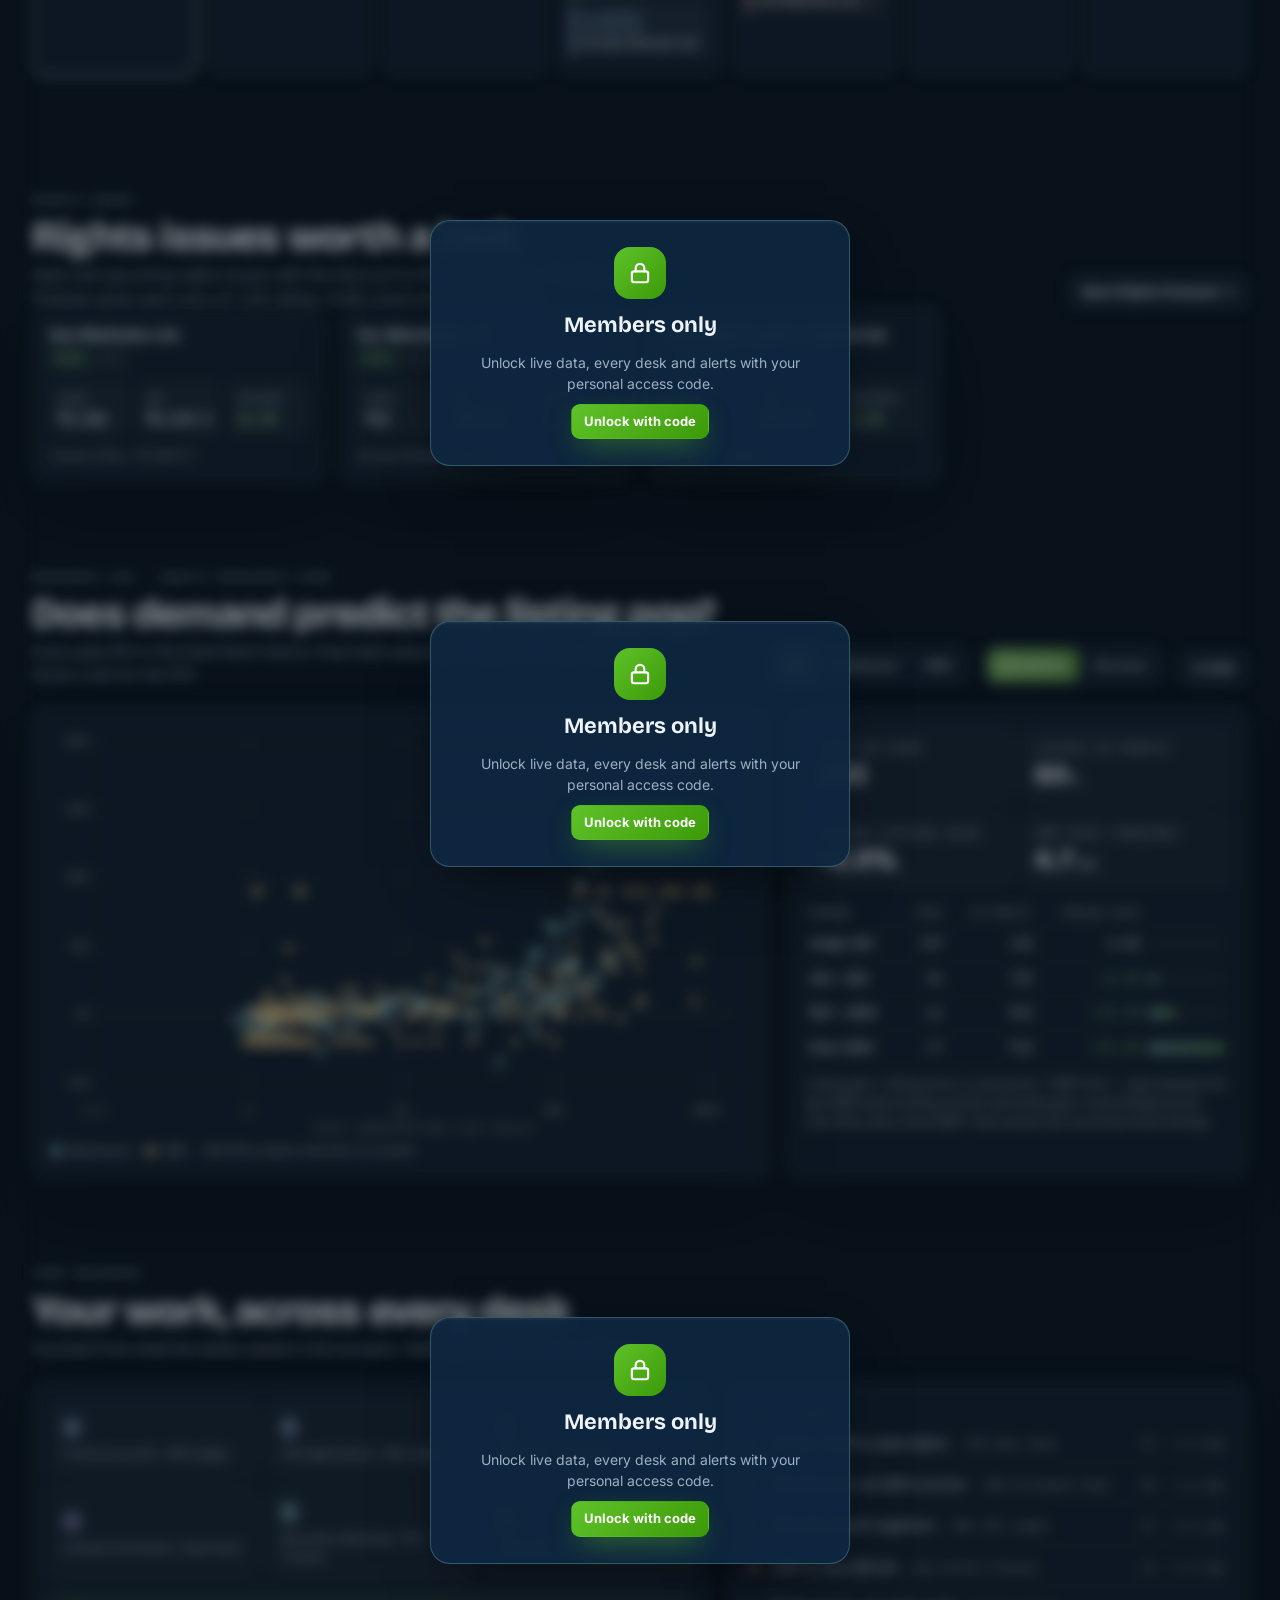
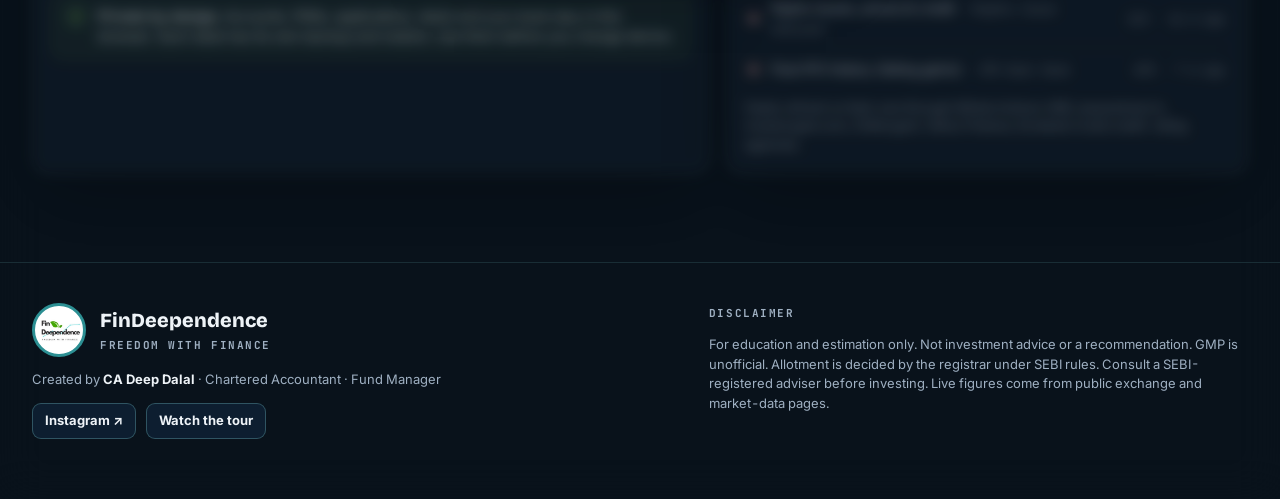
<file: apps/qib-desk/docs/index.html>
<!doctype html>
<html lang="en">
<head>
<meta charset="utf-8">
<meta name="viewport" content="width=device-width, initial-scale=1">
<title>FinDeependence — QIB Allotment Desk</title>
<meta name="description" content="QIB allotment and listing P&L under SEBI ICDR Schedule XIV: net-of-anchor QIB, 5% MF reserve, exact mode from the Basis of Allotment. By CA Deep Dalal.">
<link rel="icon" href="logo.png">
<link rel="preconnect" href="https://fonts.googleapis.com">
<link rel="preconnect" href="https://fonts.gstatic.com" crossorigin>
<link href="https://fonts.googleapis.com/css2?family=Inter:wght@400;500;600;700;800&display=swap" rel="stylesheet">
<link rel="stylesheet" href="style.css">
<script src="../../_universe/access.js" data-guard></script>
<link rel="stylesheet" href="../../_universe/embed.css">
<script src="../../_universe/embed.js" data-skin="classic"></script>
</head>
<body>
<header>
  <div class="hwrap">
    <img src="logo.png" alt="FinDeependence logo">
    <div class="brand">
      <h1>Fin<span>Deependence</span> QIB Allotment Desk</h1>
      <p>Freedom with Finance</p>
    </div>
    <div class="creator">
      <div class="by">Created by</div>
      <div class="nm"><b>CA</b> Deep Dalal</div>
    </div>
  </div>
</header>

<div class="toolbar">
  <div class="tabs" role="tablist" aria-label="IPO status">
    <button class="tab active" data-st="open">Open<span class="cnt" id="c-open"></span></button>
    <button class="tab" data-st="upcoming">Upcoming<span class="cnt" id="c-upcoming"></span></button>
    <button class="tab" data-st="closed">Closed<span class="cnt" id="c-closed"></span></button>
    <button class="tab" data-st="listed">Listed<span class="cnt" id="c-listed"></span></button>
    <button class="tab" data-st="all">All</button>
  </div>
  <div class="seg" aria-label="Board">
    <button data-board="all" class="active">All</button>
    <button data-board="main">Mainboard</button>
    <button data-board="sme">SME</button>
  </div>
  <select id="ipo" aria-label="Pick an IPO"><option value="">— Manual entry —</option></select>
  <span id="stamp"></span>
  <button class="btn btn-pdf" id="pdfBtn" title="Open the print dialog. Choose “Save as PDF”.">⬇ PDF report</button>
</div>

<main>
  <section class="card ipo-card" id="ipoCard" hidden></section>

  <div class="layout">
    <!-- ============ Inputs ============ -->
    <section class="sect calc" id="inputs">
      <h3>Application <span class="rt" id="subSrc"></span></h3>
      <div class="calcgrid">
        <div><label for="price">Bid price ₹</label><input id="price" type="number" step="0.01" min="0" inputmode="decimal"></div>
        <div><label for="lot">Lot size</label><input id="lot" type="number" step="1" min="1" inputmode="numeric"></div>
        <div><label for="netQib">Net QIB shares <small>ex-anchor</small></label><input id="netQib" type="number" step="1" min="0" inputmode="numeric"></div>
        <div><label for="times">QIB subscription ×</label><input id="times" type="number" step="0.01" min="0" inputmode="decimal"></div>
      </div>

      <label for="amount">Application amount ₹</label>
      <input id="amount" type="number" step="1000" min="0" inputmode="numeric" placeholder="e.g. 37,54,65,000">
      <div class="calcgrid">
        <div><label for="lots">Lots</label><input id="lots" type="number" step="1" min="0" inputmode="numeric"></div>
        <div><label for="shares">Shares</label><input id="shares" type="number" step="1" min="0" inputmode="numeric"></div>
      </div>
      <p class="small" id="bidHint"></p>

      <div class="calcgrid">
        <div><label for="gmp">Current GMP ₹</label><input id="gmp" type="number" step="0.5" inputmode="decimal"></div>
        <div><label for="listing">Actual listing ₹</label><input id="listing" type="number" step="0.05" inputmode="decimal"></div>
      </div>

      <div class="exact">
        <label for="validDemand">Final valid QIB demand (shares) <span class="pill p-exact">Exact mode</span></label>
        <input id="validDemand" type="number" step="1" min="0" inputmode="numeric" placeholder="From the registrar's Basis of Allotment">
        <p class="small">Live exchange figures include bids that are later rejected during reconciliation. Enter the QIB category's
          final valid demand from the Basis of Allotment and the result is exact. Leave it blank to use the live figures and your calibration factor.</p>
      </div>

      <details>
        <summary>Advanced</summary>
        <div class="calcgrid">
          <div><label for="mfPct">MF reserve %</label><input id="mfPct" type="number" step="0.5" value="5"></div>
          <div><label for="segment">Segment rules</label>
            <select id="segment"><option value="main">Mainboard</option><option value="sme">SME</option></select></div>
          <div><label for="rounding">Rounding</label>
            <select id="rounding"><option value="share">Down · whole shares</option><option value="lot">Down · whole lots</option>
              <option value="nearest">Nearest share</option><option value="nearest-lot">Nearest lot</option></select></div>
          <div><label for="mfDemand">MF demand (shares)</label><input id="mfDemand" type="number" step="1" min="0" inputmode="numeric"></div>
          <div><label for="haircut">Calibration factor <small id="calibSrc"></small></label><input id="haircut" type="number" step="0.0001" min="0" max="1.5" value="1"></div>
          <div><label for="charges">Sell charges %</label><input id="charges" type="number" step="0.01" min="0" value="0"></div>
          <div class="chk"><label><input id="isMf" type="checkbox"> Bidding as a Mutual Fund</label></div>
        </div>
        <label for="rsSteps">₹ steps from current GMP</label><input id="rsSteps" value="-20,-10,-5,-2,2,5,10,20">
        <label for="pctSteps">% steps from GMP listing price <small>optional</small></label><input id="pctSteps" value="" placeholder="e.g. -10,10">
      </details>
    </section>

    <!-- ============ Results ============ -->
    <div class="results">
      <section class="sect">
        <h3>Expected allotment <span class="rt"><span class="pill" id="modeBadge">Model</span></span></h3>
        <div class="cres">
          <div class="hero-num"><span id="kAllot">—</span><small>shares</small></div>
          <div class="hero-sub" id="kLots"></div>
          <div class="kgrid">
            <div class="fact"><div class="k">Allotment ratio</div><div class="v" id="kRatio">—</div></div>
            <div class="fact"><div class="k">Amount blocked</div><div class="v" id="kBlocked">—</div></div>
            <div class="fact"><div class="k">Allotted value</div><div class="v" id="kValue">—</div></div>
            <div class="fact"><div class="k">Refund</div><div class="v" id="kRefund">—</div></div>
          </div>
          <div class="ev" id="why"></div>
        </div>
        <ul id="warnings" class="warn"></ul>
      </section>

      <section class="sect" id="workingSect">
        <h3>Method &amp; working <span class="rt" id="segBadge"></span></h3>
        <p class="method" id="methodText"></p>
        <div class="tablewrap"><table class="ft working" id="working"><thead><tr>
          <th>#</th><th>Step</th><th>Formula</th><th>Value</th></tr></thead><tbody></tbody></table></div>
        <ul class="checks" id="checks"></ul>
      </section>

      <section class="sect">
        <h3>Profit / loss ladder · from current GMP <span class="rt" id="pnlNote"></span></h3>
        <div class="tablewrap"><table class="ft" id="pnl"><thead><tr>
          <th>Scenario</th><th>GMP ₹</th><th>Listing ₹</th><th>Net P&amp;L ₹</th><th>On allotted</th><th>On blocked</th>
        </tr></thead><tbody></tbody></table></div>
      </section>

      <section class="sect">
        <h3>If final QIB subscription changes</h3>
        <div class="tablewrap"><table class="ft" id="sens"><thead><tr><th>QIB ×</th><th>Shares</th><th>Ratio</th><th>P&amp;L at GMP ₹</th></tr></thead><tbody></tbody></table></div>
      </section>

      <section class="sect" id="verifySect">
        <h3>🔍 Verify against your past allotments <span class="rt" id="verifyStat"></span></h3>
        <p class="small" style="margin:0 0 8px">For each saved application where you enter the <b>actual</b> shares received, this works backwards to the
          <b>final valid QIB demand</b> the registrar must have used, and compares it with the live figure the estimate was based on.
          If the gap is similar across IPOs, the calibration factor will learn it. If the method itself were wrong, the gaps would be large and erratic.</p>
        <div class="tablewrap"><table class="ft" id="verify"><thead><tr>
          <th>IPO</th><th>Bid shares</th><th>Live-model</th><th>Actual</th><th>Diff</th><th>Live QIB ×</th><th>Implied final ×</th><th>Gap</th>
        </tr></thead><tbody></tbody></table></div>
        <div class="ev" id="verifySummary"></div>
      </section>

      <section class="sect">
        <h3>📒 My QIB book <span class="rt" id="bookStat"></span></h3>
        <div class="actions">
          <button class="btn btn-go" id="save">Save application</button>
          <button class="btn btn-ghost" id="export">Export applications.json</button>
          <label class="btn btn-ghost">Import<input id="import" type="file" accept="application/json" hidden></label>
        </div>
        <div class="tablewrap"><table class="ft" id="history"><thead><tr><th>IPO</th><th>Bid shares</th><th>Predicted</th><th>Actual</th><th>Actual ÷ predicted</th><th></th></tr></thead><tbody></tbody></table></div>
        <p class="small">After allotment, enter the shares you actually got. The calibration factor (the median of actual ÷ predicted) is then applied
          to future estimates that use live data. Saved applications stay in this browser only. Export the file and commit it as <code>data/applications.json</code>
          to have the scheduled job add listing P&amp;L.</p>
      </section>
    </div>
  </div>
</main>

<!-- Printable A4 report, filled in by buildReport(). Hidden on screen, shown only when printing. -->
<div id="report" aria-hidden="true"></div>

<footer>
  <div class="fwrap">
    <img src="logo.png" alt="">
    <div class="disc">
      <b>FinDeependence</b> · Freedom with Finance · Created by <b>CA Deep Dalal</b><br>
      IPO data is taken from IPO Premium on a schedule and from your hand-entered overrides. Allotment follows SEBI ICDR Schedule XIV for QIBs: net-of-anchor
      portion, 5% Mutual Fund reserve, proportionate allotment rounded down. Live-data figures are <b>indicative estimates</b>. Only the registrar's Basis of Allotment is final.
      GMP is unofficial grey-market data.<br>
      <b>Disclaimer:</b> Education only. Not investment advice or a recommendation. Consult a SEBI-registered adviser before investing.
    </div>
  </div>
</footer>
<script type="module" src="app.js"></script>
</body>
</html>
</file>
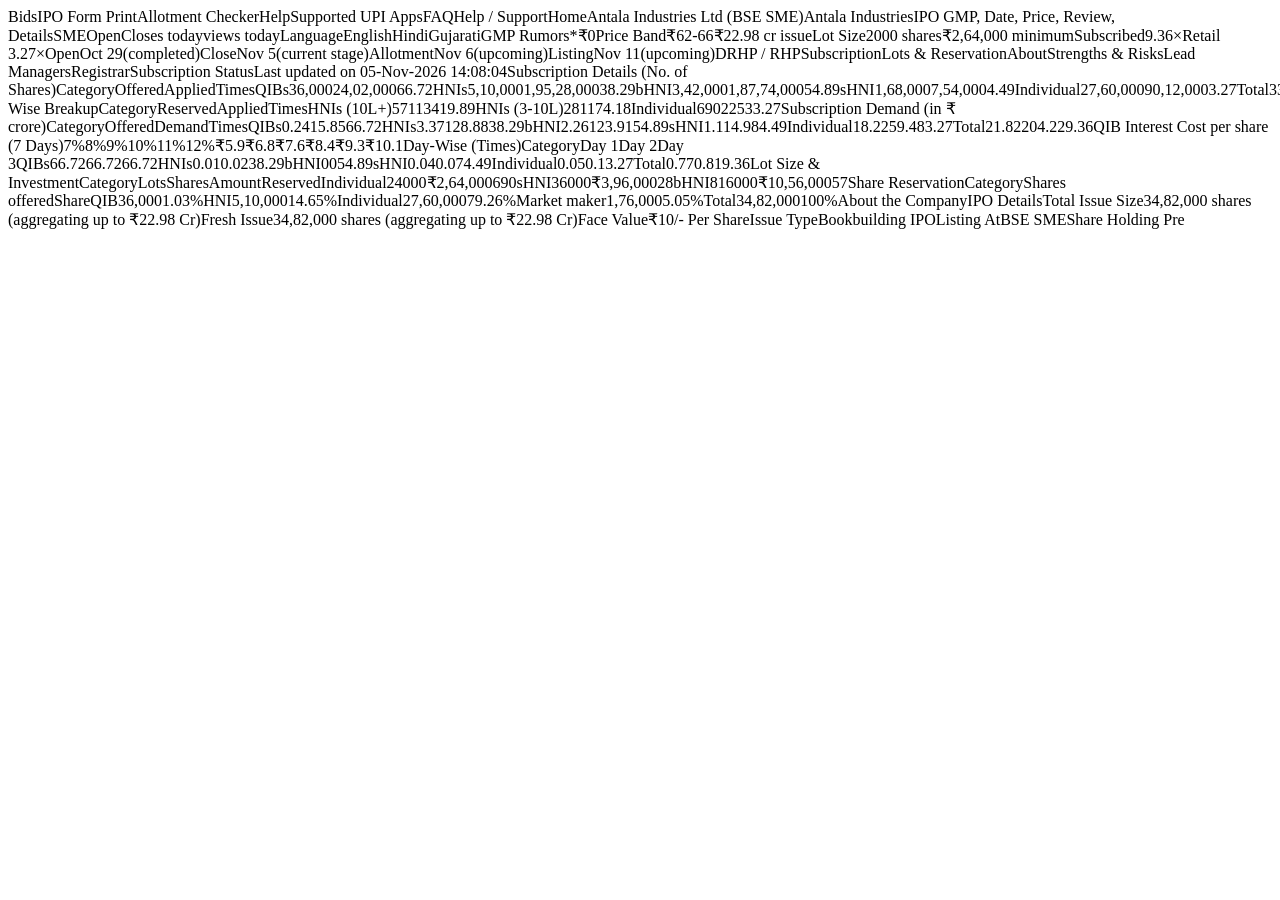
<file: apps/hni-ledger/test/fixtures/ipopremium-antala.html>
<html><body><span>Bids</span><span>IPO Form Print</span><span>Allotment Checker</span><span>Help</span><span>Supported UPI Apps</span><span>FAQ</span><span>Help / Support</span><span>Home</span><span>Antala Industries Ltd (BSE SME)</span><span>Antala Industries</span><span>IPO GMP, Date, Price, Review, Details</span><span>SME</span><span>Open</span><span>Closes today</span><span>views today</span><span>Language</span><span>English</span><span>Hindi</span><span>Gujarati</span><span>GMP Rumors</span><span>*</span><span>₹0</span><span>Price Band</span><span>₹62-66</span><span>₹22.98 cr issue</span><span>Lot Size</span><span>2000 shares</span><span>₹2,64,000 minimum</span><span>Subscribed</span><span>9.36&times;</span><span>Retail 3.27&times;</span><span>Open</span><span>Oct 29</span><span>(completed)</span><span>Close</span><span>Nov 5</span><span>(current stage)</span><span>Allotment</span><span>Nov 6</span><span>(upcoming)</span><span>Listing</span><span>Nov 11</span><span>(upcoming)</span><span>DRHP / RHP</span><span>Subscription</span><span>Lots & Reservation</span><span>About</span><span>Strengths & Risks</span><span>Lead Managers</span><span>Registrar</span><span>Subscription Status</span><span>Last updated on 05-Nov-2026 14:08:04</span><span>Subscription Details (No. of Shares)</span><span>Category</span><span>Offered</span><span>Applied</span><span>Times</span><span>QIBs</span><span>36,000</span><span>24,02,000</span><span>66.72</span><span>HNIs</span><span>5,10,000</span><span>1,95,28,000</span><span>38.29</span><span>bHNI</span><span>3,42,000</span><span>1,87,74,000</span><span>54.89</span><span>sHNI</span><span>1,68,000</span><span>7,54,000</span><span>4.49</span><span>Individual</span><span>27,60,000</span><span>90,12,000</span><span>3.27</span><span>Total</span><span>33,06,000</span><span>3,09,42,000</span><span>9.36</span><span>Application-Wise Breakup</span><span>Category</span><span>Reserved</span><span>Applied</span><span>Times</span><span>HNIs (10L+)</span><span>57</span><span>1134</span><span>19.89</span><span>HNIs (3-10L)</span><span>28</span><span>117</span><span>4.18</span><span>Individual</span><span>690</span><span>2253</span><span>3.27</span><span>Subscription Demand (in ₹ crore)</span><span>Category</span><span>Offered</span><span>Demand</span><span>Times</span><span>QIBs</span><span>0.24</span><span>15.85</span><span>66.72</span><span>HNIs</span><span>3.37</span><span>128.88</span><span>38.29</span><span>bHNI</span><span>2.26</span><span>123.91</span><span>54.89</span><span>sHNI</span><span>1.11</span><span>4.98</span><span>4.49</span><span>Individual</span><span>18.22</span><span>59.48</span><span>3.27</span><span>Total</span><span>21.82</span><span>204.22</span><span>9.36</span><span>QIB Interest Cost per share (7 Days)</span><span>7%</span><span>8%</span><span>9%</span><span>10%</span><span>11%</span><span>12%</span><span>₹5.9</span><span>₹6.8</span><span>₹7.6</span><span>₹8.4</span><span>₹9.3</span><span>₹10.1</span><span>Day-Wise (Times)</span><span>Category</span><span>Day 1</span><span>Day 2</span><span>Day 3</span><span>QIBs</span><span>66.72</span><span>66.72</span><span>66.72</span><span>HNIs</span><span>0.01</span><span>0.02</span><span>38.29</span><span>bHNI</span><span>0</span><span>0</span><span>54.89</span><span>sHNI</span><span>0.04</span><span>0.07</span><span>4.49</span><span>Individual</span><span>0.05</span><span>0.1</span><span>3.27</span><span>Total</span><span>0.77</span><span>0.81</span><span>9.36</span><span>Lot Size & Investment</span><span>Category</span><span>Lots</span><span>Shares</span><span>Amount</span><span>Reserved</span><span>Individual</span><span>2</span><span>4000</span><span>₹2,64,000</span><span>690</span><span>sHNI</span><span>3</span><span>6000</span><span>₹3,96,000</span><span>28</span><span>bHNI</span><span>8</span><span>16000</span><span>₹10,56,000</span><span>57</span><span>Share Reservation</span><span>Category</span><span>Shares offered</span><span>Share</span><span>QIB</span><span>36,000</span><span>1.03%</span><span>HNI</span><span>5,10,000</span><span>14.65%</span><span>Individual</span><span>27,60,000</span><span>79.26%</span><span>Market maker</span><span>1,76,000</span><span>5.05%</span><span>Total</span><span>34,82,000</span><span>100%</span><span>About the Company</span><span>IPO Details</span><span>Total Issue Size</span><span>34,82,000 shares (aggregating up to ₹22.98 Cr)</span><span>Fresh Issue</span><span>34,82,000 shares (aggregating up to ₹22.98 Cr)</span><span>Face Value</span><span>₹10/- Per Share</span><span>Issue Type</span><span>Bookbuilding IPO</span><span>Listing At</span><span>BSE SME</span><span>Share Holding Pre</span></body></html>
</file>
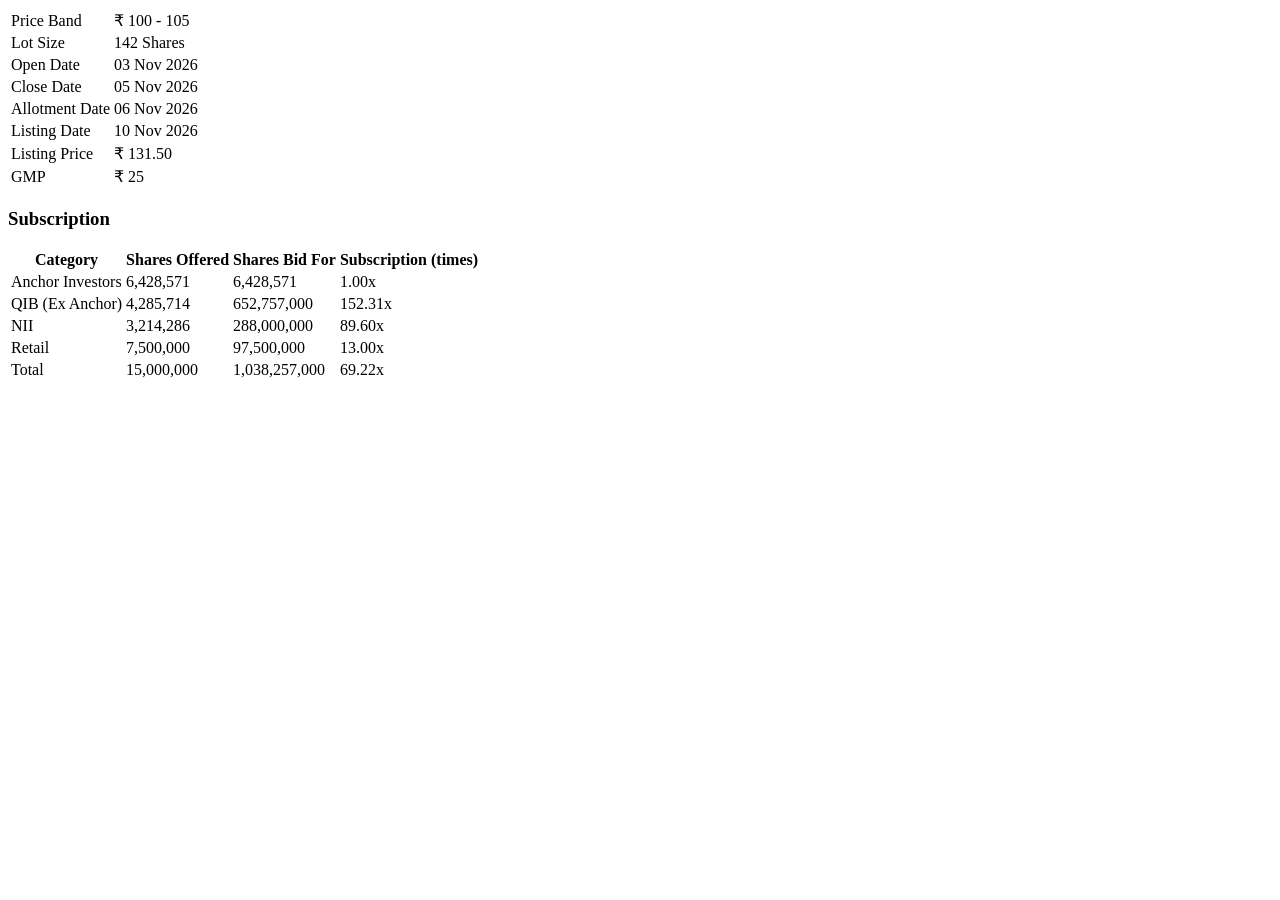
<file: apps/qib-desk/tests/fixtures/detail.html>
<html><body>
<table><tr><td>Price Band</td><td>₹ 100 - 105</td></tr>
<tr><td>Lot Size</td><td>142 Shares</td></tr>
<tr><td>Open Date</td><td>03 Nov 2026</td></tr>
<tr><td>Close Date</td><td>05 Nov 2026</td></tr>
<tr><td>Allotment Date</td><td>06 Nov 2026</td></tr>
<tr><td>Listing Date</td><td>10 Nov 2026</td></tr>
<tr><td>Listing Price</td><td>₹ 131.50</td></tr>
<tr><td>GMP</td><td>₹ 25</td></tr></table>
<h3>Subscription</h3>
<table><thead><tr><th>Category</th><th>Shares Offered</th><th>Shares Bid For</th><th>Subscription (times)</th></tr></thead>
<tbody>
<tr><td>Anchor Investors</td><td>6,428,571</td><td>6,428,571</td><td>1.00x</td></tr>
<tr><td>QIB (Ex Anchor)</td><td>4,285,714</td><td>652,757,000</td><td>152.31x</td></tr>
<tr><td>NII</td><td>3,214,286</td><td>288,000,000</td><td>89.60x</td></tr>
<tr><td>Retail</td><td>7,500,000</td><td>97,500,000</td><td>13.00x</td></tr>
<tr><td>Total</td><td>15,000,000</td><td>1,038,257,000</td><td>69.22x</td></tr>
</tbody></table></body></html>
</file>
<file: assets/universe.css>
/* FinDeependence Universe · design system. Brand tokens from FinDeependence Studio, extended for 3D glass. */
:root {
  --space-0: #030913; --space-1: #06121F; --space-2: #0B1B2C; --navy: #0E2740;
  --ink: #EEF3F7; --muted: #9FB0C2; --dim: #6F839A;
  --surface: rgba(18, 40, 64, .58); --surface-2: rgba(23, 48, 75, .72); --surface-solid: #122840;
  --line: rgba(127, 211, 214, .14); --line-2: rgba(127, 211, 214, .3);
  --teal: #7FD3D6; --green: #5FC22A; --pen: #8DB8F0; --gold: #E8B04A; --violet: #B79CFF; --coral: #FF9F7A;
  --red: #FF8A80; --amber: #F0B45A; --pos: #6FD84A; --neg: #FF8A80;
  --sheet: rgba(6, 18, 31, .72); --sheet-line: rgba(127, 211, 214, .14);
  --shadow: 0 24px 60px -24px rgba(0, 0, 0, .65), 0 2px 0 rgba(255, 255, 255, .03) inset;
  --display: "Bricolage Grotesque", "Inter", system-ui, sans-serif;
  --sans: "Inter", system-ui, -apple-system, "Segoe UI", sans-serif;
  --mono: "JetBrains Mono", ui-monospace, Menlo, Consolas, monospace;
  --r: 16px; --r-sm: 10px; --pill: 6px;
  --top: 64px;
  color-scheme: dark;
}
:root[data-theme="light"] {
  --ink: #14273D; --muted: #5D6B7A; --dim: #7D8B99;
  --surface: rgba(255, 255, 255, .86); --surface-2: #F1EBDD; --surface-solid: #FFFFFF;
  --line: #E2DACA; --line-2: #CFC4AE;
  --teal: #2C8F93; --green: #3C9A08; --pen: #1D5FA8; --gold: #A86400; --violet: #6A4FC9; --coral: #C2502A;
  --red: #B3261E; --amber: #A86400; --pos: #2E7A06; --neg: #B3261E;
  --sheet: #F6F2E8; --sheet-line: #E2DACA;
  --shadow: 0 18px 40px -26px rgba(20, 39, 61, .45);
  color-scheme: light;
}

* { box-sizing: border-box; }
html { scroll-behavior: smooth; -webkit-text-size-adjust: 100%; overflow-x: clip; }
html, body { margin: 0; }
body {
  background: radial-gradient(1200px 800px at 70% 20%, #0F2B45 0%, var(--space-1) 45%, var(--space-0) 100%) fixed;
  color: var(--ink); font-family: var(--sans); font-size: 15px; line-height: 1.5; overflow-x: hidden;
  font-variant-numeric: tabular-nums;
}
body.locked { overflow: hidden; }
a { color: inherit; }
button, input, select { font: inherit; color: inherit; }
button { cursor: pointer; }
[hidden] { display: none !important; }
:focus-visible { outline: 2px solid var(--teal); outline-offset: 2px; border-radius: 6px; }
.mono { font-family: var(--mono); }
.num { font-family: var(--mono); font-variant-numeric: tabular-nums; }
.lbl { font-family: var(--mono); font-weight: 700; font-size: 11px; letter-spacing: .14em; text-transform: uppercase; color: var(--muted); }
.pos { color: var(--pos); } .neg { color: var(--neg); } .muted { color: var(--muted); }
.wrap { max-width: 1280px; margin: 0 auto; padding: 0 clamp(16px, 3vw, 32px); }
.sr { position: absolute; width: 1px; height: 1px; overflow: hidden; clip: rect(0 0 0 0); white-space: nowrap; }

/* ---------- cosmos canvas ---------- */
#cosmos { position: fixed; inset: 0; width: 100vw; height: 100vh; z-index: 0; display: block; transition: opacity .6s ease, filter .6s ease; }
body.deck-open #cosmos { opacity: .25; filter: blur(2px); }
.cosmos-fallback { position: fixed; inset: 0; z-index: 0; pointer-events: none;
  background: radial-gradient(2px 2px at 20% 30%, #fff8, transparent), radial-gradient(1.5px 1.5px at 70% 60%, #7FD3D6aa, transparent),
  radial-gradient(1px 1px at 40% 80%, #fff6, transparent), radial-gradient(600px 400px at 70% 40%, rgba(127,211,214,.18), transparent),
  radial-gradient(500px 360px at 25% 70%, rgba(95,194,42,.12), transparent); }
.labels { position: fixed; inset: 0; z-index: 2; pointer-events: none; overflow: hidden; }
.plabel { position: absolute; left: 0; top: 0; pointer-events: none; opacity: 0; transition: opacity .4s; }
.plabel.on { opacity: 1; pointer-events: auto; }
.plabel button { transform: translate(-50%, 26px); display: flex; align-items: center; gap: 8px; white-space: nowrap;
  background: rgba(6, 18, 31, .62); border: 1px solid rgba(127,211,214,.22); color: #EEF3F7; padding: 5px 11px 5px 7px; border-radius: 999px;
  font-family: var(--mono); font-weight: 700; font-size: 10.5px; letter-spacing: .1em; text-transform: uppercase; backdrop-filter: blur(8px); -webkit-backdrop-filter: blur(8px);
  transition: transform .25s, background .25s, border-color .25s; }
.plabel button i { width: 9px; height: 9px; border-radius: 50%; background: var(--c); box-shadow: 0 0 10px var(--c); }
.plabel.hot button, .plabel button:hover { background: rgba(14, 39, 64, .92); border-color: var(--c); transform: translate(-50%, 22px) scale(1.06); }

/* ---------- top bar ---------- */
.top { position: fixed; top: 0; left: 0; right: 0; z-index: 60; height: var(--top); overflow: hidden;
  background: linear-gradient(180deg, rgba(3, 9, 19, .82), rgba(3, 9, 19, .45)); backdrop-filter: blur(14px) saturate(1.3); -webkit-backdrop-filter: blur(14px) saturate(1.3);
  border-bottom: 1px solid rgba(127,211,214,.12); color: #EEF3F7; }
.top .wrap { height: 100%; display: flex; align-items: center; gap: 18px; max-width: 1440px; }
.brand { display: flex; align-items: center; gap: 11px; text-decoration: none; min-width: 0; }
.brand .badge { width: 40px; height: 40px; border-radius: 50%; background: #fff; border: 2.5px solid #2C8F93; overflow: hidden; flex: none; box-shadow: 0 0 0 4px rgba(127,211,214,.12), 0 0 24px rgba(127,211,214,.35); }
.brand .badge img { width: 100%; height: 100%; object-fit: cover; display: block; }
.brand .t1, .brand .t2 { display: block; }
.brand .t1 { font-family: var(--mono); font-weight: 700; font-size: 10.5px; letter-spacing: .2em; color: #7FD3D6; text-transform: uppercase; line-height: 1.2; }
.brand .t2 { font-family: var(--display); font-weight: 800; font-size: 18px; letter-spacing: -.01em; line-height: 1.1; color: #fff; white-space: nowrap; }
.nav { display: flex; gap: 2px; margin-left: 8px; }
.nav a, .nav button { text-decoration: none; border: 0; background: transparent; color: #C9D6E2; padding: 8px 12px; border-radius: 9px; font-weight: 600; font-size: 13.5px; }
.nav a:hover, .nav button:hover, .nav .on { color: #fff; background: rgba(127,211,214,.1); }
.top .sp { flex: 1; }
.kbtn { display: flex; align-items: center; gap: 10px; border: 1px solid rgba(127,211,214,.22); background: rgba(127,211,214,.06); color: #C9D6E2;
  padding: 7px 8px 7px 12px; border-radius: 10px; font-size: 13px; min-width: 210px; }
.kbtn:hover { border-color: rgba(127,211,214,.5); color: #fff; }
.kbtn kbd, kbd { font-family: var(--mono); font-size: 10.5px; border: 1px solid rgba(127,211,214,.3); border-bottom-width: 2px; border-radius: 5px; padding: 1px 6px; color: #9FB0C2; margin-left: auto; background: rgba(0,0,0,.2); }
.ibtn { width: 38px; height: 38px; display: grid; place-items: center; border-radius: 10px; border: 1px solid rgba(127,211,214,.2); background: rgba(127,211,214,.05); color: #DDE7EF; flex: none; }
.ibtn:hover { border-color: rgba(127,211,214,.55); color: #fff; }
.ibtn svg, .kbtn svg, .btn svg { width: 18px; height: 18px; }
.btn { display: inline-flex; align-items: center; justify-content: center; gap: 8px; border-radius: 12px; padding: 11px 18px; font-weight: 700; font-size: 14.5px; border: 1px solid var(--line-2); background: var(--surface); color: var(--ink); text-decoration: none; transition: transform .15s, box-shadow .2s, border-color .2s, background .2s; }
.btn:hover { transform: translateY(-1px); border-color: var(--teal); }
.btn.primary { background: linear-gradient(135deg, #5FC22A, #3C9A08); color: #fff; border-color: transparent; box-shadow: 0 10px 30px -10px rgba(95,194,42,.7); }
.btn.primary:hover { box-shadow: 0 14px 36px -10px rgba(95,194,42,.9); }
.btn.ghost { background: rgba(127,211,214,.08); color: #EEF3F7; border-color: rgba(127,211,214,.3); }
.btn.sm { padding: 7px 12px; font-size: 13px; border-radius: 9px; }
.top .btn.tourbtn { padding: 8px 14px; font-size: 13px; }

/* ---------- hero ---------- */
.hero { position: relative; z-index: 3; min-height: 100svh; padding: calc(var(--top) + 6vh) 0 120px; display: flex; flex-direction: column; justify-content: center; pointer-events: none; color: #EEF3F7; }
.hero .wrap { width: 100%; max-width: 1440px; }
.hero-copy { max-width: 620px; pointer-events: auto; }
.kicker { display: inline-flex; align-items: center; gap: 10px; padding: 6px 12px 6px 8px; border-radius: 999px; border: 1px solid rgba(127,211,214,.28); background: rgba(6,18,31,.5); backdrop-filter: blur(8px); -webkit-backdrop-filter: blur(8px); }
.kicker .dot { width: 8px; height: 8px; border-radius: 50%; background: #5FC22A; box-shadow: 0 0 0 0 rgba(95,194,42,.6); animation: ping 2s infinite; }
@keyframes ping { 0% { box-shadow: 0 0 0 0 rgba(95,194,42,.55); } 80%, 100% { box-shadow: 0 0 0 10px rgba(95,194,42,0); } }
.hero h1 { font-family: var(--display); font-weight: 800; font-size: clamp(38px, 6.2vw, 78px); line-height: .98; letter-spacing: -.03em; margin: 22px 0 18px; text-wrap: balance; }
.hero h1 .grad { background: linear-gradient(100deg, #7FD3D6 0%, #9FF0C0 40%, #5FC22A 70%, #E8B04A 100%); -webkit-background-clip: text; background-clip: text; color: transparent; background-size: 200% 100%; animation: sheen 8s ease-in-out infinite alternate; }
@keyframes sheen { to { background-position: 100% 0; } }
.hero p.sub { font-size: clamp(16px, 1.4vw, 19px); color: #B9C8D6; max-width: 560px; margin: 0 0 28px; }
.hero p.sub b { color: #fff; font-weight: 600; }
.cta { display: flex; gap: 12px; flex-wrap: wrap; }
.kpis { display: grid; grid-template-columns: repeat(5, minmax(0, 1fr)); gap: 10px; margin-top: 34px; max-width: 700px; pointer-events: auto; }
.kpi { padding: 12px 14px; border-radius: 14px; background: rgba(6,18,31,.55); border: 1px solid rgba(127,211,214,.16); backdrop-filter: blur(10px); -webkit-backdrop-filter: blur(10px); }
.kpi .v { font-family: var(--display); font-weight: 800; font-size: 26px; line-height: 1.1; margin-top: 4px; color: #fff; }
.kpi .v small { font-size: 13px; color: #9FB0C2; font-weight: 600; margin-left: 2px; }
.kpi .lbl { font-size: 9.5px; color: #8FA3B6; }
.scrollcue { position: absolute; left: 50%; bottom: 74px; transform: translateX(-50%); pointer-events: auto; text-decoration: none; display: grid; justify-items: center; gap: 6px; color: #9FB0C2; }
.scrollcue span { width: 22px; height: 34px; border: 2px solid rgba(159,176,194,.6); border-radius: 12px; position: relative; }
.scrollcue span::after { content: ""; position: absolute; left: 50%; top: 6px; width: 3px; height: 7px; margin-left: -1.5px; border-radius: 2px; background: #7FD3D6; animation: wheel 1.8s infinite; }
@keyframes wheel { 0% { transform: translateY(0); opacity: 1; } 70% { transform: translateY(10px); opacity: 0; } 100% { opacity: 0; } }

/* ticker */
.ticker { position: absolute; left: 0; right: 0; bottom: 0; height: 46px; overflow: hidden; pointer-events: auto; border-top: 1px solid rgba(127,211,214,.14); background: rgba(3,9,19,.62); backdrop-filter: blur(10px); -webkit-backdrop-filter: blur(10px); }
.ticker .track { display: flex; gap: 34px; align-items: center; height: 100%; white-space: nowrap; width: max-content; animation: tick 60s linear infinite; padding-left: 34px; }
.ticker:hover .track { animation-play-state: paused; }
@keyframes tick { to { transform: translateX(-50%); } }
.tk { display: inline-flex; gap: 9px; align-items: center; font-size: 13px; color: #C9D6E2; border: 0; background: transparent; padding: 0; }
.tk b { color: #fff; font-weight: 700; }
.tk .chip { font-family: var(--mono); font-size: 9.5px; font-weight: 700; letter-spacing: .1em; padding: 2px 6px; border-radius: 4px; border: 1px solid rgba(127,211,214,.3); color: #7FD3D6; }
.tk .chip.open { color: #9FF0C0; border-color: rgba(95,194,42,.5); }
.tk .g { font-family: var(--mono); font-weight: 700; }

/* ---------- content sheet ---------- */
.sheet { position: relative; z-index: 4; background: var(--sheet); border-top: 1px solid var(--sheet-line); border-radius: 28px 28px 0 0; box-shadow: 0 -30px 80px -20px rgba(0,0,0,.6);
  backdrop-filter: blur(22px) saturate(1.2); -webkit-backdrop-filter: blur(22px) saturate(1.2); padding: 18px 0 0; }
.sec { padding: 64px 0 18px; scroll-margin-top: calc(var(--top) + 8px); }
.sec-h { display: flex; align-items: end; gap: 16px; flex-wrap: wrap; margin-bottom: 22px; }
.sec-h h2 { font-family: var(--display); font-weight: 800; font-size: clamp(26px, 3.2vw, 40px); letter-spacing: -.02em; line-height: 1.05; margin: 6px 0 0; text-wrap: balance; }
.sec-h p { margin: 6px 0 0; color: var(--muted); max-width: 640px; }
.sec-h .sp { flex: 1; }
.panel { background: var(--surface); border: 1px solid var(--line); border-radius: var(--r); box-shadow: var(--shadow); }
.panel.pad { padding: 18px; }

/* desks (intent cards) */
.desks { display: grid; grid-template-columns: repeat(3, minmax(0, 1fr)); gap: 16px; perspective: 1200px; }
.desk { position: relative; text-align: left; border: 1px solid var(--line); background: var(--surface); border-radius: 20px; padding: 22px; color: var(--ink); overflow: hidden;
  transform-style: preserve-3d; transition: transform .25s ease, border-color .25s, box-shadow .25s; box-shadow: var(--shadow); min-height: 250px; display: flex; flex-direction: column; gap: 12px; }
.desk::before { content: ""; position: absolute; inset: -1px; border-radius: inherit; padding: 1px; background: linear-gradient(135deg, var(--c), transparent 45%); -webkit-mask: linear-gradient(#000 0 0) content-box, linear-gradient(#000 0 0); -webkit-mask-composite: xor; mask-composite: exclude; opacity: .55; pointer-events: none; }
.desk::after { content: ""; position: absolute; width: 260px; height: 260px; right: -90px; top: -110px; border-radius: 50%; background: radial-gradient(circle, color-mix(in srgb, var(--c) 30%, transparent), transparent 70%); pointer-events: none; transition: transform .4s; }
.desk:hover { border-color: color-mix(in srgb, var(--c) 60%, transparent); box-shadow: 0 30px 60px -30px color-mix(in srgb, var(--c) 55%, transparent); }
.desk:hover::after { transform: scale(1.25); }
.desk .orb { width: 52px; height: 52px; border-radius: 16px; display: grid; place-items: center; background: radial-gradient(circle at 30% 25%, color-mix(in srgb, var(--c) 85%, #fff), color-mix(in srgb, var(--c) 55%, #000)); color: #06121F; box-shadow: 0 10px 24px -8px var(--c), inset 0 -4px 10px rgba(0,0,0,.25), inset 0 3px 6px rgba(255,255,255,.4); transform: translateZ(30px); }
.desk .orb svg { width: 26px; height: 26px; }
.desk h3 { font-family: var(--display); font-weight: 800; font-size: 22px; letter-spacing: -.01em; margin: 4px 0 0; transform: translateZ(20px); }
.desk .plain { color: var(--muted); margin: 0; font-size: 14.5px; transform: translateZ(14px); }
.desk .feat { display: flex; flex-wrap: wrap; gap: 6px; margin-top: auto; }
.desk .feat span { font-family: var(--mono); font-size: 10px; font-weight: 700; letter-spacing: .06em; text-transform: uppercase; padding: 3px 7px; border-radius: var(--pill); background: color-mix(in srgb, var(--c) 13%, transparent); color: color-mix(in srgb, var(--c) 80%, var(--ink)); border: 1px solid color-mix(in srgb, var(--c) 25%, transparent); }
.desk .go { display: flex; align-items: center; justify-content: space-between; font-weight: 700; color: var(--c); font-size: 14px; border-top: 1px dashed var(--line); padding-top: 12px; }
:root[data-theme="light"] .desk .go { color: color-mix(in srgb, var(--c) 70%, #14273D); }
.desk .num-tag { position: absolute; top: 18px; right: 20px; font-family: var(--mono); font-weight: 700; font-size: 11px; color: var(--dim); letter-spacing: .1em; }
.quick { display: grid; grid-template-columns: repeat(3, minmax(0,1fr)); gap: 12px; margin-top: 16px; }
.quick button { display: flex; gap: 12px; align-items: center; text-align: left; padding: 14px 16px; border-radius: 14px; border: 1px dashed var(--line-2); background: transparent; color: var(--ink); }
.quick button:hover { border-style: solid; border-color: var(--teal); background: var(--surface); }
.quick svg { width: 22px; height: 22px; color: var(--teal); flex: none; }
.quick b { display: block; } .quick small { color: var(--muted); }

/* radar */
.toolbar { display: flex; gap: 10px; flex-wrap: wrap; align-items: center; margin-bottom: 14px; }
.seg { display: inline-flex; gap: 3px; padding: 3px; border-radius: 12px; background: var(--surface); border: 1px solid var(--line); }
.seg button { border: 0; background: transparent; padding: 7px 12px; border-radius: 9px; font-weight: 600; font-size: 13px; color: var(--muted); white-space: nowrap; }
.seg button.on { background: linear-gradient(135deg, #5FC22A, #3C9A08); color: #fff; }
.seg button .c { font-family: var(--mono); font-size: 10.5px; opacity: .8; margin-left: 4px; }
.search { flex: 1; min-width: 180px; display: flex; align-items: center; gap: 8px; padding: 0 12px; border-radius: 12px; border: 1px solid var(--line); background: var(--surface); }
.search input { border: 0; outline: 0; background: transparent; padding: 9px 0; width: 100%; }
.search svg { width: 16px; height: 16px; color: var(--muted); }
.tbl-wrap { overflow-x: auto; border-radius: var(--r); }
table.radar { width: 100%; border-collapse: separate; border-spacing: 0; min-width: 980px; }
.radar th { position: sticky; top: 0; text-align: left; font-family: var(--mono); font-weight: 700; font-size: 10.5px; letter-spacing: .12em; text-transform: uppercase; color: var(--muted); padding: 12px 14px; border-bottom: 1px solid var(--line); background: var(--surface-solid); white-space: nowrap; }
.radar th.r, .radar td.r { text-align: right; }
.radar th[data-sort] { cursor: pointer; } .radar th[data-sort]:hover { color: var(--ink); }
.radar th .ar { opacity: .7; }
.radar td { padding: 12px 14px; border-bottom: 1px solid var(--line); vertical-align: middle; }
.radar tbody tr { cursor: pointer; transition: background .15s; }
.radar tbody tr:hover { background: color-mix(in srgb, var(--teal) 7%, transparent); }
.radar tbody tr:last-child td { border-bottom: 0; }
.nm b { display: block; font-weight: 700; font-size: 14.5px; }
.nm small { color: var(--muted); font-size: 12px; }
.pill { display: inline-block; font-family: var(--mono); font-weight: 700; font-size: 10px; letter-spacing: .08em; text-transform: uppercase; padding: 2px 6px; border-radius: var(--pill); border: 1px solid var(--line-2); color: var(--muted); vertical-align: 1px; }
.pill.sme { color: var(--gold); border-color: color-mix(in srgb, var(--gold) 45%, transparent); }
.pill.main { color: var(--pen); border-color: color-mix(in srgb, var(--pen) 45%, transparent); }
.pill.open { color: var(--pos); border-color: color-mix(in srgb, var(--pos) 50%, transparent); background: color-mix(in srgb, var(--pos) 10%, transparent); }
.pill.upcoming { color: var(--amber); border-color: color-mix(in srgb, var(--amber) 50%, transparent); }
.pill.closed { color: var(--pen); }
.pill.listed { color: var(--muted); }
.gmp { display: flex; align-items: center; gap: 10px; justify-content: flex-end; }
.gmp .v { text-align: right; line-height: 1.15; }
.gmp .v b { font-family: var(--mono); font-size: 14px; display: block; }
.gmp .v small { font-family: var(--mono); font-size: 11.5px; }
.spark { width: 70px; height: 26px; display: block; }
.subx { display: grid; gap: 3px; min-width: 150px; }
.subx .row { display: grid; grid-template-columns: 34px 1fr 52px; gap: 6px; align-items: center; font-size: 11px; }
.subx .row span:first-child { font-family: var(--mono); color: var(--muted); font-size: 9.5px; font-weight: 700; letter-spacing: .06em; }
.subx .bar { height: 5px; border-radius: 3px; background: color-mix(in srgb, var(--ink) 10%, transparent); overflow: hidden; }
.subx .bar i { display: block; height: 100%; border-radius: 3px; background: linear-gradient(90deg, var(--teal), var(--green)); }
.subx .row b { font-family: var(--mono); font-size: 11px; text-align: right; }
.when b { display: block; font-size: 13px; } .when small { color: var(--muted); font-size: 12px; }
.go-btn { border: 1px solid var(--line-2); background: transparent; color: var(--teal); border-radius: 9px; padding: 6px 10px; font-weight: 700; font-size: 12.5px; white-space: nowrap; }
.empty { padding: 40px 20px; text-align: center; color: var(--muted); }
.cards-m { display: none; }

/* calendar strip */
.days { display: grid; grid-template-columns: repeat(7, minmax(150px, 1fr)); gap: 10px; overflow-x: auto; padding-bottom: 6px; }
.day { border-radius: 14px; border: 1px solid var(--line); background: var(--surface); padding: 12px; min-height: 160px; }
.day.today { border-color: var(--teal); box-shadow: 0 0 0 3px color-mix(in srgb, var(--teal) 18%, transparent); }
.day h4 { margin: 0 0 8px; display: flex; justify-content: space-between; align-items: baseline; font-family: var(--display); font-weight: 800; font-size: 17px; }
.day h4 small { font-family: var(--mono); font-size: 10px; letter-spacing: .1em; color: var(--muted); font-weight: 700; text-transform: uppercase; }
.ev { display: block; width: 100%; text-align: left; border: 0; border-left: 3px solid var(--c, var(--teal)); background: color-mix(in srgb, var(--c, var(--teal)) 9%, transparent); color: var(--ink); padding: 6px 8px; border-radius: 6px; margin-bottom: 6px; font-size: 12.5px; line-height: 1.3; }
.ev small { display: block; font-family: var(--mono); font-size: 9.5px; letter-spacing: .08em; text-transform: uppercase; color: var(--c, var(--teal)); font-weight: 700; }
.day .none { color: var(--dim); font-size: 12.5px; }

/* rights */
.rgrid { display: grid; grid-template-columns: repeat(auto-fill, minmax(270px, 1fr)); gap: 14px; }
.rcard { text-align: left; border: 1px solid var(--line); border-radius: 16px; background: var(--surface); padding: 16px; color: var(--ink); display: grid; gap: 10px; box-shadow: var(--shadow); transition: transform .2s, border-color .2s; }
.rcard:hover { transform: translateY(-3px); border-color: color-mix(in srgb, var(--coral) 60%, transparent); }
.rcard .hd { display: flex; gap: 10px; align-items: center; }
.rcard .hd img { width: 34px; height: 34px; border-radius: 8px; background: #fff; object-fit: contain; flex: none; }
.rcard .hd b { font-weight: 700; line-height: 1.2; }
.rcard .kv { display: grid; grid-template-columns: repeat(3, 1fr); gap: 8px; }
.rcard .kv div { background: color-mix(in srgb, var(--ink) 4%, transparent); border-radius: 9px; padding: 7px 9px; }
.rcard .kv b { font-family: var(--mono); font-size: 14px; display: block; }
.rcard .kv span { font-family: var(--mono); font-size: 9px; letter-spacing: .1em; color: var(--muted); text-transform: uppercase; font-weight: 700; }
.rcard .ft { display: flex; justify-content: space-between; font-size: 12.5px; color: var(--muted); }

/* research lab */
.lab { display: grid; grid-template-columns: 1.6fr 1fr; gap: 16px; }
.chart-box { position: relative; }
.chart-box svg { width: 100%; height: auto; display: block; overflow: visible; }
.chart-box .tip { position: absolute; pointer-events: none; background: var(--surface-solid); border: 1px solid var(--line-2); border-radius: 10px; padding: 8px 10px; font-size: 12.5px; box-shadow: var(--shadow); transform: translate(-50%, calc(-100% - 12px)); white-space: nowrap; z-index: 2; }
.legend { display: flex; gap: 14px; flex-wrap: wrap; font-size: 12.5px; color: var(--muted); }
.legend i { display: inline-block; width: 10px; height: 10px; border-radius: 50%; margin-right: 6px; vertical-align: -1px; }
.stats { display: grid; grid-template-columns: 1fr 1fr; gap: 10px; }
.stat { border-radius: 12px; border: 1px solid var(--line); padding: 12px; background: color-mix(in srgb, var(--ink) 3%, transparent); }
.stat .v { font-family: var(--display); font-weight: 800; font-size: 26px; line-height: 1.1; margin-top: 4px; }
.stat .v small { font-size: 13px; color: var(--muted); }
.bk { width: 100%; border-collapse: collapse; font-size: 13px; margin-top: 12px; }
.bk th { text-align: left; font-family: var(--mono); font-size: 10px; letter-spacing: .1em; color: var(--muted); font-weight: 700; text-transform: uppercase; padding: 6px 4px; border-bottom: 1px solid var(--line); }
.bk td { padding: 7px 4px; border-bottom: 1px solid var(--line); font-family: var(--mono); }
.bk td:first-child { font-family: var(--sans); font-weight: 600; }
.bk .r { text-align: right; }
.hbar { height: 6px; border-radius: 3px; background: color-mix(in srgb, var(--ink) 8%, transparent); overflow: hidden; min-width: 60px; }
.hbar i { display: block; height: 100%; background: linear-gradient(90deg, var(--teal), var(--green)); }
.note { font-size: 12.5px; color: var(--muted); margin: 10px 0 0; }

/* your universe + health */
.mine { display: grid; grid-template-columns: 1.3fr 1fr; gap: 16px; }
.mgrid { display: grid; grid-template-columns: repeat(3, minmax(0,1fr)); gap: 10px; }
.mgrid button { text-align: left; border: 1px solid var(--line); background: color-mix(in srgb, var(--ink) 3%, transparent); border-radius: 12px; padding: 12px; color: var(--ink); }
.mgrid button:hover { border-color: var(--c); }
.mgrid .v { font-family: var(--display); font-weight: 800; font-size: 26px; line-height: 1.1; color: var(--c); }
.mgrid small { display: block; color: var(--muted); font-size: 12px; margin-top: 2px; }
.health { list-style: none; margin: 0; padding: 0; display: grid; gap: 2px; }
.health li { display: grid; grid-template-columns: 12px 1fr auto; gap: 10px; align-items: center; padding: 9px 4px; border-bottom: 1px solid var(--line); font-size: 13.5px; }
.health li:last-child { border-bottom: 0; }
.health i { width: 9px; height: 9px; border-radius: 50%; background: var(--dim); }
.health i.ok { background: var(--pos); box-shadow: 0 0 8px var(--pos); } .health i.warn { background: var(--amber); } .health i.bad { background: var(--neg); }
.health small { font-family: var(--mono); font-size: 11.5px; color: var(--muted); }
.privacy { display: flex; gap: 12px; align-items: flex-start; margin-top: 14px; padding: 12px 14px; border-radius: 12px; background: color-mix(in srgb, var(--green) 9%, transparent); border: 1px solid color-mix(in srgb, var(--green) 28%, transparent); font-size: 13.5px; }
.privacy svg { width: 20px; height: 20px; color: var(--green); flex: none; margin-top: 1px; }

/* footer */
footer.foot { margin-top: 70px; padding: 40px 0 60px; border-top: 1px solid var(--line); color: var(--muted); font-size: 13px; }
footer.foot .wrap { display: grid; grid-template-columns: 1.2fr 1fr; gap: 30px; }
footer .fb { display: flex; gap: 14px; align-items: center; color: var(--ink); }
footer .fb .badge { width: 54px; height: 54px; border-radius: 50%; background: #fff; border: 3px solid #2C8F93; overflow: hidden; flex: none; }
footer .fb .badge img { width: 100%; height: 100%; object-fit: cover; }
footer .fb b { font-family: var(--display); font-weight: 800; font-size: 20px; display: block; }
footer .links { display: flex; gap: 10px; flex-wrap: wrap; margin-top: 14px; }

/* ---------- deck (module host) ---------- */
.deck { position: fixed; inset: var(--top) 0 0 0; z-index: 50; display: grid; grid-template-columns: 72px 1fr; background: rgba(3,9,19,.5); opacity: 0; pointer-events: none; transition: opacity .35s ease; }
.deck.open { opacity: 1; pointer-events: auto; }
.dock { display: flex; flex-direction: column; gap: 8px; padding: 12px 10px; border-right: 1px solid rgba(127,211,214,.12); background: rgba(3,9,19,.7); backdrop-filter: blur(12px); -webkit-backdrop-filter: blur(12px); overflow-y: auto; }
.dock button { position: relative; width: 52px; height: 52px; border-radius: 15px; border: 1px solid rgba(127,211,214,.14); background: rgba(127,211,214,.04); color: #C9D6E2; display: grid; place-items: center; transition: transform .2s, border-color .2s, background .2s; flex: none; }
.dock button svg { width: 22px; height: 22px; }
.dock button:hover { transform: scale(1.06); border-color: var(--c, #7FD3D6); color: #fff; }
.dock button.on { background: color-mix(in srgb, var(--c) 22%, transparent); border-color: var(--c); color: #fff; box-shadow: 0 0 20px -4px var(--c); }
.dock button.on::before { content: ""; position: absolute; left: -10px; top: 12px; bottom: 12px; width: 3px; border-radius: 2px; background: var(--c); }
.dock button[data-tip]:hover::after { content: attr(data-tip); position: absolute; left: 62px; top: 50%; transform: translateY(-50%); background: #0E2740; color: #fff; border: 1px solid rgba(127,211,214,.3); font-size: 12px; font-weight: 600; padding: 5px 9px; border-radius: 7px; white-space: nowrap; z-index: 5; pointer-events: none; }
.dock hr { width: 32px; border: 0; border-top: 1px solid rgba(127,211,214,.15); margin: 4px auto; }
.stage { position: relative; display: grid; grid-template-rows: auto 1fr; min-width: 0; min-height: 0; }
.stage-bar { display: flex; align-items: center; gap: 12px; padding: 9px 16px; border-bottom: 1px solid rgba(127,211,214,.12); background: rgba(6,18,31,.82); backdrop-filter: blur(12px); -webkit-backdrop-filter: blur(12px); color: #EEF3F7; min-width: 0; }
.stage-bar .orb { width: 34px; height: 34px; border-radius: 11px; display: grid; place-items: center; background: radial-gradient(circle at 30% 25%, color-mix(in srgb, var(--c) 85%, #fff), color-mix(in srgb, var(--c) 55%, #000)); color: #06121F; flex: none; }
.stage-bar .orb svg { width: 19px; height: 19px; }
.stage-bar .tt { min-width: 0; }
.stage-bar .tt b { font-family: var(--display); font-weight: 800; font-size: 17px; display: block; line-height: 1.15; white-space: nowrap; overflow: hidden; text-overflow: ellipsis; }
.stage-bar .tt small { color: #9FB0C2; font-size: 12px; white-space: nowrap; overflow: hidden; text-overflow: ellipsis; display: block; }
.stage-bar .sp { flex: 1; }
.stage-bar .btn.sm { color: #EEF3F7; background: rgba(127,211,214,.08); border-color: rgba(127,211,214,.25); }
.frames { position: relative; min-height: 0; background: #F6F2E8; }
.frames iframe { position: absolute; inset: 0; width: 100%; height: 100%; border: 0; background: #F6F2E8; opacity: 0; visibility: hidden; transition: opacity .3s; }
.frames iframe.on { opacity: 1; visibility: visible; }
.frames .loader { position: absolute; inset: 0; display: grid; place-items: center; background: #06121F; color: #9FB0C2; z-index: 3; transition: opacity .4s; }
.frames .loader.gone { opacity: 0; pointer-events: none; }
.loader .ring { width: 64px; height: 64px; border-radius: 50%; border: 3px solid rgba(127,211,214,.15); border-top-color: var(--c, #7FD3D6); animation: spin 0.9s linear infinite; margin: 0 auto 14px; }
@keyframes spin { to { transform: rotate(360deg); } }
.howto { position: absolute; right: 16px; top: 58px; z-index: 6; width: min(380px, calc(100vw - 32px)); padding: 18px; border-radius: 16px; background: #0E2740; color: #EEF3F7; border: 1px solid rgba(127,211,214,.3); box-shadow: 0 30px 60px -20px rgba(0,0,0,.7); }
.howto h4 { margin: 0 0 10px; font-family: var(--display); font-size: 18px; }
.howto ol { margin: 0; padding-left: 0; list-style: none; counter-reset: s; display: grid; gap: 10px; }
.howto li { counter-increment: s; display: grid; grid-template-columns: 28px 1fr; gap: 10px; font-size: 14px; }
.howto li::before { content: counter(s); width: 26px; height: 26px; border-radius: 50%; display: grid; place-items: center; background: var(--c); color: #06121F; font-weight: 800; font-family: var(--mono); font-size: 12px; }
.howto .tabs { margin-top: 14px; display: flex; flex-wrap: wrap; gap: 6px; }
.howto .tabs span { font-family: var(--mono); font-size: 10px; letter-spacing: .06em; text-transform: uppercase; padding: 3px 7px; border-radius: 5px; border: 1px solid rgba(127,211,214,.25); color: #9FB0C2; }

/* ---------- drawer (IPO 360) ---------- */
.scrim { position: fixed; inset: 0; z-index: 70; background: rgba(3,9,19,.55); backdrop-filter: blur(3px); -webkit-backdrop-filter: blur(3px); opacity: 0; pointer-events: none; transition: opacity .3s; }
.scrim.on { opacity: 1; pointer-events: auto; }
.drawer { position: fixed; top: 0; right: 0; bottom: 0; z-index: 71; width: min(560px, 100vw); background: var(--surface-solid); border-left: 1px solid var(--line-2); box-shadow: -30px 0 80px -20px rgba(0,0,0,.6); transform: translateX(105%); transition: transform .45s cubic-bezier(.2,.8,.2,1); overflow-y: auto; color: var(--ink); }
:root:not([data-theme="light"]) .drawer { background: linear-gradient(180deg, #0E2740, #0B1B2C 40%); }
.drawer.on { transform: none; }
.dhead { position: sticky; top: 0; z-index: 2; padding: 18px 20px 14px; background: inherit; border-bottom: 1px solid var(--line); display: flex; gap: 12px; align-items: flex-start; }
:root:not([data-theme="light"]) .dhead { background: rgba(14,39,64,.95); backdrop-filter: blur(10px); }
.dhead h3 { margin: 4px 0 6px; font-family: var(--display); font-weight: 800; font-size: 24px; line-height: 1.1; letter-spacing: -.01em; }
.dhead .x { margin-left: auto; }
.dbody { padding: 18px 20px 40px; display: grid; gap: 16px; }
.big3 { display: grid; grid-template-columns: repeat(3, 1fr); gap: 10px; }
.big3 > div { border: 1px solid var(--line); border-radius: 12px; padding: 12px; background: color-mix(in srgb, var(--ink) 3%, transparent); }
.big3 .v { font-family: var(--display); font-weight: 800; font-size: 24px; line-height: 1.1; margin-top: 4px; }
.big3 .v small { font-size: 12.5px; color: var(--muted); font-weight: 600; }
.dsec h5 { margin: 0 0 10px; font-family: var(--mono); font-weight: 700; font-size: 11px; letter-spacing: .14em; text-transform: uppercase; color: var(--muted); display: flex; justify-content: space-between; }
.timeline { display: grid; grid-template-columns: repeat(4, 1fr); position: relative; }
.timeline::before { content: ""; position: absolute; left: 12%; right: 12%; top: 11px; height: 2px; background: var(--line-2); }
.timeline .fill { position: absolute; left: 12%; top: 11px; height: 2px; background: linear-gradient(90deg, var(--teal), var(--green)); }
.timeline div { position: relative; text-align: center; font-size: 12px; }
.timeline div i { display: block; width: 14px; height: 14px; margin: 5px auto 8px; border-radius: 50%; background: var(--surface-solid); border: 2px solid var(--line-2); position: relative; z-index: 1; }
.timeline div.done i { background: var(--green); border-color: var(--green); }
.timeline div.now i { background: var(--teal); border-color: var(--teal); box-shadow: 0 0 0 4px color-mix(in srgb, var(--teal) 25%, transparent); }
.timeline b { display: block; font-size: 13px; }
.timeline small { color: var(--muted); font-family: var(--mono); font-size: 10px; letter-spacing: .08em; text-transform: uppercase; }
.kgrid { display: grid; grid-template-columns: repeat(2, 1fr); gap: 0 16px; }
.kgrid div { display: flex; justify-content: space-between; gap: 10px; padding: 8px 0; border-bottom: 1px solid var(--line); font-size: 13.5px; }
.kgrid div span { color: var(--muted); } .kgrid div b { font-family: var(--mono); font-weight: 700; text-align: right; }
.cbars { display: grid; gap: 8px; }
.cbars .row { display: grid; grid-template-columns: 70px 1fr 70px; gap: 10px; align-items: center; font-size: 13px; }
.cbars .row span { font-family: var(--mono); font-size: 10.5px; font-weight: 700; letter-spacing: .08em; color: var(--muted); }
.cbars .bar { height: 10px; border-radius: 5px; background: color-mix(in srgb, var(--ink) 8%, transparent); overflow: hidden; }
.cbars .bar i { display: block; height: 100%; border-radius: 5px; background: linear-gradient(90deg, var(--c, var(--teal)), var(--green)); transition: width 1s cubic-bezier(.2,.8,.2,1); }
.cbars .row b { font-family: var(--mono); text-align: right; }
.odds { display: grid; grid-template-columns: repeat(3, 1fr); gap: 10px; }
.odds div { text-align: center; border: 1px solid var(--line); border-radius: 12px; padding: 12px 8px; }
.odds .ring { --p: 0; width: 64px; height: 64px; margin: 0 auto 6px; border-radius: 50%; background: conic-gradient(var(--c, var(--teal)) calc(var(--p) * 1%), color-mix(in srgb, var(--ink) 9%, transparent) 0); display: grid; place-items: center; }
.odds .ring b { width: 50px; height: 50px; border-radius: 50%; background: var(--surface-solid); display: grid; place-items: center; font-family: var(--mono); font-size: 12px; }
.odds small { color: var(--muted); font-size: 11.5px; display: block; }
.actions { display: grid; grid-template-columns: 1fr 1fr; gap: 8px; }
.actions button { display: flex; align-items: center; gap: 10px; text-align: left; border: 1px solid var(--line); background: color-mix(in srgb, var(--c) 7%, transparent); color: var(--ink); border-radius: 12px; padding: 10px 12px; font-size: 13px; }
.actions button:hover { border-color: var(--c); }
.actions button i { width: 30px; height: 30px; border-radius: 9px; display: grid; place-items: center; background: var(--c); color: #06121F; flex: none; }
.actions button i svg { width: 16px; height: 16px; }
.actions button b { display: block; font-size: 13.5px; }
.actions button small { color: var(--muted); font-size: 11.5px; }
.disc { font-size: 12px; color: var(--dim); }

/* ---------- command palette ---------- */
.pal { position: fixed; inset: 0; z-index: 90; display: grid; justify-items: center; align-items: start; padding-top: 12vh; background: rgba(3,9,19,.6); backdrop-filter: blur(6px); -webkit-backdrop-filter: blur(6px); }
.pal-box { width: min(680px, calc(100vw - 24px)); border-radius: 18px; background: var(--surface-solid); border: 1px solid var(--line-2); box-shadow: 0 40px 100px -20px rgba(0,0,0,.8); overflow: hidden; color: var(--ink); animation: pop .22s cubic-bezier(.2,.8,.2,1); }
:root:not([data-theme="light"]) .pal-box { background: #0E2740; }
@keyframes pop { from { transform: translateY(8px) scale(.98); opacity: 0; } }
.pal-in { display: flex; align-items: center; gap: 12px; padding: 14px 18px; border-bottom: 1px solid var(--line); }
.pal-in svg { width: 20px; height: 20px; color: var(--teal); }
.pal-in input { flex: 1; border: 0; outline: 0; background: transparent; font-size: 17px; }
.pal-list { max-height: min(60vh, 520px); overflow-y: auto; padding: 8px; }
.pal-g { font-family: var(--mono); font-size: 10px; letter-spacing: .14em; color: var(--muted); font-weight: 700; padding: 10px 10px 6px; text-transform: uppercase; }
.pal-i { display: flex; align-items: center; gap: 12px; width: 100%; text-align: left; border: 0; background: transparent; color: var(--ink); padding: 10px; border-radius: 10px; }
.pal-i.on { background: color-mix(in srgb, var(--teal) 14%, transparent); }
.pal-i i { width: 32px; height: 32px; border-radius: 9px; display: grid; place-items: center; background: color-mix(in srgb, var(--c, var(--teal)) 22%, transparent); color: var(--c, var(--teal)); flex: none; }
.pal-i i svg { width: 17px; height: 17px; }
.pal-i b { display: block; font-weight: 600; font-size: 14px; } .pal-i small { color: var(--muted); font-size: 12px; }
.pal-i .r { margin-left: auto; font-family: var(--mono); font-size: 12px; color: var(--muted); }
.pal-foot { display: flex; gap: 16px; padding: 10px 18px; border-top: 1px solid var(--line); font-size: 12px; color: var(--muted); }

/* ---------- tour (pitch mode) ---------- */
.tour { position: fixed; inset: 0; z-index: 80; pointer-events: none; color: #EEF3F7; }
.tour.on { pointer-events: auto; }
body.touring .scrollcue, body.touring .labels { opacity: 0; pointer-events: none; }
.tour .card { position: absolute; left: clamp(16px, 5vw, 80px); bottom: clamp(80px, 12vh, 140px); width: min(560px, calc(100vw - 32px)); padding: 26px 28px; border-radius: 22px; background: rgba(6,18,31,.72); border: 1px solid rgba(127,211,214,.28); backdrop-filter: blur(16px); -webkit-backdrop-filter: blur(16px); box-shadow: 0 40px 100px -30px rgba(0,0,0,.8); opacity: 0; transform: translateY(18px); transition: opacity .5s, transform .5s; }
.tour.on .card { opacity: 1; transform: none; }
.tour .card .lbl { color: var(--c, #7FD3D6); }
.tour .card h3 { font-family: var(--display); font-weight: 800; font-size: clamp(28px, 3.6vw, 44px); line-height: 1.02; letter-spacing: -.02em; margin: 10px 0 12px; }
.tour .card p { color: #B9C8D6; margin: 0 0 14px; font-size: 16px; }
.tour .card ul { margin: 0 0 18px; padding: 0; list-style: none; display: grid; gap: 7px; }
.tour .card li { display: flex; gap: 10px; font-size: 15px; }
.tour .card li::before { content: ""; width: 7px; height: 7px; margin-top: 8px; border-radius: 2px; background: var(--c, #7FD3D6); transform: rotate(45deg); flex: none; }
.tour .ctrl { display: flex; gap: 8px; align-items: center; }
.tour .prog { position: absolute; left: 0; right: 0; top: var(--top); height: 3px; background: rgba(127,211,214,.12); }
.tour .prog i { display: block; height: 100%; width: 0; background: linear-gradient(90deg, #7FD3D6, #5FC22A); }
.tour .dots { display: flex; gap: 6px; margin-left: auto; }
.tour .dots button { width: 9px; height: 9px; border-radius: 50%; border: 0; padding: 0; background: rgba(159,176,194,.35); }
.tour .dots button.on { background: var(--c, #7FD3D6); width: 22px; border-radius: 5px; }
.tour .stats-row { display: flex; gap: 22px; margin: 0 0 18px; }
.tour .stats-row b { font-family: var(--display); font-size: 30px; font-weight: 800; display: block; line-height: 1; }
.tour .stats-row span { font-family: var(--mono); font-size: 10px; letter-spacing: .12em; color: #9FB0C2; text-transform: uppercase; font-weight: 700; }

/* ---------- toast & boot ---------- */
.toast { position: fixed; left: 50%; bottom: 24px; transform: translate(-50%, 30px); z-index: 99; background: #0E2740; color: #fff; border: 1px solid rgba(127,211,214,.3); padding: 10px 16px; border-radius: 12px; font-size: 14px; opacity: 0; transition: .3s; pointer-events: none; }
.toast.on { opacity: 1; transform: translate(-50%, 0); }
.boot { position: fixed; inset: 0; z-index: 100; overflow: hidden; padding: 16px; display: grid; place-items: center; background: #030913; transition: opacity .8s ease, visibility .8s; }
.boot.done { opacity: 0; visibility: hidden; }
.boot .in { text-align: center; color: #EEF3F7; }
.boot .badge { width: 96px; height: 96px; border-radius: 50%; background: #fff; border: 4px solid #2C8F93; overflow: hidden; margin: 0 auto 18px; box-shadow: 0 0 0 10px rgba(127,211,214,.08), 0 0 60px rgba(127,211,214,.45); animation: breathe 1.6s ease-in-out infinite; }
.boot .badge img { width: 100%; height: 100%; object-fit: cover; }
@keyframes breathe { 50% { box-shadow: 0 0 0 16px rgba(127,211,214,.04), 0 0 90px rgba(127,211,214,.6); } }
.boot .t { font-family: var(--mono); font-weight: 700; letter-spacing: .3em; font-size: 12px; color: #7FD3D6; text-wrap: balance; }
.boot .bar { width: 220px; height: 2px; background: rgba(127,211,214,.15); margin: 16px auto 0; border-radius: 2px; overflow: hidden; }
.boot .bar i { display: block; height: 100%; width: 30%; background: linear-gradient(90deg, #7FD3D6, #5FC22A); animation: load 1.2s ease-in-out infinite; }
@keyframes load { 0% { transform: translateX(-100%); } 100% { transform: translateX(340%); } }

/* scatter dots */
.chart-box circle { transform-box: fill-box; transform-origin: center; }
@keyframes popin { from { opacity: 0; transform: scale(.2); } }

/* ---------- reveal on scroll ---------- */
.rv { opacity: 0; transform: translateY(24px); transition: opacity .7s ease, transform .7s cubic-bezier(.2,.8,.2,1); }
.rv.in { opacity: 1; transform: none; }

/* ---------- responsive ---------- */
@media (max-width: 1100px) {
  .nav { display: none; }
  .kbtn { min-width: 0; } .kbtn .t { display: none; }
  .desks { grid-template-columns: repeat(2, minmax(0, 1fr)); }
  .lab, .mine { grid-template-columns: 1fr; }
}
@media (max-width: 760px) {
  :root { --top: 58px; }
  .brand .t2 { font-size: 16px; }
  .top .btn.tourbtn span { display: none; }
  .kbtn kbd { display: none; }
  .hero { padding-top: calc(var(--top) + 26vh); justify-content: flex-end; padding-bottom: 96px; }
  .hero h1 { font-size: clamp(34px, 10vw, 48px); }
  .hero::before { content: ""; position: absolute; inset: 38% 0 0; background: linear-gradient(180deg, rgba(3,9,19,0), rgba(3,9,19,.78) 30%, rgba(3,9,19,.86)); pointer-events: none; }
  .hero .wrap { position: relative; }
  .hero p.sub { font-size: 15.5px; }
  .kpis { grid-template-columns: repeat(3, minmax(0, 1fr)); }
  .kpis .kpi:nth-child(n+4) { display: none; }
  .scrollcue { display: none; }
  .desks, .quick { grid-template-columns: 1fr; }
  .desk { min-height: 0; }
  .tbl-wrap { display: none; } .cards-m { display: grid; gap: 10px; }
  .mcard { text-align: left; border: 1px solid var(--line); background: var(--surface); border-radius: 14px; padding: 14px; color: var(--ink); display: grid; gap: 10px; }
  .mcard .r1 { display: flex; justify-content: space-between; gap: 10px; align-items: flex-start; }
  .mcard .r2 { display: grid; grid-template-columns: repeat(3, 1fr); gap: 8px; }
  .mcard .r2 div { background: color-mix(in srgb, var(--ink) 4%, transparent); border-radius: 9px; padding: 7px 9px; }
  .mcard .r2 b { font-family: var(--mono); font-size: 13.5px; display: block; }
  .mcard .r2 span { font-family: var(--mono); font-size: 9px; letter-spacing: .1em; color: var(--muted); text-transform: uppercase; font-weight: 700; }
  .mgrid { grid-template-columns: repeat(2, minmax(0,1fr)); }
  .stats { grid-template-columns: 1fr 1fr; }
  footer.foot .wrap { grid-template-columns: 1fr; }
  .deck { grid-template-columns: minmax(0, 1fr); grid-template-rows: minmax(0, 1fr) auto; }
  .dock button[data-pal] { display: none; }
  .top .wrap { gap: 8px; }
  .brand .t1 { font-size: 9px; letter-spacing: .14em; }
  .brand .badge { width: 36px; height: 36px; }
  .dock { grid-row: 2; min-width: 0; flex-direction: row; justify-content: space-between; gap: 4px; border-right: 0; border-top: 1px solid rgba(127,211,214,.15); padding: 6px 4px calc(6px + env(safe-area-inset-bottom, 0px)); overflow-x: auto; }
  .dock button { width: 42px; height: 42px; border-radius: 12px; }
  .dock button.on::before { left: 10px; right: 10px; top: auto; bottom: -6px; width: auto; height: 3px; }
  .dock hr, .dock button[data-tip]:hover::after { display: none; }
  .stage-bar { padding: 8px 10px; gap: 8px; }
  .stage-bar .hide-m { display: none; }
  .big3 .v { font-size: 20px; }
  .actions { grid-template-columns: 1fr; }
  .tour .card { bottom: 24px; padding: 20px; }
  .plabel button { font-size: 9px; padding: 3px 8px 3px 5px; }
  .plabel button em { display: none; }
}
@media (prefers-reduced-motion: reduce) {
  *, *::before, *::after { animation-duration: .001s !important; animation-iteration-count: 1 !important; transition-duration: .001s !important; scroll-behavior: auto !important; }
  .ticker .track { animation: none; }
}

/* ---------- members ---------- */
.member-box { display: flex; align-items: center; gap: 8px; }
.mchip { font-family: var(--mono); font-weight: 700; font-size: 10.5px; letter-spacing: .1em; text-transform: uppercase; color: #9FF0C0; border: 1px solid rgba(95,194,42,.45); background: rgba(95,194,42,.12); padding: 6px 10px; border-radius: 8px; white-space: nowrap; }
.mchip.warn { color: #F0B45A; border-color: rgba(240,180,90,.5); background: rgba(240,180,90,.12); }
.bell { position: relative; }
.bell .dot { position: absolute; top: 7px; right: 8px; width: 8px; height: 8px; border-radius: 50%; background: #FF8A80; box-shadow: 0 0 0 2px #06121F; }
.unlockbtn { color: #EEF3F7; background: rgba(127,211,214,.08); border-color: rgba(127,211,214,.3); }
.gated { position: relative; }
.gate-ov { display: none; }
.members-locked .gated > :not(.gate-ov) { filter: blur(7px) saturate(.6); opacity: .55; pointer-events: none; user-select: none; }
.members-locked .gated > .gate-ov { display: grid; position: absolute; inset: 0; z-index: 5; place-items: start center; padding-top: 120px; }
.gate-card { position: sticky; top: calc(var(--top) + 40px); display: grid; justify-items: center; gap: 10px; text-align: center; max-width: 420px; padding: 26px 28px; border-radius: 20px; background: var(--surface-solid); border: 1px solid var(--line-2); box-shadow: var(--shadow); }
:root:not([data-theme="light"]) .gate-card { background: rgba(14,39,64,.94); }
.gate-card .lock { width: 52px; height: 52px; border-radius: 16px; display: grid; place-items: center; background: linear-gradient(135deg, #5FC22A, #3C9A08); color: #fff; }
.gate-card .lock svg { width: 26px; height: 26px; }
.gate-card b { font-family: var(--display); font-size: 22px; }
.gate-card span { color: var(--muted); font-size: 14px; }
.unlock { width: min(560px, calc(100vw - 24px)); padding: 22px 24px 20px; }
.ul-head { display: flex; gap: 14px; align-items: center; }
.ul-head .badge { width: 52px; height: 52px; border-radius: 50%; background: #fff; border: 3px solid #2C8F93; overflow: hidden; flex: none; }
.ul-head .badge img { width: 100%; height: 100%; object-fit: cover; }
.ul-head h3 { margin: 2px 0 0; font-family: var(--display); font-weight: 800; font-size: 26px; }
.ul-head .ibtn { margin-left: auto; color: var(--ink); border-color: var(--line-2); }
.ul-list { margin: 16px 0 0; padding: 0; list-style: none; display: grid; gap: 8px; }
.ul-list li { display: flex; gap: 10px; font-size: 14.5px; }
.ul-list li::before { content: "✓"; color: var(--green); font-weight: 800; }
.ul-how { margin-top: 16px; padding: 14px 16px; border-radius: 14px; border: 1px dashed var(--line-2); display: grid; gap: 8px; justify-items: start; font-size: 14px; }
.ul-how span { color: var(--muted); }
.ul-form { display: flex; gap: 10px; margin-top: 16px; }
.ul-form input { flex: 1; min-width: 0; padding: 12px 14px; border-radius: 12px; border: 1px solid var(--line-2); background: transparent; font-family: var(--mono); font-size: 15px; letter-spacing: .08em; text-transform: uppercase; outline: none; }
.ul-form input:focus { border-color: var(--teal); }
.ul-msg { min-height: 20px; margin-top: 10px; font-size: 13.5px; color: var(--muted); }
.ul-msg.err { color: var(--neg); } .ul-msg.ok { color: var(--pos); }
.alerts { position: fixed; top: var(--top); right: 0; bottom: 0; z-index: 72; width: min(420px, 100vw); background: var(--surface-solid); border-left: 1px solid var(--line-2); box-shadow: -30px 0 80px -20px rgba(0,0,0,.6); overflow-y: auto; color: var(--ink); }
:root:not([data-theme="light"]) .alerts { background: linear-gradient(180deg, #0E2740, #0B1B2C 40%); }
.al-head { display: flex; align-items: center; padding: 16px 18px; border-bottom: 1px solid var(--line); }
.al-head h3 { margin: 2px 0 0; font-family: var(--display); font-weight: 800; font-size: 22px; }
.al-head .ibtn { margin-left: auto; color: var(--ink); border-color: var(--line-2); }
.al-body { padding: 16px 18px 30px; display: grid; gap: 12px; }
.al-tools { display: grid; gap: 10px; }
.sw { display: flex; align-items: center; gap: 10px; font-size: 14px; cursor: pointer; }
.sw input { position: absolute; opacity: 0; }
.sw span { width: 40px; height: 22px; border-radius: 11px; background: color-mix(in srgb, var(--ink) 18%, transparent); position: relative; transition: background .2s; flex: none; }
.sw span::after { content: ""; position: absolute; left: 3px; top: 3px; width: 16px; height: 16px; border-radius: 50%; background: #fff; transition: transform .2s; }
.sw input:checked + span { background: var(--green); } .sw input:checked + span::after { transform: translateX(18px); }
.sw input:focus-visible + span { outline: 2px solid var(--teal); outline-offset: 2px; }
.al-rules { border: 1px solid var(--line); border-radius: 12px; padding: 10px 12px; font-size: 13.5px; }
.al-rules summary { cursor: pointer; font-weight: 600; }
.al-rules label { display: flex; gap: 8px; align-items: center; padding: 5px 0; }
.al-list { display: grid; gap: 8px; }
.al-item { text-align: left; border: 1px solid var(--line); background: color-mix(in srgb, var(--ink) 3%, transparent); color: var(--ink); border-radius: 12px; padding: 10px 12px; font-size: 13.5px; }
.al-item.new { border-color: var(--teal); background: color-mix(in srgb, var(--teal) 9%, transparent); }
.al-item small { display: block; font-family: var(--mono); font-size: 10px; letter-spacing: .1em; text-transform: uppercase; color: var(--teal); font-weight: 700; margin-bottom: 3px; }
.star { border: 0; background: transparent; color: var(--muted); font-size: 18px; line-height: 1; padding: 4px; border-radius: 6px; }
.star:hover { color: var(--gold); } .star.on { color: var(--gold); }
.star.big { font-size: 24px; margin-left: auto; align-self: flex-start; padding: 6px 8px; }
@media (max-width: 760px) { .mchip { display: none; } .unlockbtn span { display: none; } }
.nav a, .nav button, .kbtn { white-space: nowrap; }
@media (max-width: 1560px) { .kbtn { min-width: 0; } .kbtn .t, .kbtn kbd { display: none; } }
@media (max-width: 1280px) { .mchip { display: none; } }
</file>
<file: apps/_universe/embed.css>
/* FinDeependence Universe · shared module skin. Colours from the FinDeependence Studio brand. */
@import url('https://fonts.googleapis.com/css2?family=Bricolage+Grotesque:opsz,wght@12..96,600;12..96,800&family=JetBrains+Mono:wght@500;700&display=swap');

/* Classic modules (IPO Tracker, QIB Allotment Desk, Max-Profit Planner, Rights Analyser): brand palette */
:root.fdu-skin-classic {
  --green: #3C9A08; --green-dark: #2E7A06; --green-soft: #EAF4E2;
  --teal: #2C8F93; --teal-soft: #E3F1F1;
  --ink: #14273D; --muted: #5D6B7A; --bg: #F6F2E8; --card: #FFFFFF; --line: #E2DACA;
  --blue: #1D5FA8;
}
:root.fdu-skin-classic body > header { background: #0E2740; }
:root.fdu-skin-classic body > header .brand h1 span,
:root.fdu-skin-classic body > header .creator .nm b { color: #7FD3D6; }
:root.fdu-skin-classic h1, :root.fdu-skin-classic h2, :root.fdu-skin-classic h3 {
  font-family: "Bricolage Grotesque", "Inter", system-ui, sans-serif; letter-spacing: -.01em;
}
:root.fdu-skin-classic ::selection { background: rgba(44,143,147,.25); }

/* Inside the Universe: the shell carries the brand, so the module's own brand band steps aside (screen only). */
@media screen {
  :root.fdu-embed.fdu-skin-classic body > header { display: none; }
  :root.fdu-embed header.bar .brand { display: none; }
  :root.fdu-embed body { scrollbar-width: thin; }
}
</file>
<file: apps/qib-desk/docs/style.css>
/* FinDeependence design system (matches the FinDeependence IPO Tracker) */
:root{
  --green:#1fa463; --green-dark:#157a49; --teal:#35c4d7; --teal-soft:#e4f7fa;
  --ink:#1f2430; --muted:#6b7280; --bg:#f4f8f6; --card:#ffffff; --line:#e5eae8;
  --amber:#d97706; --red:#dc2626; --blue:#2563eb; --violet:#6d28d9;
}
*{box-sizing:border-box;margin:0;padding:0}
html{-webkit-text-size-adjust:100%}
body{font-family:'Inter',system-ui,sans-serif;background:var(--bg);color:var(--ink);min-height:100vh;font-variant-numeric:tabular-nums}
a{color:var(--green-dark);text-decoration:none}
code{font-size:.92em;background:var(--bg);padding:1px 5px;border-radius:5px}
[hidden]{display:none!important}

/* Header */
header{background:var(--ink);color:#fff;padding:12px 20px;position:sticky;top:0;z-index:50;box-shadow:0 2px 12px rgba(0,0,0,.18)}
.hwrap{max-width:1180px;margin:0 auto;display:flex;align-items:center;gap:14px;flex-wrap:wrap}
.hwrap img{width:50px;height:50px;border-radius:50%;background:#fff}
.brand h1{font-size:1.12rem;font-weight:800}
.brand h1 span{color:var(--teal)}
.brand p{font-size:.68rem;letter-spacing:2.5px;color:#cbd5d1;text-transform:uppercase;margin-top:2px}
.creator{margin-left:auto;text-align:right}
.creator .by{font-size:.66rem;color:#9aa5a0;text-transform:uppercase;letter-spacing:1.5px}
.creator .nm{font-size:.9rem;font-weight:700;color:#fff}
.creator .nm b{color:var(--teal)}

/* Toolbar */
.toolbar{max-width:1180px;margin:16px auto 0;padding:0 20px;display:flex;gap:10px;flex-wrap:wrap;align-items:center}
.tabs,.seg{display:flex;gap:6px;background:#fff;border:1px solid var(--line);border-radius:12px;padding:4px;overflow-x:auto;max-width:100%}
.tab,.seg button{border:none;background:transparent;padding:8px 14px;border-radius:9px;font-family:inherit;font-size:.83rem;font-weight:600;color:var(--muted);cursor:pointer;white-space:nowrap}
.seg button{padding:8px 12px;font-size:.78rem}
.tab.active{background:var(--green);color:#fff}
.seg button.active{background:var(--ink);color:#fff}
.tab .cnt{font-size:.68rem;opacity:.8;margin-left:3px}
#ipo{flex:1;min-width:200px;padding:10px 14px;border:1px solid var(--line);border-radius:12px;font-family:inherit;font-size:.88rem;font-weight:600;background:#fff;color:var(--ink);outline:none}
#ipo:focus{border-color:var(--teal)}
#stamp{font-size:.7rem;color:var(--muted)}

main{max-width:1180px;margin:14px auto 40px;padding:0 20px;display:flex;flex-direction:column;gap:16px}

/* IPO card */
.card{background:var(--card);border:1px solid var(--line);border-radius:16px;padding:16px;display:flex;flex-direction:column;gap:12px;box-shadow:0 1px 4px rgba(31,36,48,.05)}
.card-top{display:flex;align-items:flex-start;gap:10px;flex-wrap:wrap}
.card h2{font-size:1.15rem;font-weight:800;line-height:1.25}
.card .sub{font-size:.72rem;color:var(--muted);margin-top:3px}
.badges{margin-left:auto;display:flex;gap:5px;flex-wrap:wrap}
.pill{font-size:.6rem;font-weight:700;padding:3px 8px;border-radius:99px;letter-spacing:.4px;text-transform:uppercase;white-space:nowrap;background:#f3f4f6;color:#4b5563;display:inline-block;vertical-align:middle}
.p-main{background:#eef2ff;color:#4338ca}.p-sme{background:#fef3c7;color:#92400e}
.p-open{background:#dcfce7;color:#15803d}.p-upcoming{background:#e0f2fe;color:#0369a1}
.p-closed{background:#f3f4f6;color:#4b5563}.p-listed{background:#ede9fe;color:#6d28d9}
.p-exact{background:#dcfce7;color:#15803d}.p-cal{background:#ede9fe;color:#6d28d9}.p-model{background:#e0f2fe;color:#0369a1}
.p-warn{background:#fef3c7;color:#92400e}
.facts{display:grid;grid-template-columns:repeat(auto-fill,minmax(140px,1fr));gap:8px}
.fact{background:var(--bg);border-radius:10px;padding:8px 10px;min-width:0}
.fact .k{font-size:.6rem;color:var(--muted);text-transform:uppercase;letter-spacing:.5px}
.fact .v{font-size:.9rem;font-weight:700;margin-top:2px;overflow-wrap:anywhere}
.fact .v small{font-weight:500;color:var(--muted);font-size:.68rem}
.pos{color:var(--green-dark)}.neg{color:var(--red)}
.dates{display:flex;justify-content:space-between;font-size:.7rem;color:var(--muted);background:var(--teal-soft);border-radius:10px;padding:8px 12px;flex-wrap:wrap;gap:8px}
.dates b{display:block;color:var(--ink);font-size:.78rem}
.ipo-cols{display:grid;grid-template-columns:minmax(0,1.1fr) minmax(0,1fr);gap:14px}
.subs h4,.split h4{font-size:.7rem;text-transform:uppercase;letter-spacing:1px;color:var(--muted);margin-bottom:6px;display:flex;justify-content:space-between}
.subs h4 .tot{color:var(--ink);font-weight:800;font-size:.78rem;text-transform:none;letter-spacing:0}
.srow{display:grid;grid-template-columns:58px 1fr 70px;align-items:center;gap:8px;margin-bottom:5px}
.srow .lbl{font-size:.68rem;font-weight:600;color:var(--muted)}
.bar{height:7px;background:#edf1ef;border-radius:99px;overflow:hidden}
.bar i{display:block;height:100%;border-radius:99px;background:linear-gradient(90deg,var(--teal),var(--green))}
.bar i.under{background:#fca5a5}
.bar i.violet{background:linear-gradient(90deg,#a78bfa,var(--violet))}
.srow .val{font-size:.72rem;font-weight:700;text-align:right}
.srow.hl .lbl,.srow.hl .val{color:var(--ink)}
.note{font-size:.72rem;color:var(--amber);background:#fffbeb;border:1px solid #fde68a;border-radius:8px;padding:7px 10px}

/* Layout */
.layout{display:grid;grid-template-columns:minmax(0,380px) minmax(0,1fr);gap:16px;align-items:start}
.results{display:flex;flex-direction:column;gap:16px;min-width:0}
.sect{background:#fff;border:1px solid var(--line);border-radius:14px;padding:14px 16px;min-width:0}
.sect>h3{font-size:.72rem;text-transform:uppercase;letter-spacing:1.2px;color:var(--muted);margin-bottom:10px;display:flex;justify-content:space-between;align-items:center;gap:8px;flex-wrap:wrap}
.sect>h3 .rt{font-size:.68rem;text-transform:none;letter-spacing:0;font-weight:600}
#inputs{position:sticky;top:90px}

/* Calculator inputs */
.calcgrid{display:grid;grid-template-columns:1fr 1fr;gap:0 10px}
.calc label{font-size:.66rem;font-weight:700;text-transform:uppercase;letter-spacing:.8px;color:var(--muted);display:block;margin:9px 0 4px}
.calc label small{text-transform:none;letter-spacing:0;font-weight:600}
.calc select,.calc input:not([type=checkbox]){width:100%;padding:9px 11px;border:1px solid var(--line);border-radius:10px;font-family:inherit;font-size:.88rem;background:#fff;color:var(--ink);outline:none}
.calc input:focus,.calc select:focus{border-color:var(--teal);box-shadow:0 0 0 3px var(--teal-soft)}
.calc .chk label{display:flex;align-items:center;gap:8px;text-transform:none;letter-spacing:0;font-size:.8rem;color:var(--ink);margin-top:30px}
.exact{margin-top:12px;background:linear-gradient(135deg,#ecfdf3,#e4f7fa);border:1px solid #bbf7d0;border-radius:12px;padding:4px 12px 10px}
details{margin-top:12px;border-top:1px solid var(--line);padding-top:10px}
summary{cursor:pointer;font-size:.78rem;font-weight:700;color:var(--ink)}
.small{font-size:.68rem;color:var(--muted);margin-top:8px;line-height:1.5}

/* Result panel */
.cres{background:var(--teal-soft);border-radius:12px;padding:14px}
.hero-num{display:flex;align-items:baseline;gap:8px}
.hero-num span{font-size:2.3rem;font-weight:800;color:#0e7490;line-height:1.05}
.hero-num small{font-size:.8rem;font-weight:700;color:#0e7490}
.hero-sub{font-size:.78rem;color:var(--ink);margin:4px 0 10px;font-weight:600}
.kgrid{display:grid;grid-template-columns:repeat(4,minmax(0,1fr));gap:8px}
.cres .fact{background:#fff}
.ev{margin-top:10px;font-size:.78rem;background:#fff;border-radius:9px;padding:9px 11px;line-height:1.6}
.ev:empty{display:none}
.ev b.pos{color:var(--green-dark)}.ev b.neg{color:var(--red)}
.warn{list-style:none;display:flex;flex-direction:column;gap:6px;margin-top:8px}
.warn:empty{display:none}
.warn li{font-size:.75rem;color:#92400e;background:#fffbeb;border:1px solid #fde68a;border-radius:8px;padding:7px 10px}

/* Tables */
.tablewrap{overflow-x:auto;-webkit-overflow-scrolling:touch}
table.ft{width:100%;border-collapse:collapse;font-size:.8rem}
table.ft th{background:var(--bg);text-align:left;padding:8px 10px;font-size:.64rem;text-transform:uppercase;letter-spacing:.5px;color:var(--muted);white-space:nowrap}
table.ft td{padding:8px 10px;border-top:1px solid var(--line);white-space:nowrap}
table.ft td:not(:first-child),table.ft th:not(:first-child){text-align:right}
table.ft tr.hl td{background:var(--teal-soft);font-weight:700}
table.ft tr.hl-actual td{background:#ede9fe;font-weight:700}
table.ft td input{width:100px;padding:5px 7px;border:1px dashed var(--line);border-radius:7px;font:inherit;text-align:right}
table.ft td .x{border:none;background:none;color:var(--muted);cursor:pointer;font-size:.9rem}

/* Buttons */
.actions{display:flex;gap:8px;flex-wrap:wrap;margin-bottom:10px}
.btn{border:none;border-radius:10px;padding:9px 14px;font-family:inherit;font-size:.78rem;font-weight:700;cursor:pointer;text-align:center;display:inline-flex;align-items:center}
.btn-go{background:var(--green);color:#fff}.btn-go:hover{background:var(--green-dark)}
.btn-ghost{background:var(--bg);color:var(--ink);border:1px solid var(--line)}
.btn-ghost:hover{border-color:var(--teal)}

/* Footer */
footer{background:var(--ink);color:#aeb6b2;padding:24px 20px;font-size:.73rem;line-height:1.7}
.fwrap{max-width:1180px;margin:0 auto;display:flex;gap:20px;flex-wrap:wrap;align-items:center}
.fwrap img{width:42px;height:42px;border-radius:50%;background:#fff}
footer b{color:#fff}
.disc{flex:1;min-width:260px}

@media(max-width:900px){
  .layout{grid-template-columns:minmax(0,1fr)}
  #inputs{position:static}
  .ipo-cols{grid-template-columns:minmax(0,1fr)}
}
@media(max-width:640px){
  header{padding:10px 16px}.toolbar,main{padding:0 16px}
  .creator{display:none}
  .facts{grid-template-columns:1fr 1fr}
  .kgrid{grid-template-columns:1fr 1fr}
  .hero-num span{font-size:1.9rem}
}

/* Method & working */
.method{font-size:.78rem;line-height:1.6;margin-bottom:10px;color:#374151}
.method b{color:var(--ink)}
table.working td{white-space:normal;vertical-align:top}
table.working td:nth-child(1){color:var(--muted);width:28px}
table.working td:nth-child(2),table.working th:nth-child(2){text-align:left}
table.working td:nth-child(2){font-weight:600;min-width:150px}
table.working td:nth-child(3){text-align:left;font-family:ui-monospace,SFMono-Regular,Menlo,monospace;font-size:.72rem;color:#374151;min-width:200px}
table.working td:nth-child(4){font-weight:700;min-width:110px}
table.working th:nth-child(3){text-align:left}
table.working tr.final td{background:var(--teal-soft);font-weight:800}
table.working tr.final td:nth-child(4){color:#0e7490;font-size:.9rem}
table.working tr.muted td{color:var(--muted)}
.checks{list-style:none;display:flex;flex-direction:column;gap:5px;margin-top:10px}
.checks li{font-size:.75rem;padding-left:22px;position:relative}
.checks li.ok::before{content:"✓";color:var(--green-dark);position:absolute;left:4px;font-weight:800}
.checks li.bad::before{content:"✕";color:var(--red);position:absolute;left:4px;font-weight:800}
.checks li.info::before{content:"i";color:var(--blue);position:absolute;left:6px;font-weight:800;font-style:italic}
.match{color:var(--green-dark);font-weight:800}.miss{color:var(--amber);font-weight:800}

.btn-pdf{background:var(--ink);color:#fff;padding:10px 16px;border-radius:12px;font-size:.8rem}
.btn-pdf:hover{background:#000}

/* ================= Printable report (A4, one page) ================= */
table.ft tr.ref td{color:var(--muted);font-style:italic}
#report{display:none}
@media print{
  @page{size:A4 portrait;margin:8mm}
  html,body{background:#fff!important}
  body>*:not(#report){display:none!important}
  #report{display:block}
  *{-webkit-print-color-adjust:exact;print-color-adjust:exact}
}
.rp{font-family:'Inter',system-ui,sans-serif;color:var(--ink);font-size:8.6pt;line-height:1.35;font-variant-numeric:tabular-nums}
.rp-page{height:280mm;display:flex;flex-direction:column;gap:2.6mm;overflow:hidden}
.rp-head{background:var(--ink);color:#fff;border-radius:3mm;padding:4mm 5mm;display:flex;align-items:center;gap:4mm;position:relative;overflow:hidden}
.rp-head::after{content:"";position:absolute;right:-20mm;top:-20mm;width:60mm;height:60mm;border-radius:50%;background:radial-gradient(circle,rgba(53,196,215,.28),transparent 70%)}
.rp-head img{width:14mm;height:14mm;border-radius:50%;background:#fff}
.rp-head .t1{font-size:7pt;letter-spacing:2px;text-transform:uppercase;color:#9fe7f1;font-weight:700}
.rp-head .t2{font-size:17pt;font-weight:800;line-height:1.15}
.rp-head .t3{font-size:7.8pt;color:#cbd5d1;margin-top:1mm}
.rp-head .rt{margin-left:auto;text-align:right;font-size:7.4pt;color:#cbd5d1;position:relative;z-index:1}
.rp-head .rt b{color:#fff}
.rp-mode{display:inline-block;margin-top:1.5mm;padding:1mm 3mm;border-radius:99px;font-weight:800;font-size:6.8pt;letter-spacing:.5px;text-transform:uppercase}
.rp-mode.exact{background:#dcfce7;color:#15803d}.rp-mode.cal{background:#ede9fe;color:#6d28d9}.rp-mode.model{background:#e0f2fe;color:#0369a1}
.rp-hero{display:grid;grid-template-columns:1fr 1fr 1.45fr .9fr;gap:2.5mm}
.rp-tile{border:1px solid var(--line);border-radius:2.5mm;padding:2.6mm 3.2mm;background:#fff}
.rp-tile .k{font-size:6.6pt;text-transform:uppercase;letter-spacing:.8px;color:var(--muted);font-weight:700}
.rp-tile .v{font-size:18pt;font-weight:800;line-height:1.1;margin-top:1mm;white-space:nowrap}
.rp-tile .v .u{font-size:8.5pt;font-weight:700;margin-left:1.5mm}
.rp-tile .s{font-size:7.3pt;color:var(--muted);margin-top:1mm;line-height:1.45}
.rp-tile .s b{color:var(--ink)}
.rp-tile.allot{background:var(--teal-soft);border-color:#b5e9f1}.rp-tile.allot .v{color:#0e7490}
.rp-tile.profit{background:linear-gradient(135deg,#ecfdf3,#e4f7fa);border-color:#bbf7d0}.rp-tile.profit .v{color:var(--green-dark)}
.rp-tile.loss{background:#fef2f2;border-color:#fecaca}.rp-tile.loss .v{color:var(--red)}
.rp-sec{break-inside:auto}
.rp-sec h3{font-size:6.9pt;text-transform:uppercase;letter-spacing:1.1px;color:var(--muted);margin-bottom:1.6mm;border-bottom:.6mm solid var(--green);padding-bottom:1mm;display:flex;justify-content:space-between;gap:4mm}
.rp-sec h3 span:last-child{text-transform:none;letter-spacing:0;font-weight:600}
.rp-facts{display:grid;grid-template-columns:repeat(6,1fr);gap:1.6mm}
.rp-facts .f{background:var(--bg);border-radius:1.8mm;padding:1.5mm 2.2mm}
.rp-facts .f .k{font-size:6pt;text-transform:uppercase;letter-spacing:.4px;color:var(--muted)}
.rp-facts .f .v{font-size:8.4pt;font-weight:700;margin-top:.4mm;white-space:nowrap}
.rp-facts .f .v small{font-weight:500;color:var(--muted);font-size:6.6pt}
.rp-cols{display:grid;grid-template-columns:1.45fr 1fr;gap:4mm;align-items:start}
.rp table{width:100%;border-collapse:collapse;font-size:7.7pt}
.rp th{background:var(--bg);color:var(--muted);font-size:6.1pt;text-transform:uppercase;letter-spacing:.4px;padding:1mm 1.8mm;text-align:right;white-space:nowrap}
.rp td{padding:.8mm 1.8mm;border-top:1px solid var(--line);text-align:right;white-space:nowrap}
.rp th:first-child,.rp td:first-child{text-align:left}
.rp tr.hl td{background:var(--teal-soft);font-weight:800}
.rp tr.hl-actual td{background:#ede9fe;font-weight:800}
.rp tr.ref td{color:var(--muted);font-style:italic}
.rp .pos{color:var(--green-dark)}.rp .neg{color:var(--red)}
.rp td.b{width:18mm;padding-left:1mm}
.rp-bar{display:block;height:2mm;background:#edf1ef;border-radius:99px;overflow:hidden}
.rp-bar i{display:block;height:100%;background:linear-gradient(90deg,var(--teal),var(--green));border-radius:99px}
.rp-bar.neg i{background:#f87171}
.rp-callout{margin-top:2mm;font-size:7pt;line-height:1.45;border-radius:2mm;padding:2mm 2.5mm;background:#e0f2fe;color:#0c4a6e}
.rp-callout.exact{background:#dcfce7;color:#14532d}.rp-callout.cal{background:#ede9fe;color:#4c1d95}
.rp-work td{text-align:left}
.rp-work th{text-align:left}
.rp-work td:first-child{color:var(--muted);width:5mm}
.rp-work td:nth-child(2){font-weight:600}
.rp-work td:nth-child(3){color:var(--muted);font-size:7pt}
.rp-work td:nth-child(4){font-family:ui-monospace,Menlo,monospace;font-size:6.8pt;color:#374151;white-space:normal}
.rp-work td:last-child,.rp-work th:last-child{text-align:right;font-weight:700}
.rp-work tr.final td{background:var(--teal-soft);font-weight:800}
.rp-work tr.final td:last-child{color:#0e7490;font-size:9pt}
.rp-work tr.muted td{color:var(--muted)}
.rp-note{font-size:6.9pt;color:#374151;line-height:1.5;margin-top:1.6mm}
.rp-foot{margin-top:auto;border-top:1px solid var(--line);padding-top:2mm;font-size:6.4pt;color:var(--muted);display:flex;gap:3mm;align-items:center;line-height:1.45}
.rp-foot img{width:8mm;height:8mm;border-radius:50%}
.rp-foot b{color:var(--ink)}
.rp-foot .pg{margin-left:auto;white-space:nowrap}
.rp-work tr.final td:last-child{font-family:inherit}
.seg button .cnt{font-size:.68rem;opacity:.75;margin-left:2px}
#stamp b.neg{color:var(--red)}
.rp-head .rp-qib{margin-left:auto;background:linear-gradient(135deg,var(--green),#0e9fb4);border-radius:2.5mm;padding:2mm 4mm;text-align:center;position:relative;z-index:1;min-width:38mm}
.rp-head .rp-qib .k{font-size:6.4pt;text-transform:uppercase;letter-spacing:1px;font-weight:800;color:#e6fffb}
.rp-head .rp-qib .v{font-size:19pt;font-weight:800;line-height:1.1;color:#fff}
.rp-head .rp-qib .s{font-size:6.3pt;color:#e6fffb;line-height:1.35}
.rp-head .rp-qib + .rt{margin-left:4mm}
.rp-head>div:nth-child(2){flex:1;min-width:0}
.rp-head .t1{white-space:nowrap}
.rp-head .t2{font-size:16pt}
</file>
